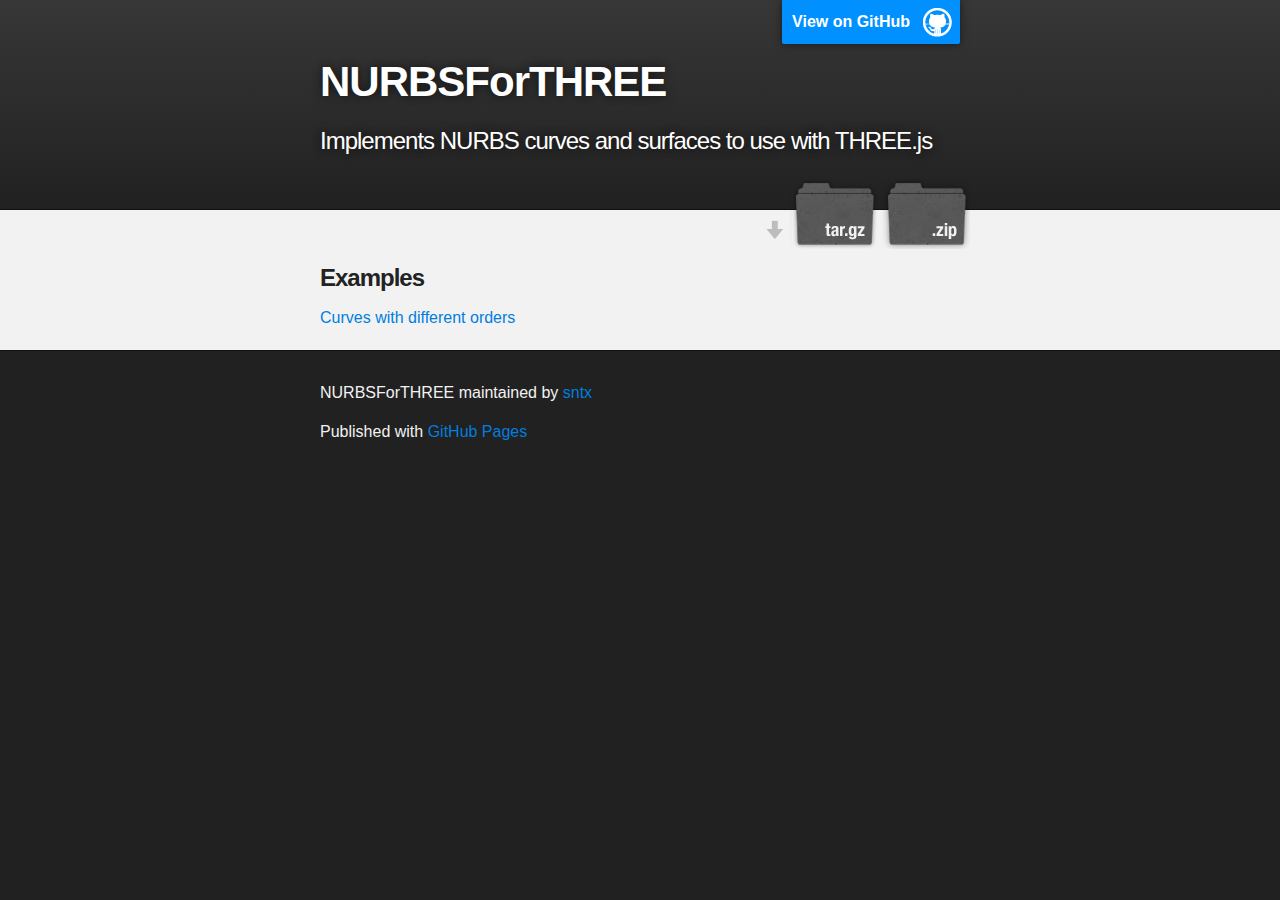
<file: index.html>
<!DOCTYPE html>
<html>

  <head>
    <meta charset='utf-8' />
    <meta http-equiv="X-UA-Compatible" content="chrome=1" />
    <meta name="description" content="NURBSForTHREE : Implements NURBS curves and surfaces to use with THREE.js" />

    <link rel="stylesheet" type="text/css" media="screen" href="stylesheets/stylesheet.css">

    <title>NURBSForTHREE</title>
  </head>

  <body>

    <!-- HEADER -->
    <div id="header_wrap" class="outer">
        <header class="inner">
          <a id="forkme_banner" href="https://github.com/sntx/NURBSForTHREE">View on GitHub</a>

          <h1 id="project_title">NURBSForTHREE</h1>
          <h2 id="project_tagline">Implements NURBS curves and surfaces to use with THREE.js</h2>

            <section id="downloads">
              <a class="zip_download_link" href="https://github.com/sntx/NURBSForTHREE/zipball/master">Download this project as a .zip file</a>
              <a class="tar_download_link" href="https://github.com/sntx/NURBSForTHREE/tarball/master">Download this project as a tar.gz file</a>
            </section>
        </header>
    </div>

    <!-- MAIN CONTENT -->
    <div id="main_content_wrap" class="outer">
      <section id="main_content" class="inner">
        <h3>Examples</h3>
        <a href="examples/curve_different_orders/index.html">
        Curves with different orders</a>
      </section>
    </div>

    <!-- FOOTER  -->
    <div id="footer_wrap" class="outer">
      <footer class="inner">
        <p class="copyright">NURBSForTHREE maintained by <a href="https://github.com/sntx">sntx</a></p>
        <p>Published with <a href="http://pages.github.com">GitHub Pages</a></p>
      </footer>
    </div>

    

  </body>
</html>
</file>
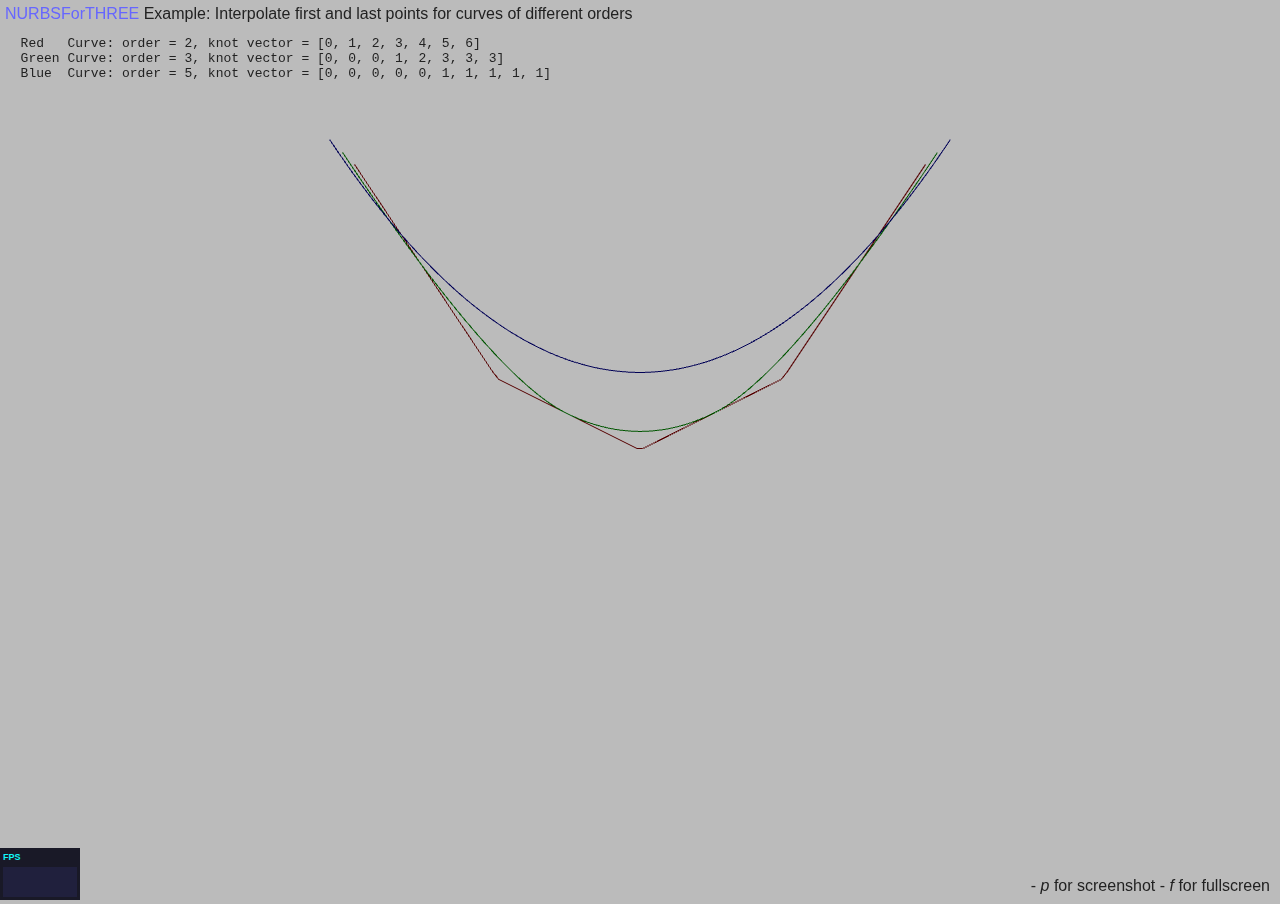
<file: examples/curve_different_orders/index.html>
<!doctype html>
<html>
  <head>
    <title>NURBSForTHREE Example</title>
    <meta charset="utf-8">
    <meta name="viewport" content="width=device-width, user-scalable=no, minimum-scale=1.0, maximum-scale=1.0">
    
      
    <script src="vendor/three.js/Three.js"></script>
    <script src="vendor/three.js/Detector.js"></script>
    <!-- https://github.com/mrdoob/stats.js -->
    <script src="vendor/three.js/Stats.js"></script>

    <script src="vendor/threex/THREEx.screenshot.js"></script>
    <script src="vendor/threex/THREEx.FullScreen.js"></script>
    <script src="vendor/threex/THREEx.WindowResize.js"></script>
    <script src="vendor/threex.dragpancontrols.js"></script>

    <script src="NURBSForTHREE/NURBSCurve.js"></script>
    <script src="NURBSForTHREE/NURBSUtils.js"></script>

    <link  href="css/main.css" rel="stylesheet"/>
  </head>
<body>
  <!-- three.js container -->
      <div id="container"></div>
  <!-- info on screen display -->
  <div id="info">
    <div class="top">
      <a href="https://github.com/sntx/nurbsforthree">NURBSForTHREE</a>
      Example: Interpolate first and last points for curves of different 
      orders<br/>
    <div class="notes">
      <pre>
  Red   Curve: order = 2, knot vector = [0, 1, 2, 3, 4, 5, 6]
  Green Curve: order = 3, knot vector = [0, 0, 0, 1, 2, 3, 3, 3]
  Blue  Curve: order = 5, knot vector = [0, 0, 0, 0, 0, 1, 1, 1, 1, 1]
      </pre>
    </div>
    </div>
    <div class="bottom" id="inlineDoc" >
      - <i>p</i> for screenshot
    </div> 
  </div> 

  <script type="text/javascript">
    var stats, scene, renderer;
    var camera, cameraControl;


    if( !init() )  animate();

    // init the scene
    function init(){

      if( Detector.webgl ){
        renderer = new THREE.WebGLRenderer({
          antialias    : true,  // to get smoother output
          preserveDrawingBuffer  : true  // to allow screenshot
        });
        renderer.setClearColorHex( 0xBBBBBB, 1 );
      // uncomment if webgl is required
      //}else{
      //  Detector.addGetWebGLMessage();
      //  return true;
      }else{
        renderer  = new THREE.CanvasRenderer();
      }
      renderer.setSize( window.innerWidth, window.innerHeight );
      document.getElementById('container').appendChild(renderer.domElement);

      // add Stats.js - https://github.com/mrdoob/stats.js
      stats = new Stats();
      stats.domElement.style.position  = 'absolute';
      stats.domElement.style.bottom  = '0px';
      document.body.appendChild( stats.domElement );

      // create a scene
      scene = new THREE.Scene();

      // put a camera in the scene
      camera = new THREE.PerspectiveCamera(35, window.innerWidth / window.innerHeight, 1, 10000 );
      camera.position.set(0, 0, 5);
      scene.add(camera);

      // create a camera contol
      cameraControls  = new THREEx.DragPanControls(camera)

      // transparently support window resize
      THREEx.WindowResize.bind(renderer, camera);
      // allow 'p' to make screenshot
      THREEx.Screenshot.bindKey(renderer);
      // allow 'f' to go fullscreen where this feature is supported
      if( THREEx.FullScreen.available() ){
        THREEx.FullScreen.bindKey();    
        document.getElementById('inlineDoc').innerHTML  += "- <i>f</i> for fullscreen";
      }


      // Create a list of control points
      var points1 = [new THREE.Vector3(-1,   1,    0),
                     new THREE.Vector3(-0.5, 0.25, 0),
                     new THREE.Vector3( 0,   0,    0),
                     new THREE.Vector3( 0.5, 0.25, 0),
                     new THREE.Vector3( 1,   1,    0)];

      var points2 = [new THREE.Vector3(-1,   1,    0.2),
                     new THREE.Vector3(-0.5, 0.25, 0.2),
                     new THREE.Vector3( 0,   0,    0.2),
                     new THREE.Vector3( 0.5, 0.25, 0.2),
                     new THREE.Vector3( 1,   1,    0.2)];

      var points3 = [new THREE.Vector3(-1,   1,    0.4),
                     new THREE.Vector3(-0.5, 0.25, 0.4),
                     new THREE.Vector3( 0,   0,    0.4),
                     new THREE.Vector3( 0.5, 0.25, 0.4),
                     new THREE.Vector3( 1,   1,    0.4)];

      // Higher orders produce smoother curves
      var order1 = 2;
      var order2 = 3;
      var order3 = 5;

      // Note that in order to interpolate a point, a value in the knot vector 
      // needs to be repeated as many times as the curve's order.
      //
      // Also, a curve of order 2 produces straight lines connecting the control 
      // points
      //
      var knots1 = [0, 1, 2, 3, 4, 5, 6];
      var knots2 = [0, 0, 0, 1, 2, 3, 3, 3];
      var knots3 = [0, 0, 0, 0, 0, 1, 1, 1, 1, 1];

      // Create the logical representaion of the curves
      var curve1 = new THREE.NURBSCurve(points1, knots1, order1);
      var curve2 = new THREE.NURBSCurve(points2, knots2, order2);
      var curve3 = new THREE.NURBSCurve(points3, knots3, order3);

      // create the curve geometries with resolution of 100 vertices
      var geometry1 = new THREE.NURBSCurveGeometry(curve1, 100);
      var geometry2 = new THREE.NURBSCurveGeometry(curve2, 100);
      var geometry3 = new THREE.NURBSCurveGeometry(curve3, 100);


      var material1 = new THREE.LineBasicMaterial({color:     0x550000,
                                                   opacity:   1,
                                                   linewidth: 2});
      var material2 = new THREE.LineBasicMaterial({color:     0x005500,
                                                   opacity:   1,
                                                   linewidth: 2});
      var material3 = new THREE.LineBasicMaterial({color:     0x000055,
                                                   opacity:   1,
                                                   linewidth: 2});

      var mesh1 = new THREE.Line(geometry1, material1);
      var mesh2 = new THREE.Line(geometry2, material2);
      var mesh3 = new THREE.Line(geometry3, material3);

      scene.add(mesh1);
      scene.add(mesh2);
      scene.add(mesh3);
    }

    // animation loop
    function animate() {

      // loop on request animation loop
      // - it has to be at the begining of the function
      // - see details at http://my.opera.com/emoller/blog/2011/12/20/requestanimationframe-for-smart-er-animating
      requestAnimationFrame( animate );

      // do the render
      render();

      // update stats
      stats.update();
    }

    // render the scene
    function render() {

      // update camera controls
      cameraControls.update();

      // actually render the scene
      renderer.render( scene, camera );
    }
  </script>
</body>
</html>
</file>
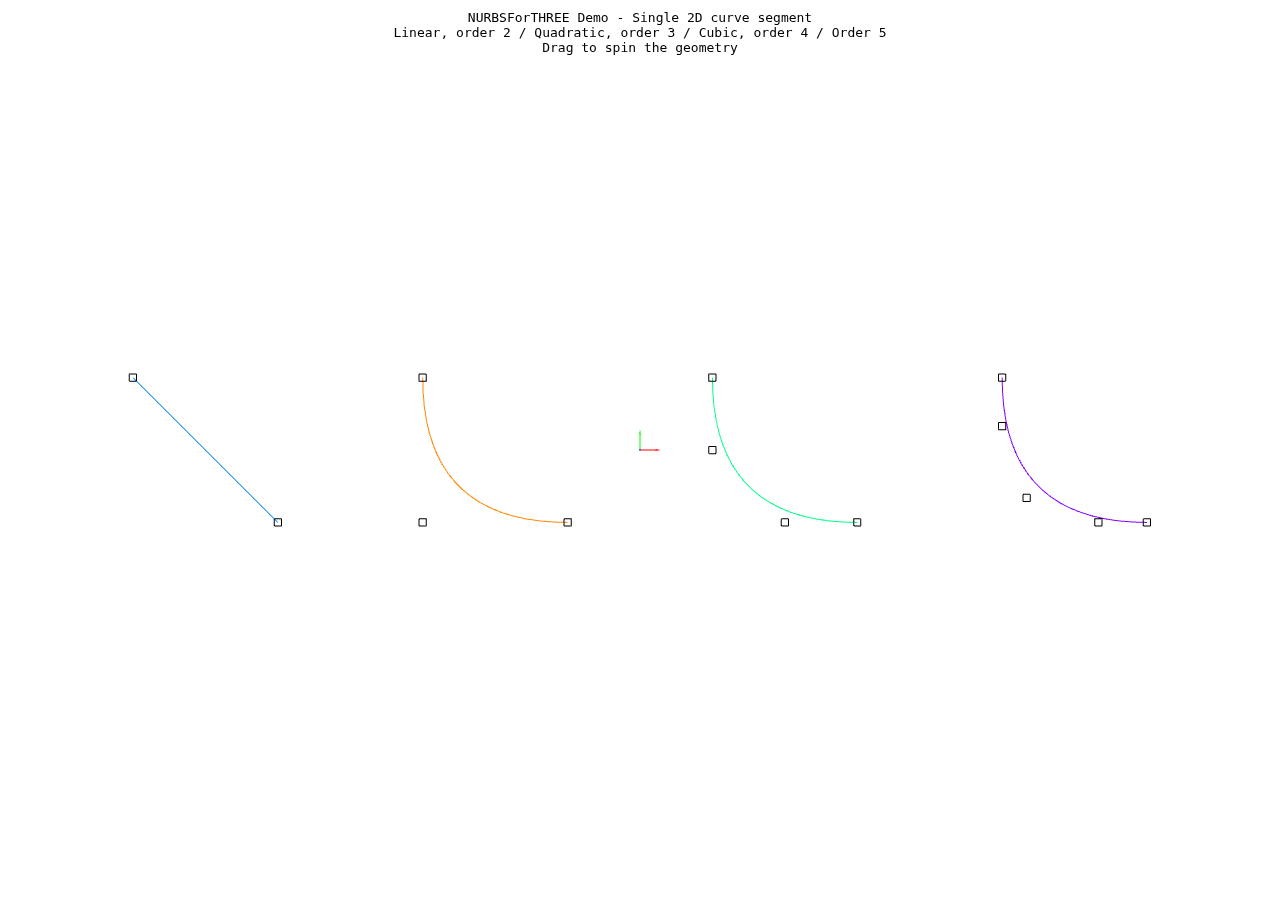
<file: examples/curve_different_orders_2/index.html>
<html>	<head>		<script src="vendor/three.js/Three.js"></script>		<script src="vendor/three.js/Detector.js"></script>		<script src="vendor/three.js/Stats.js"></script>				<script src="NURBSForTHREE/NURBSCurve.js"></script>		<script src="NURBSForTHREE/NURBSUtils.js"></script>		<style type="text/css">			body {				margin: 0px;				padding: 0px;			}		</style>		<title>NURBS Demo - Single curve segment</title>	</head>	<body>		<script>		container = document.createElement( 'div' );		document.body.appendChild( container );		info = document.createElement( 'div' );		info.style.position = 'absolute';		info.style.top = '10px';		info.style.width = '100%';		info.style.textAlign = 'center';		info.innerHTML = '<code>NURBSForTHREE Demo - Single 2D curve segment<BR>Linear, order 2  / Quadratic, order 3  / Cubic, order 4  / Order 5<BR>Drag to spin the geometry</code>';		container.appendChild( info );		var renderer = new THREE.WebGLRenderer({antialias: true});		renderer.setSize(document.body.clientWidth, document.body.clientHeight);		document.body.appendChild(renderer.domElement);				var width = renderer.domElement.width;		var height = renderer.domElement.height;				var paused = false;		var last = new Date().getTime();				var scene = new THREE.Scene();		var group = new THREE.Object3D();				var camera = new THREE.PerspectiveCamera( 45, width/height, 1, 10000 );		camera.position.z = 150;		scene.add(camera);				var axes = new THREE.AxisHelper();		axes.scale.x = axes.scale.y = axes.scale.z = 0.025;		group.add(axes);		controls = new THREE.TrackballControls( camera );		material = new THREE.LineBasicMaterial( { color: 0xff0088, opacity: 1, linewidth: 1 } );		var geometryPt = new THREE.PlaneGeometry( 1, 1 );		//NURBS linear curve, order 2				points2 = [];		points2.push( new THREE.Vector3 ( -10, 10, 0 ) );		points2.push( new THREE.Vector3 ( 10, -10, 0 ) );		knots2 = [0,0,1,1];//5 points, order 2, multiplicity = order		order2 = 2;//order 2 = degree 1 = linear		curve2 = new THREE.NURBSCurve ( points2, knots2, order2 );		var bspline2 = THREE.NURBSCurveGeometry ( curve2, 20 );		var geometry2 = new THREE.Geometry();				//draw the control points		var controlPoint=[];		for ( i = 0; i < points2.length ; i ++ ) {			controlPoint[i]  = new THREE.Mesh( geometryPt, new THREE.MeshLambertMaterial( { color: 0xff8800, wireframe: true } ) );			controlPoint[i].position = points2[i];			controlPoint[i].position.x += -60;			group.add( controlPoint[i] );		}		//draw the line		for ( i = 0; i < bspline2.length; ++ i ) {			geometry2.vertices.push( bspline2[i] );		}		var line2 = new THREE.Line( geometry2, new THREE.LineBasicMaterial( { color: 0x0088ff, opacity: 1 } ) );		line2.position.set( -60, 0, 0 );		group.add( line2 );						//NURBS quadratic curve, order 3				points3 = [];		points3.push( new THREE.Vector3 ( -10, 10, 0 ) );		points3.push( new THREE.Vector3 ( -10, -10, 0 ) );		points3.push( new THREE.Vector3 ( 10, -10, 0 ) );		knots3 = [0,0,0,1,1,1];//5 points, order 3, multiplicity = order		order3 = 3;//order 3 = degree 2 = quadratic		curve3 = new THREE.NURBSCurve ( points3, knots3, order3 );		var bspline3 = THREE.NURBSCurveGeometry ( curve3, 20 );		var geometry3 = new THREE.Geometry();				//draw the control points		var controlPoint=[];		for ( i = 0; i < points3.length ; i ++ ) {			controlPoint[i]  = new THREE.Mesh( geometryPt, new THREE.MeshLambertMaterial( { color: 0x000000, wireframe: true } ) );			controlPoint[i].position = points3[i];			controlPoint[i].position.x += -20;			group.add( controlPoint[i] );		}		//draw the line		for ( i = 0; i < bspline3.length; ++ i ) {			geometry3.vertices.push( bspline3[i] );		}		var line3 = new THREE.Line( geometry3, new THREE.LineBasicMaterial( { color: 0xff8800, opacity: 1 } ) );		line3.position.set( -20, 0, 0 );		group.add( line3 );						//NURBS cubic curve, order 4				points4 = [];		points4.push( new THREE.Vector3 ( -10, 10, 0 ) );		points4.push( new THREE.Vector3 ( -10, 0, 0 ) );		points4.push( new THREE.Vector3 ( 0, -10, 0 ) );		points4.push( new THREE.Vector3 ( 10, -10, 0 ) );		knots4 = [0,0,0,0,1,1,1,1];//5 points, order 4, multiplicity = order		order4 = 4;//order 4 = degree 3 = cubic		curve4 = new THREE.NURBSCurve ( points4, knots4, order4 );		var bspline4 = THREE.NURBSCurveGeometry ( curve4, 20 );		var geometry4 = new THREE.Geometry();				//draw the control points		var controlPoint=[];		for ( i = 0; i < points4.length ; i ++ ) {			controlPoint[i]  = new THREE.Mesh( geometryPt, new THREE.MeshLambertMaterial( { color: 0x000000, wireframe: true } ) );			controlPoint[i].position = points4[i];			controlPoint[i].position.x += 20;			group.add( controlPoint[i] );		}		//draw the line		for ( i = 0; i < bspline4.length; ++ i ) {			geometry4.vertices.push( bspline3[i] );		}		var line4 = new THREE.Line( geometry4, new THREE.LineBasicMaterial( { color: 0x00ff88, opacity: 1 } ) );		line4.position.set( 20, 0, 0 );		group.add( line4 );								points5 = [];		points5.push( new THREE.Vector3 ( -10, 10, 0 ) );		points5.push( new THREE.Vector3 ( -10, 3.3, 0 ) );		points5.push( new THREE.Vector3 ( -6.6, -6.6, 0 ) );		points5.push( new THREE.Vector3 ( 3.3, -10, 0 ) );		points5.push( new THREE.Vector3 ( 10, -10, 0 ) );		knots5 = [0,0,0,0,0,1,1,1,1,1];//5 points, order 5, multiplicity = order		order5 = 5;//order 5 = degree 4		curve5 = new THREE.NURBSCurve ( points5, knots5, order5 );		var bspline5 = THREE.NURBSCurveGeometry ( curve5, 20 );		var geometry5 = new THREE.Geometry();				//draw the control points		var controlPoint=[];		for ( i = 0; i < points5.length ; i ++ ) {			controlPoint[i]  = new THREE.Mesh( geometryPt, new THREE.MeshLambertMaterial( { color: 0x000000, wireframe: true } ) );			controlPoint[i].position = points5[i];			controlPoint[i].position.x += 60;			group.add( controlPoint[i] );		}		//draw the line		for ( i = 0; i < bspline5.length; ++ i ) {			geometry5.vertices.push( bspline3[i] );		}		var line5 = new THREE.Line( geometry3, new THREE.LineBasicMaterial( { color: 0x8800ff, opacity: 1 } ) );		line5.position.set( 60, 0, 0 );		group.add( line5 );		scene.add( group );		function animate(t) {			if (!paused) {				last = t;				renderer.clear();				camera.lookAt( scene.position );				renderer.render(scene, camera);			}			window.requestAnimationFrame(animate, renderer.domElement);			render();		};		animate(new Date().getTime());		onmessage = function(ev) {		paused = (ev.data == 'pause');		};				function render() {			controls.update();			renderer.render( scene, camera );		}    	</script>	</body></html>
</file>
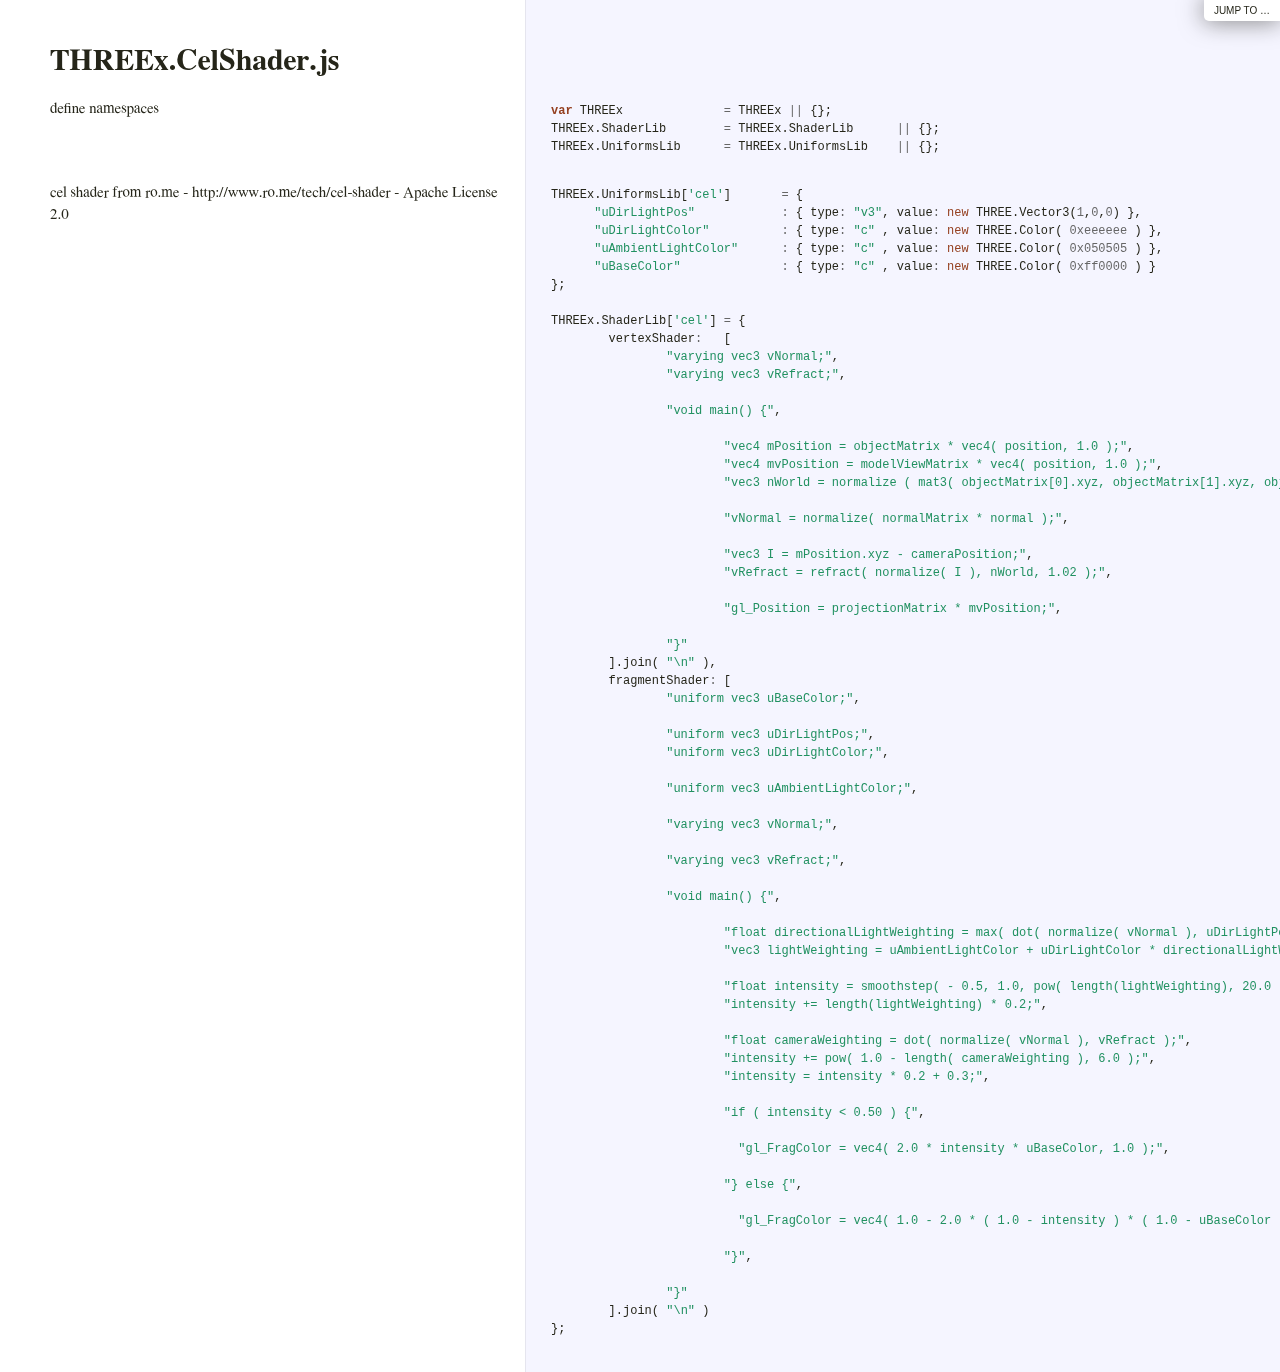
<file: examples/curve_different_orders/vendor/threex/docs/THREEx.CelShader.html>
<!DOCTYPE html>  <html> <head>   <title>THREEx.CelShader.js</title>   <meta http-equiv="content-type" content="text/html; charset=UTF-8">   <link rel="stylesheet" media="all" href="docco.css" /> </head> <body>   <div id="container">     <div id="background"></div>            <div id="jump_to">         Jump To &hellip;         <div id="jump_wrapper">           <div id="jump_page">                                           <a class="source" href="THREEx.CelShader.html">                 THREEx.CelShader.js               </a>                                           <a class="source" href="THREEx.DeviceOrientationState.html">                 THREEx.DeviceOrientationState.js               </a>                                           <a class="source" href="THREEx.FullScreen.html">                 THREEx.FullScreen.js               </a>                                           <a class="source" href="THREEx.GeometryUtils.html">                 THREEx.GeometryUtils.js               </a>                                           <a class="source" href="THREEx.GeometryWobble.html">                 THREEx.GeometryWobble.js               </a>                                           <a class="source" href="THREEx.KeyboardState.html">                 THREEx.KeyboardState.js               </a>                                           <a class="source" href="THREEx.LogoTurtle.html">                 THREEx.LogoTurtle.js               </a>                                           <a class="source" href="THREEx.PlasmaShader.html">                 THREEx.PlasmaShader.js               </a>                                           <a class="source" href="THREEx.SkyMap.html">                 THREEx.SkyMap.js               </a>                                           <a class="source" href="THREEx.WindowResize.html">                 THREEx.WindowResize.js               </a>                                           <a class="source" href="THREEx.glCapability.html">                 THREEx.glCapability.js               </a>                                           <a class="source" href="THREEx.requestAnimationFrame.html">                 THREEx.requestAnimationFrame.js               </a>                                           <a class="source" href="THREEx.screenshot.html">                 THREEx.screenshot.js               </a>                                           <a class="source" href="threex.embedded.html">                 threex.embedded.js               </a>                        </div>         </div>       </div>          <table cellpadding="0" cellspacing="0">       <thead>         <tr>           <th class="docs">             <h1>               THREEx.CelShader.js             </h1>           </th>           <th class="code">           </th>         </tr>       </thead>       <tbody>                               <tr id="section-1">             <td class="docs">               <div class="pilwrap">                 <a class="pilcrow" href="#section-1">&#182;</a>               </div>               <p>define namespaces</p>             </td>             <td class="code">               <div class="highlight"><pre><span class="kd">var</span> <span class="nx">THREEx</span>		<span class="o">=</span> <span class="nx">THREEx</span> <span class="o">||</span> <span class="p">{};</span>
<span class="nx">THREEx</span><span class="p">.</span><span class="nx">ShaderLib</span>	<span class="o">=</span> <span class="nx">THREEx</span><span class="p">.</span><span class="nx">ShaderLib</span>	<span class="o">||</span> <span class="p">{};</span>
<span class="nx">THREEx</span><span class="p">.</span><span class="nx">UniformsLib</span>	<span class="o">=</span> <span class="nx">THREEx</span><span class="p">.</span><span class="nx">UniformsLib</span>	<span class="o">||</span> <span class="p">{};</span></pre></div>             </td>           </tr>                               <tr id="section-2">             <td class="docs">               <div class="pilwrap">                 <a class="pilcrow" href="#section-2">&#182;</a>               </div>               <p>cel shader from ro.me - http://www.ro.me/tech/cel-shader - Apache License 2.0</p>             </td>             <td class="code">               <div class="highlight"><pre><span class="nx">THREEx</span><span class="p">.</span><span class="nx">UniformsLib</span><span class="p">[</span><span class="s1">&#39;cel&#39;</span><span class="p">]</span>	<span class="o">=</span> <span class="p">{</span>
      <span class="s2">&quot;uDirLightPos&quot;</span>		<span class="o">:</span> <span class="p">{</span> <span class="nx">type</span><span class="o">:</span> <span class="s2">&quot;v3&quot;</span><span class="p">,</span> <span class="nx">value</span><span class="o">:</span> <span class="k">new</span> <span class="nx">THREE</span><span class="p">.</span><span class="nx">Vector3</span><span class="p">(</span><span class="mi">1</span><span class="p">,</span><span class="mi">0</span><span class="p">,</span><span class="mi">0</span><span class="p">)</span> <span class="p">},</span>
      <span class="s2">&quot;uDirLightColor&quot;</span>		<span class="o">:</span> <span class="p">{</span> <span class="nx">type</span><span class="o">:</span> <span class="s2">&quot;c&quot;</span> <span class="p">,</span> <span class="nx">value</span><span class="o">:</span> <span class="k">new</span> <span class="nx">THREE</span><span class="p">.</span><span class="nx">Color</span><span class="p">(</span> <span class="mh">0xeeeeee</span> <span class="p">)</span> <span class="p">},</span>
      <span class="s2">&quot;uAmbientLightColor&quot;</span>	<span class="o">:</span> <span class="p">{</span> <span class="nx">type</span><span class="o">:</span> <span class="s2">&quot;c&quot;</span> <span class="p">,</span> <span class="nx">value</span><span class="o">:</span> <span class="k">new</span> <span class="nx">THREE</span><span class="p">.</span><span class="nx">Color</span><span class="p">(</span> <span class="mh">0x050505</span> <span class="p">)</span> <span class="p">},</span>
      <span class="s2">&quot;uBaseColor&quot;</span>		<span class="o">:</span> <span class="p">{</span> <span class="nx">type</span><span class="o">:</span> <span class="s2">&quot;c&quot;</span> <span class="p">,</span> <span class="nx">value</span><span class="o">:</span> <span class="k">new</span> <span class="nx">THREE</span><span class="p">.</span><span class="nx">Color</span><span class="p">(</span> <span class="mh">0xff0000</span> <span class="p">)</span> <span class="p">}</span>
<span class="p">};</span>

<span class="nx">THREEx</span><span class="p">.</span><span class="nx">ShaderLib</span><span class="p">[</span><span class="s1">&#39;cel&#39;</span><span class="p">]</span>	<span class="o">=</span> <span class="p">{</span>
	<span class="nx">vertexShader</span><span class="o">:</span>	<span class="p">[</span>
		<span class="s2">&quot;varying vec3 vNormal;&quot;</span><span class="p">,</span>
		<span class="s2">&quot;varying vec3 vRefract;&quot;</span><span class="p">,</span>
		
		<span class="s2">&quot;void main() {&quot;</span><span class="p">,</span>
		
			<span class="s2">&quot;vec4 mPosition = objectMatrix * vec4( position, 1.0 );&quot;</span><span class="p">,</span>
			<span class="s2">&quot;vec4 mvPosition = modelViewMatrix * vec4( position, 1.0 );&quot;</span><span class="p">,</span>
			<span class="s2">&quot;vec3 nWorld = normalize ( mat3( objectMatrix[0].xyz, objectMatrix[1].xyz, objectMatrix[2].xyz ) * normal );&quot;</span><span class="p">,</span>
		      
			<span class="s2">&quot;vNormal = normalize( normalMatrix * normal );&quot;</span><span class="p">,</span>
		      
			<span class="s2">&quot;vec3 I = mPosition.xyz - cameraPosition;&quot;</span><span class="p">,</span>
			<span class="s2">&quot;vRefract = refract( normalize( I ), nWorld, 1.02 );&quot;</span><span class="p">,</span>
		      
			<span class="s2">&quot;gl_Position = projectionMatrix * mvPosition;&quot;</span><span class="p">,</span>
		
		<span class="s2">&quot;}&quot;</span>		
	<span class="p">].</span><span class="nx">join</span><span class="p">(</span> <span class="s2">&quot;\n&quot;</span> <span class="p">),</span>
	<span class="nx">fragmentShader</span><span class="o">:</span> <span class="p">[</span>
		<span class="s2">&quot;uniform vec3 uBaseColor;&quot;</span><span class="p">,</span>
		
		<span class="s2">&quot;uniform vec3 uDirLightPos;&quot;</span><span class="p">,</span>
		<span class="s2">&quot;uniform vec3 uDirLightColor;&quot;</span><span class="p">,</span>
		
		<span class="s2">&quot;uniform vec3 uAmbientLightColor;&quot;</span><span class="p">,</span>
		
		<span class="s2">&quot;varying vec3 vNormal;&quot;</span><span class="p">,</span>
		
		<span class="s2">&quot;varying vec3 vRefract;&quot;</span><span class="p">,</span>
		
		<span class="s2">&quot;void main() {&quot;</span><span class="p">,</span>
		
			<span class="s2">&quot;float directionalLightWeighting = max( dot( normalize( vNormal ), uDirLightPos ), 0.0);&quot;</span><span class="p">,</span>
			<span class="s2">&quot;vec3 lightWeighting = uAmbientLightColor + uDirLightColor * directionalLightWeighting;&quot;</span><span class="p">,</span>
		      
			<span class="s2">&quot;float intensity = smoothstep( - 0.5, 1.0, pow( length(lightWeighting), 20.0 ) );&quot;</span><span class="p">,</span>
			<span class="s2">&quot;intensity += length(lightWeighting) * 0.2;&quot;</span><span class="p">,</span>
		      
			<span class="s2">&quot;float cameraWeighting = dot( normalize( vNormal ), vRefract );&quot;</span><span class="p">,</span>
			<span class="s2">&quot;intensity += pow( 1.0 - length( cameraWeighting ), 6.0 );&quot;</span><span class="p">,</span>
			<span class="s2">&quot;intensity = intensity * 0.2 + 0.3;&quot;</span><span class="p">,</span>
		      
			<span class="s2">&quot;if ( intensity &lt; 0.50 ) {&quot;</span><span class="p">,</span>
		      
			  <span class="s2">&quot;gl_FragColor = vec4( 2.0 * intensity * uBaseColor, 1.0 );&quot;</span><span class="p">,</span>
		      
			<span class="s2">&quot;} else {&quot;</span><span class="p">,</span>
		      
			  <span class="s2">&quot;gl_FragColor = vec4( 1.0 - 2.0 * ( 1.0 - intensity ) * ( 1.0 - uBaseColor ), 1.0 );&quot;</span><span class="p">,</span>
		      
			<span class="s2">&quot;}&quot;</span><span class="p">,</span>
		
		<span class="s2">&quot;}&quot;</span>		
	<span class="p">].</span><span class="nx">join</span><span class="p">(</span> <span class="s2">&quot;\n&quot;</span> <span class="p">)</span>
<span class="p">};</span>

</pre></div>             </td>           </tr>                </tbody>     </table>   </div> </body> </html>
</file>
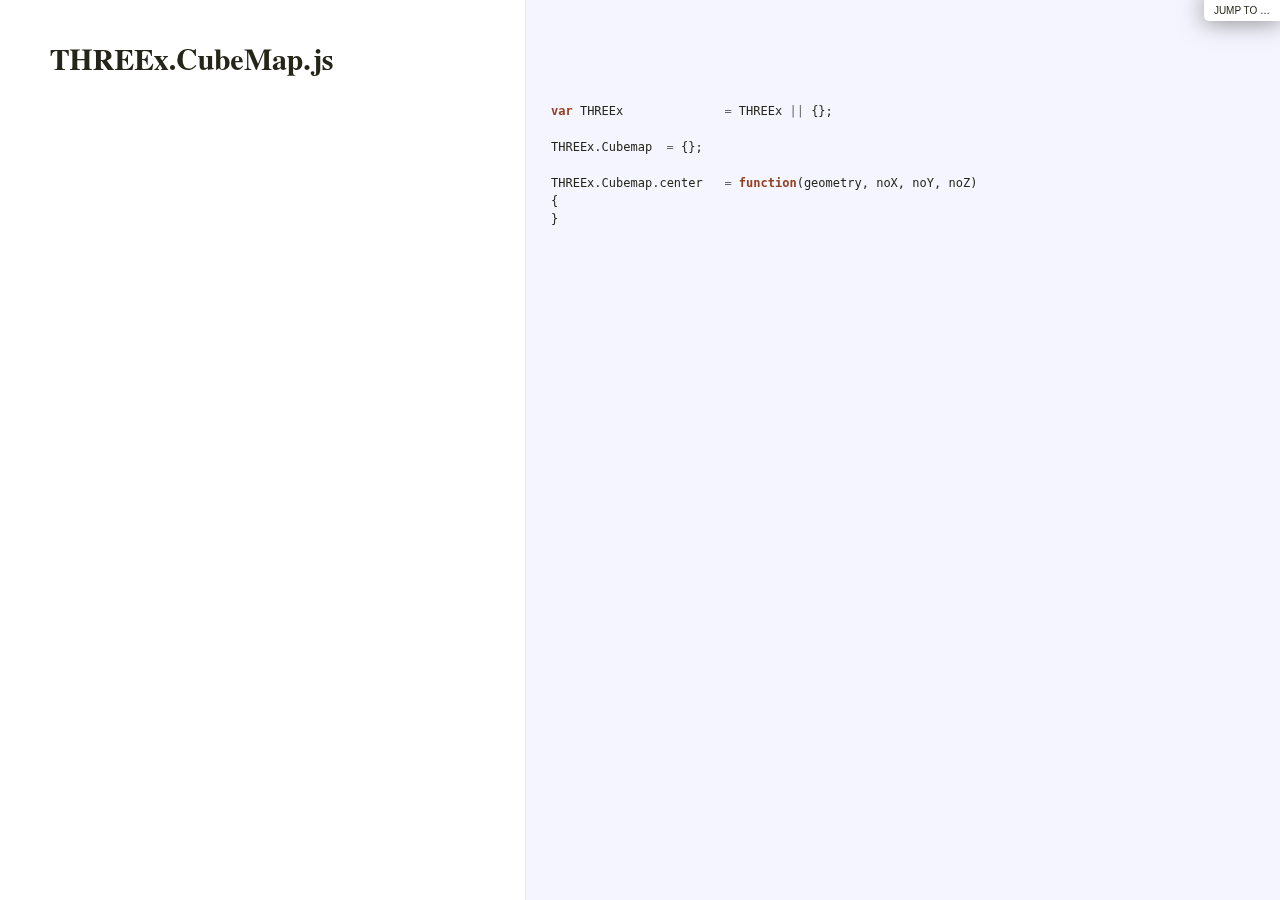
<file: examples/curve_different_orders/vendor/threex/docs/THREEx.CubeMap.html>
<!DOCTYPE html>  <html> <head>   <title>THREEx.CubeMap.js</title>   <meta http-equiv="content-type" content="text/html; charset=UTF-8">   <link rel="stylesheet" media="all" href="docco.css" /> </head> <body>   <div id="container">     <div id="background"></div>            <div id="jump_to">         Jump To &hellip;         <div id="jump_wrapper">           <div id="jump_page">                                           <a class="source" href="THREEx.CelShader.html">                 THREEx.CelShader.js               </a>                                           <a class="source" href="THREEx.CubeMap.html">                 THREEx.CubeMap.js               </a>                                           <a class="source" href="THREEx.GeometryUtils.html">                 THREEx.GeometryUtils.js               </a>                                           <a class="source" href="THREEx.GeometryWobble.html">                 THREEx.GeometryWobble.js               </a>                                           <a class="source" href="THREEx.KeyboardState.html">                 THREEx.KeyboardState.js               </a>                                           <a class="source" href="THREEx.LogoTurtle.html">                 THREEx.LogoTurtle.js               </a>                                           <a class="source" href="THREEx.PlasmaShader.html">                 THREEx.PlasmaShader.js               </a>                                           <a class="source" href="THREEx.WindowResize.html">                 THREEx.WindowResize.js               </a>                                           <a class="source" href="THREEx.glCapability.html">                 THREEx.glCapability.js               </a>                                           <a class="source" href="THREEx.requestAnimationFrame.html">                 THREEx.requestAnimationFrame.js               </a>                                           <a class="source" href="THREEx.screenshot.html">                 THREEx.screenshot.js               </a>                        </div>         </div>       </div>          <table cellpadding="0" cellspacing="0">       <thead>         <tr>           <th class="docs">             <h1>               THREEx.CubeMap.js             </h1>           </th>           <th class="code">           </th>         </tr>       </thead>       <tbody>                               <tr id="section-1">             <td class="docs">               <div class="pilwrap">                 <a class="pilcrow" href="#section-1">&#182;</a>               </div>                            </td>             <td class="code">               <div class="highlight"><pre><span class="kd">var</span> <span class="nx">THREEx</span>		<span class="o">=</span> <span class="nx">THREEx</span> <span class="o">||</span> <span class="p">{};</span>

<span class="nx">THREEx</span><span class="p">.</span><span class="nx">Cubemap</span>	<span class="o">=</span> <span class="p">{};</span>

<span class="nx">THREEx</span><span class="p">.</span><span class="nx">Cubemap</span><span class="p">.</span><span class="nx">center</span>	<span class="o">=</span> <span class="kd">function</span><span class="p">(</span><span class="nx">geometry</span><span class="p">,</span> <span class="nx">noX</span><span class="p">,</span> <span class="nx">noY</span><span class="p">,</span> <span class="nx">noZ</span><span class="p">)</span>
<span class="p">{</span>
<span class="p">}</span>

</pre></div>             </td>           </tr>                </tbody>     </table>   </div> </body> </html>
</file>
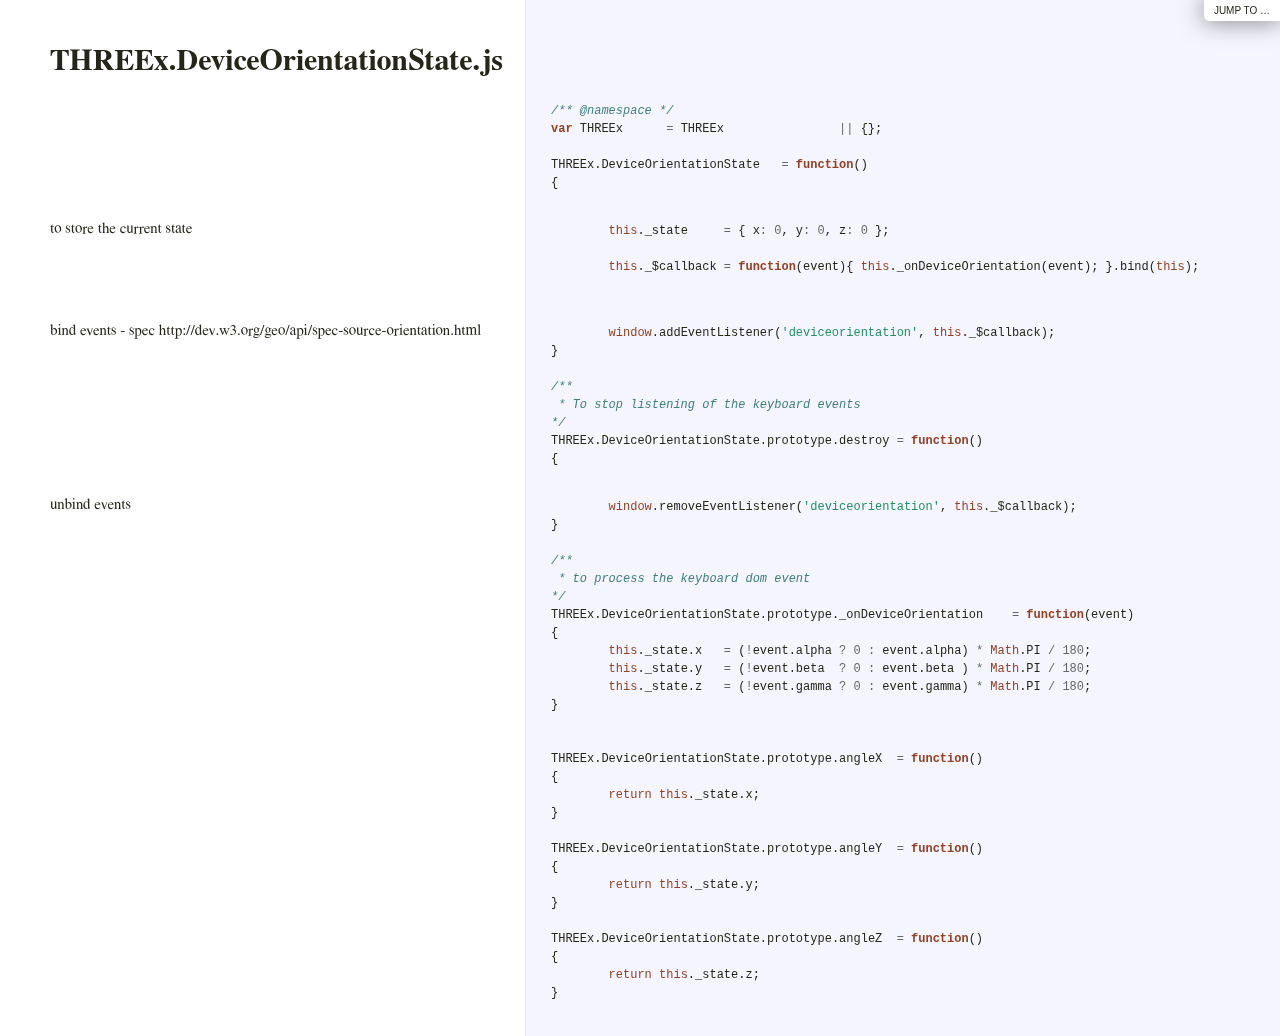
<file: examples/curve_different_orders/vendor/threex/docs/THREEx.DeviceOrientationState.html>
<!DOCTYPE html>  <html> <head>   <title>THREEx.DeviceOrientationState.js</title>   <meta http-equiv="content-type" content="text/html; charset=UTF-8">   <link rel="stylesheet" media="all" href="docco.css" /> </head> <body>   <div id="container">     <div id="background"></div>            <div id="jump_to">         Jump To &hellip;         <div id="jump_wrapper">           <div id="jump_page">                                           <a class="source" href="THREEx.CelShader.html">                 THREEx.CelShader.js               </a>                                           <a class="source" href="THREEx.DeviceOrientationState.html">                 THREEx.DeviceOrientationState.js               </a>                                           <a class="source" href="THREEx.FullScreen.html">                 THREEx.FullScreen.js               </a>                                           <a class="source" href="THREEx.GeometryUtils.html">                 THREEx.GeometryUtils.js               </a>                                           <a class="source" href="THREEx.GeometryWobble.html">                 THREEx.GeometryWobble.js               </a>                                           <a class="source" href="THREEx.KeyboardState.html">                 THREEx.KeyboardState.js               </a>                                           <a class="source" href="THREEx.LogoTurtle.html">                 THREEx.LogoTurtle.js               </a>                                           <a class="source" href="THREEx.PlasmaShader.html">                 THREEx.PlasmaShader.js               </a>                                           <a class="source" href="THREEx.SkyMap.html">                 THREEx.SkyMap.js               </a>                                           <a class="source" href="THREEx.WindowResize.html">                 THREEx.WindowResize.js               </a>                                           <a class="source" href="THREEx.glCapability.html">                 THREEx.glCapability.js               </a>                                           <a class="source" href="THREEx.requestAnimationFrame.html">                 THREEx.requestAnimationFrame.js               </a>                                           <a class="source" href="THREEx.screenshot.html">                 THREEx.screenshot.js               </a>                                           <a class="source" href="threex.embedded.html">                 threex.embedded.js               </a>                        </div>         </div>       </div>          <table cellpadding="0" cellspacing="0">       <thead>         <tr>           <th class="docs">             <h1>               THREEx.DeviceOrientationState.js             </h1>           </th>           <th class="code">           </th>         </tr>       </thead>       <tbody>                               <tr id="section-1">             <td class="docs">               <div class="pilwrap">                 <a class="pilcrow" href="#section-1">&#182;</a>               </div>                            </td>             <td class="code">               <div class="highlight"><pre><span class="cm">/** @namespace */</span>
<span class="kd">var</span> <span class="nx">THREEx</span>	<span class="o">=</span> <span class="nx">THREEx</span> 		<span class="o">||</span> <span class="p">{};</span>

<span class="nx">THREEx</span><span class="p">.</span><span class="nx">DeviceOrientationState</span>	<span class="o">=</span> <span class="kd">function</span><span class="p">()</span>
<span class="p">{</span></pre></div>             </td>           </tr>                               <tr id="section-2">             <td class="docs">               <div class="pilwrap">                 <a class="pilcrow" href="#section-2">&#182;</a>               </div>               <p>to store the current state</p>             </td>             <td class="code">               <div class="highlight"><pre>	<span class="k">this</span><span class="p">.</span><span class="nx">_state</span>	<span class="o">=</span> <span class="p">{</span> <span class="nx">x</span><span class="o">:</span> <span class="mi">0</span><span class="p">,</span> <span class="nx">y</span><span class="o">:</span> <span class="mi">0</span><span class="p">,</span> <span class="nx">z</span><span class="o">:</span> <span class="mi">0</span> <span class="p">};</span>

	<span class="k">this</span><span class="p">.</span><span class="nx">_$callback</span>	<span class="o">=</span> <span class="kd">function</span><span class="p">(</span><span class="nx">event</span><span class="p">){</span> <span class="k">this</span><span class="p">.</span><span class="nx">_onDeviceOrientation</span><span class="p">(</span><span class="nx">event</span><span class="p">);</span> <span class="p">}.</span><span class="nx">bind</span><span class="p">(</span><span class="k">this</span><span class="p">);</span>
	</pre></div>             </td>           </tr>                               <tr id="section-3">             <td class="docs">               <div class="pilwrap">                 <a class="pilcrow" href="#section-3">&#182;</a>               </div>               <p>bind events
- spec http://dev.w3.org/geo/api/spec-source-orientation.html</p>             </td>             <td class="code">               <div class="highlight"><pre>	<span class="nb">window</span><span class="p">.</span><span class="nx">addEventListener</span><span class="p">(</span><span class="s1">&#39;deviceorientation&#39;</span><span class="p">,</span> <span class="k">this</span><span class="p">.</span><span class="nx">_$callback</span><span class="p">);</span>
<span class="p">}</span>

<span class="cm">/**</span>
<span class="cm"> * To stop listening of the keyboard events</span>
<span class="cm">*/</span>
<span class="nx">THREEx</span><span class="p">.</span><span class="nx">DeviceOrientationState</span><span class="p">.</span><span class="nx">prototype</span><span class="p">.</span><span class="nx">destroy</span>	<span class="o">=</span> <span class="kd">function</span><span class="p">()</span>
<span class="p">{</span></pre></div>             </td>           </tr>                               <tr id="section-4">             <td class="docs">               <div class="pilwrap">                 <a class="pilcrow" href="#section-4">&#182;</a>               </div>               <p>unbind events</p>             </td>             <td class="code">               <div class="highlight"><pre>	<span class="nb">window</span><span class="p">.</span><span class="nx">removeEventListener</span><span class="p">(</span><span class="s1">&#39;deviceorientation&#39;</span><span class="p">,</span> <span class="k">this</span><span class="p">.</span><span class="nx">_$callback</span><span class="p">);</span>
<span class="p">}</span>

<span class="cm">/**</span>
<span class="cm"> * to process the keyboard dom event</span>
<span class="cm">*/</span>
<span class="nx">THREEx</span><span class="p">.</span><span class="nx">DeviceOrientationState</span><span class="p">.</span><span class="nx">prototype</span><span class="p">.</span><span class="nx">_onDeviceOrientation</span>	<span class="o">=</span> <span class="kd">function</span><span class="p">(</span><span class="nx">event</span><span class="p">)</span>
<span class="p">{</span>
	<span class="k">this</span><span class="p">.</span><span class="nx">_state</span><span class="p">.</span><span class="nx">x</span>	<span class="o">=</span> <span class="p">(</span><span class="o">!</span><span class="nx">event</span><span class="p">.</span><span class="nx">alpha</span> <span class="o">?</span> <span class="mi">0</span> <span class="o">:</span> <span class="nx">event</span><span class="p">.</span><span class="nx">alpha</span><span class="p">)</span> <span class="o">*</span> <span class="nb">Math</span><span class="p">.</span><span class="nx">PI</span> <span class="o">/</span> <span class="mi">180</span><span class="p">;</span>
	<span class="k">this</span><span class="p">.</span><span class="nx">_state</span><span class="p">.</span><span class="nx">y</span>	<span class="o">=</span> <span class="p">(</span><span class="o">!</span><span class="nx">event</span><span class="p">.</span><span class="nx">beta</span>  <span class="o">?</span> <span class="mi">0</span> <span class="o">:</span> <span class="nx">event</span><span class="p">.</span><span class="nx">beta</span> <span class="p">)</span> <span class="o">*</span> <span class="nb">Math</span><span class="p">.</span><span class="nx">PI</span> <span class="o">/</span> <span class="mi">180</span><span class="p">;</span>
	<span class="k">this</span><span class="p">.</span><span class="nx">_state</span><span class="p">.</span><span class="nx">z</span>	<span class="o">=</span> <span class="p">(</span><span class="o">!</span><span class="nx">event</span><span class="p">.</span><span class="nx">gamma</span> <span class="o">?</span> <span class="mi">0</span> <span class="o">:</span> <span class="nx">event</span><span class="p">.</span><span class="nx">gamma</span><span class="p">)</span> <span class="o">*</span> <span class="nb">Math</span><span class="p">.</span><span class="nx">PI</span> <span class="o">/</span> <span class="mi">180</span><span class="p">;</span>
<span class="p">}</span>


<span class="nx">THREEx</span><span class="p">.</span><span class="nx">DeviceOrientationState</span><span class="p">.</span><span class="nx">prototype</span><span class="p">.</span><span class="nx">angleX</span>	<span class="o">=</span> <span class="kd">function</span><span class="p">()</span>
<span class="p">{</span>
	<span class="k">return</span> <span class="k">this</span><span class="p">.</span><span class="nx">_state</span><span class="p">.</span><span class="nx">x</span><span class="p">;</span>
<span class="p">}</span>

<span class="nx">THREEx</span><span class="p">.</span><span class="nx">DeviceOrientationState</span><span class="p">.</span><span class="nx">prototype</span><span class="p">.</span><span class="nx">angleY</span>	<span class="o">=</span> <span class="kd">function</span><span class="p">()</span>
<span class="p">{</span>
	<span class="k">return</span> <span class="k">this</span><span class="p">.</span><span class="nx">_state</span><span class="p">.</span><span class="nx">y</span><span class="p">;</span>
<span class="p">}</span>

<span class="nx">THREEx</span><span class="p">.</span><span class="nx">DeviceOrientationState</span><span class="p">.</span><span class="nx">prototype</span><span class="p">.</span><span class="nx">angleZ</span>	<span class="o">=</span> <span class="kd">function</span><span class="p">()</span>
<span class="p">{</span>
	<span class="k">return</span> <span class="k">this</span><span class="p">.</span><span class="nx">_state</span><span class="p">.</span><span class="nx">z</span><span class="p">;</span>
<span class="p">}</span>

</pre></div>             </td>           </tr>                </tbody>     </table>   </div> </body> </html>
</file>
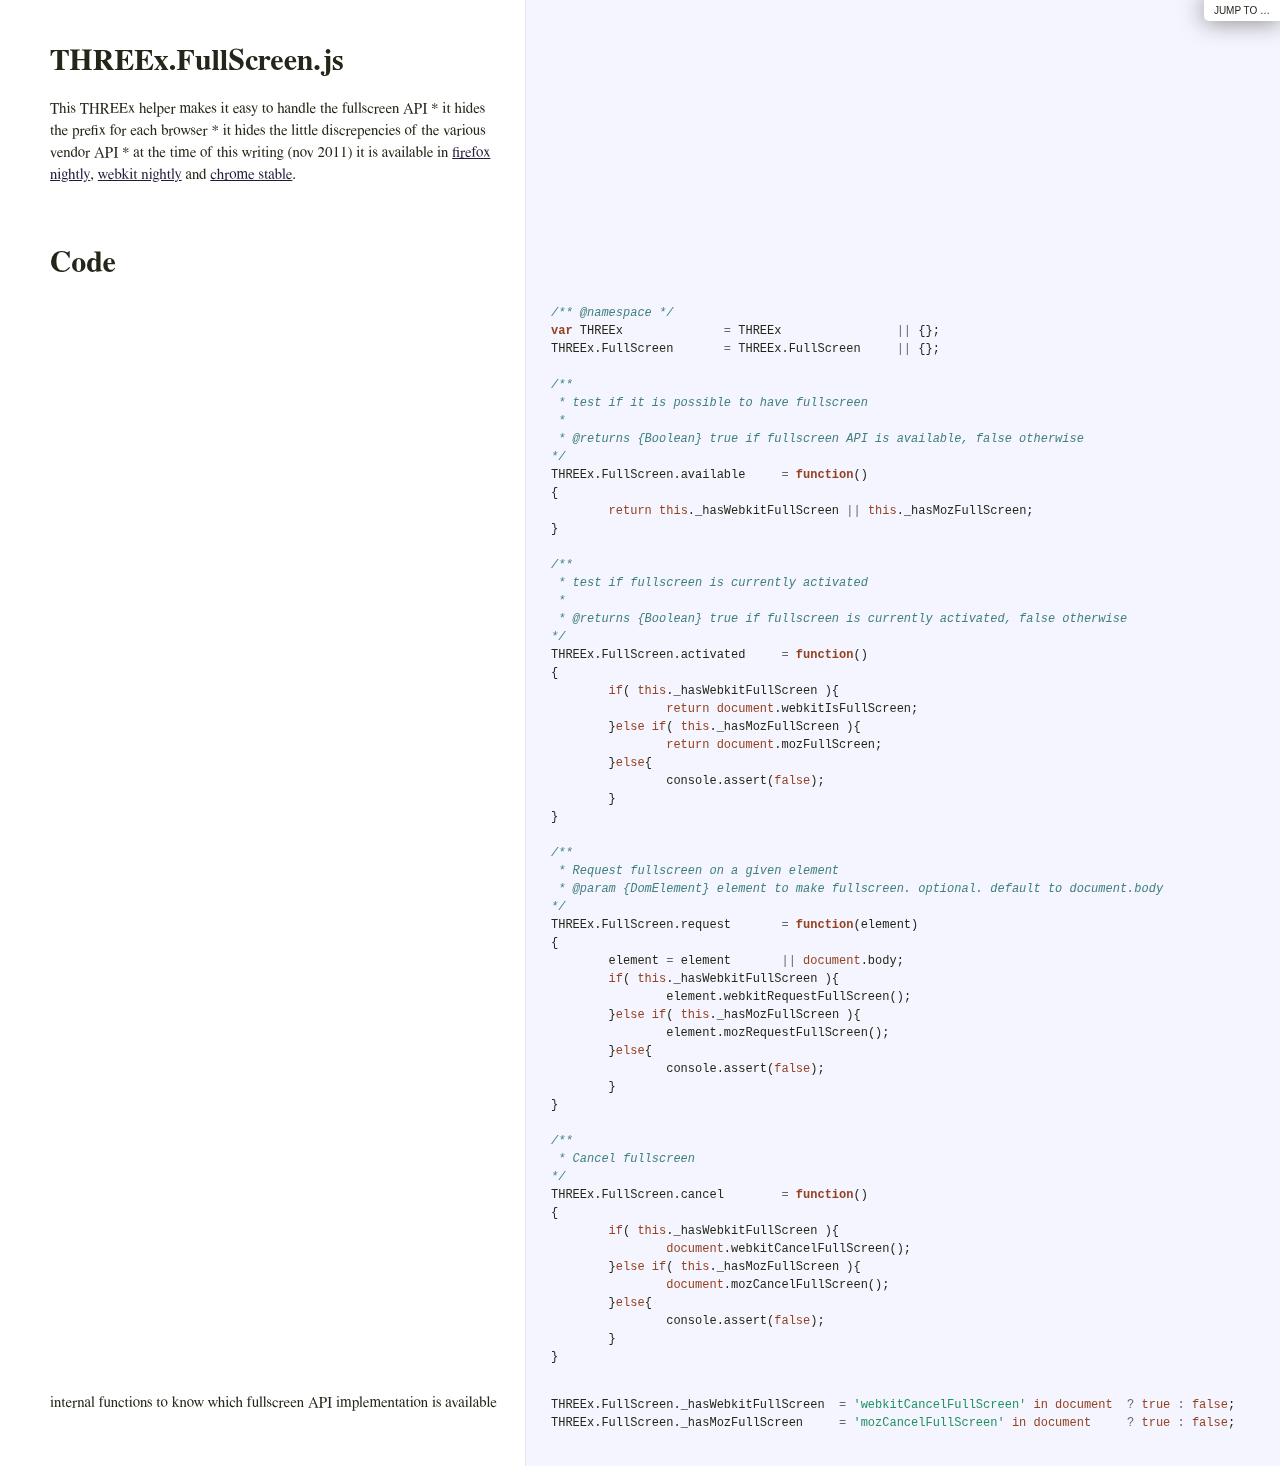
<file: examples/curve_different_orders/vendor/threex/docs/THREEx.FullScreen.html>
<!DOCTYPE html>  <html> <head>   <title>THREEx.FullScreen.js</title>   <meta http-equiv="content-type" content="text/html; charset=UTF-8">   <link rel="stylesheet" media="all" href="docco.css" /> </head> <body>   <div id="container">     <div id="background"></div>            <div id="jump_to">         Jump To &hellip;         <div id="jump_wrapper">           <div id="jump_page">                                           <a class="source" href="THREEx.CelShader.html">                 THREEx.CelShader.js               </a>                                           <a class="source" href="THREEx.DeviceOrientationState.html">                 THREEx.DeviceOrientationState.js               </a>                                           <a class="source" href="THREEx.FullScreen.html">                 THREEx.FullScreen.js               </a>                                           <a class="source" href="THREEx.GeometryUtils.html">                 THREEx.GeometryUtils.js               </a>                                           <a class="source" href="THREEx.GeometryWobble.html">                 THREEx.GeometryWobble.js               </a>                                           <a class="source" href="THREEx.KeyboardState.html">                 THREEx.KeyboardState.js               </a>                                           <a class="source" href="THREEx.LogoTurtle.html">                 THREEx.LogoTurtle.js               </a>                                           <a class="source" href="THREEx.PlasmaShader.html">                 THREEx.PlasmaShader.js               </a>                                           <a class="source" href="THREEx.SkyMap.html">                 THREEx.SkyMap.js               </a>                                           <a class="source" href="THREEx.WindowResize.html">                 THREEx.WindowResize.js               </a>                                           <a class="source" href="THREEx.glCapability.html">                 THREEx.glCapability.js               </a>                                           <a class="source" href="THREEx.requestAnimationFrame.html">                 THREEx.requestAnimationFrame.js               </a>                                           <a class="source" href="THREEx.screenshot.html">                 THREEx.screenshot.js               </a>                                           <a class="source" href="threex.embedded.html">                 threex.embedded.js               </a>                        </div>         </div>       </div>          <table cellpadding="0" cellspacing="0">       <thead>         <tr>           <th class="docs">             <h1>               THREEx.FullScreen.js             </h1>           </th>           <th class="code">           </th>         </tr>       </thead>       <tbody>                               <tr id="section-1">             <td class="docs">               <div class="pilwrap">                 <a class="pilcrow" href="#section-1">&#182;</a>               </div>               <p>This THREEx helper makes it easy to handle the fullscreen API
* it hides the prefix for each browser
* it hides the little discrepencies of the various vendor API
* at the time of this writing (nov 2011) it is available in 
  <a href="http://blog.pearce.org.nz/2011/11/firefoxs-html-full-screen-api-enabled.html">firefox nightly</a>,
  <a href="http://peter.sh/2011/01/javascript-full-screen-api-navigation-timing-and-repeating-css-gradients/">webkit nightly</a> and
  <a href="http://updates.html5rocks.com/2011/10/Let-Your-Content-Do-the-Talking-Fullscreen-API">chrome stable</a>.</p>             </td>             <td class="code">               <div class="highlight"><pre></pre></div>             </td>           </tr>                               <tr id="section-2">             <td class="docs">               <div class="pilwrap">                 <a class="pilcrow" href="#section-2">&#182;</a>               </div>               <h1>Code</h1>             </td>             <td class="code">               <div class="highlight"><pre></pre></div>             </td>           </tr>                               <tr id="section-3">             <td class="docs">               <div class="pilwrap">                 <a class="pilcrow" href="#section-3">&#182;</a>               </div>                            </td>             <td class="code">               <div class="highlight"><pre><span class="cm">/** @namespace */</span>
<span class="kd">var</span> <span class="nx">THREEx</span>		<span class="o">=</span> <span class="nx">THREEx</span> 		<span class="o">||</span> <span class="p">{};</span>
<span class="nx">THREEx</span><span class="p">.</span><span class="nx">FullScreen</span>	<span class="o">=</span> <span class="nx">THREEx</span><span class="p">.</span><span class="nx">FullScreen</span>	<span class="o">||</span> <span class="p">{};</span>

<span class="cm">/**</span>
<span class="cm"> * test if it is possible to have fullscreen</span>
<span class="cm"> * </span>
<span class="cm"> * @returns {Boolean} true if fullscreen API is available, false otherwise</span>
<span class="cm">*/</span>
<span class="nx">THREEx</span><span class="p">.</span><span class="nx">FullScreen</span><span class="p">.</span><span class="nx">available</span>	<span class="o">=</span> <span class="kd">function</span><span class="p">()</span>
<span class="p">{</span>
	<span class="k">return</span> <span class="k">this</span><span class="p">.</span><span class="nx">_hasWebkitFullScreen</span> <span class="o">||</span> <span class="k">this</span><span class="p">.</span><span class="nx">_hasMozFullScreen</span><span class="p">;</span>
<span class="p">}</span>

<span class="cm">/**</span>
<span class="cm"> * test if fullscreen is currently activated</span>
<span class="cm"> * </span>
<span class="cm"> * @returns {Boolean} true if fullscreen is currently activated, false otherwise</span>
<span class="cm">*/</span>
<span class="nx">THREEx</span><span class="p">.</span><span class="nx">FullScreen</span><span class="p">.</span><span class="nx">activated</span>	<span class="o">=</span> <span class="kd">function</span><span class="p">()</span>
<span class="p">{</span>
	<span class="k">if</span><span class="p">(</span> <span class="k">this</span><span class="p">.</span><span class="nx">_hasWebkitFullScreen</span> <span class="p">){</span>
		<span class="k">return</span> <span class="nb">document</span><span class="p">.</span><span class="nx">webkitIsFullScreen</span><span class="p">;</span>
	<span class="p">}</span><span class="k">else</span> <span class="k">if</span><span class="p">(</span> <span class="k">this</span><span class="p">.</span><span class="nx">_hasMozFullScreen</span> <span class="p">){</span>
		<span class="k">return</span> <span class="nb">document</span><span class="p">.</span><span class="nx">mozFullScreen</span><span class="p">;</span>
	<span class="p">}</span><span class="k">else</span><span class="p">{</span>
		<span class="nx">console</span><span class="p">.</span><span class="nx">assert</span><span class="p">(</span><span class="kc">false</span><span class="p">);</span>
	<span class="p">}</span>
<span class="p">}</span>

<span class="cm">/**</span>
<span class="cm"> * Request fullscreen on a given element</span>
<span class="cm"> * @param {DomElement} element to make fullscreen. optional. default to document.body</span>
<span class="cm">*/</span>
<span class="nx">THREEx</span><span class="p">.</span><span class="nx">FullScreen</span><span class="p">.</span><span class="nx">request</span>	<span class="o">=</span> <span class="kd">function</span><span class="p">(</span><span class="nx">element</span><span class="p">)</span>
<span class="p">{</span>
	<span class="nx">element</span>	<span class="o">=</span> <span class="nx">element</span>	<span class="o">||</span> <span class="nb">document</span><span class="p">.</span><span class="nx">body</span><span class="p">;</span>
	<span class="k">if</span><span class="p">(</span> <span class="k">this</span><span class="p">.</span><span class="nx">_hasWebkitFullScreen</span> <span class="p">){</span>
		<span class="nx">element</span><span class="p">.</span><span class="nx">webkitRequestFullScreen</span><span class="p">();</span>
	<span class="p">}</span><span class="k">else</span> <span class="k">if</span><span class="p">(</span> <span class="k">this</span><span class="p">.</span><span class="nx">_hasMozFullScreen</span> <span class="p">){</span>
		<span class="nx">element</span><span class="p">.</span><span class="nx">mozRequestFullScreen</span><span class="p">();</span>
	<span class="p">}</span><span class="k">else</span><span class="p">{</span>
		<span class="nx">console</span><span class="p">.</span><span class="nx">assert</span><span class="p">(</span><span class="kc">false</span><span class="p">);</span>
	<span class="p">}</span>
<span class="p">}</span>

<span class="cm">/**</span>
<span class="cm"> * Cancel fullscreen</span>
<span class="cm">*/</span>
<span class="nx">THREEx</span><span class="p">.</span><span class="nx">FullScreen</span><span class="p">.</span><span class="nx">cancel</span>	<span class="o">=</span> <span class="kd">function</span><span class="p">()</span>
<span class="p">{</span>
	<span class="k">if</span><span class="p">(</span> <span class="k">this</span><span class="p">.</span><span class="nx">_hasWebkitFullScreen</span> <span class="p">){</span>
		<span class="nb">document</span><span class="p">.</span><span class="nx">webkitCancelFullScreen</span><span class="p">();</span>
	<span class="p">}</span><span class="k">else</span> <span class="k">if</span><span class="p">(</span> <span class="k">this</span><span class="p">.</span><span class="nx">_hasMozFullScreen</span> <span class="p">){</span>
		<span class="nb">document</span><span class="p">.</span><span class="nx">mozCancelFullScreen</span><span class="p">();</span>
	<span class="p">}</span><span class="k">else</span><span class="p">{</span>
		<span class="nx">console</span><span class="p">.</span><span class="nx">assert</span><span class="p">(</span><span class="kc">false</span><span class="p">);</span>
	<span class="p">}</span>
<span class="p">}</span></pre></div>             </td>           </tr>                               <tr id="section-4">             <td class="docs">               <div class="pilwrap">                 <a class="pilcrow" href="#section-4">&#182;</a>               </div>               <p>internal functions to know which fullscreen API implementation is available</p>             </td>             <td class="code">               <div class="highlight"><pre><span class="nx">THREEx</span><span class="p">.</span><span class="nx">FullScreen</span><span class="p">.</span><span class="nx">_hasWebkitFullScreen</span>	<span class="o">=</span> <span class="s1">&#39;webkitCancelFullScreen&#39;</span> <span class="k">in</span> <span class="nb">document</span>	<span class="o">?</span> <span class="kc">true</span> <span class="o">:</span> <span class="kc">false</span><span class="p">;</span>	
<span class="nx">THREEx</span><span class="p">.</span><span class="nx">FullScreen</span><span class="p">.</span><span class="nx">_hasMozFullScreen</span>	<span class="o">=</span> <span class="s1">&#39;mozCancelFullScreen&#39;</span> <span class="k">in</span> <span class="nb">document</span>	<span class="o">?</span> <span class="kc">true</span> <span class="o">:</span> <span class="kc">false</span><span class="p">;</span>	

</pre></div>             </td>           </tr>                </tbody>     </table>   </div> </body> </html>
</file>
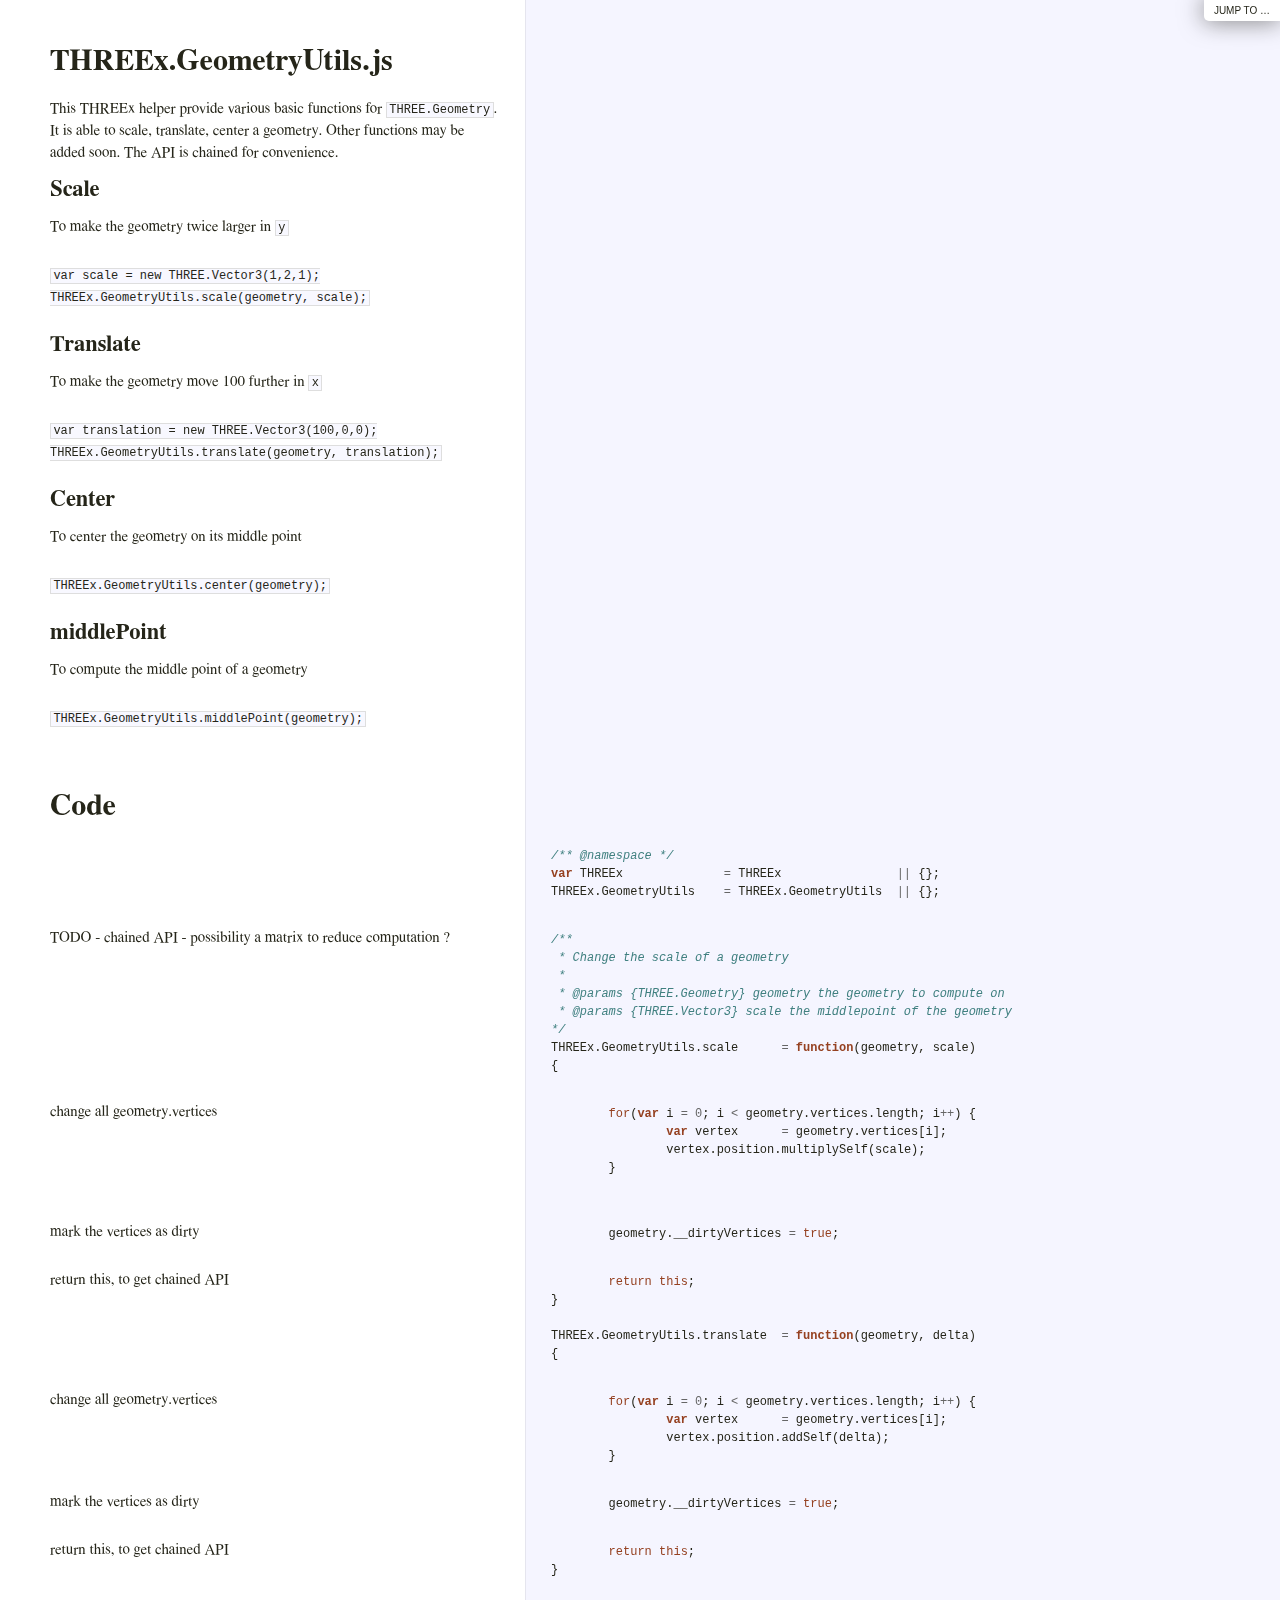
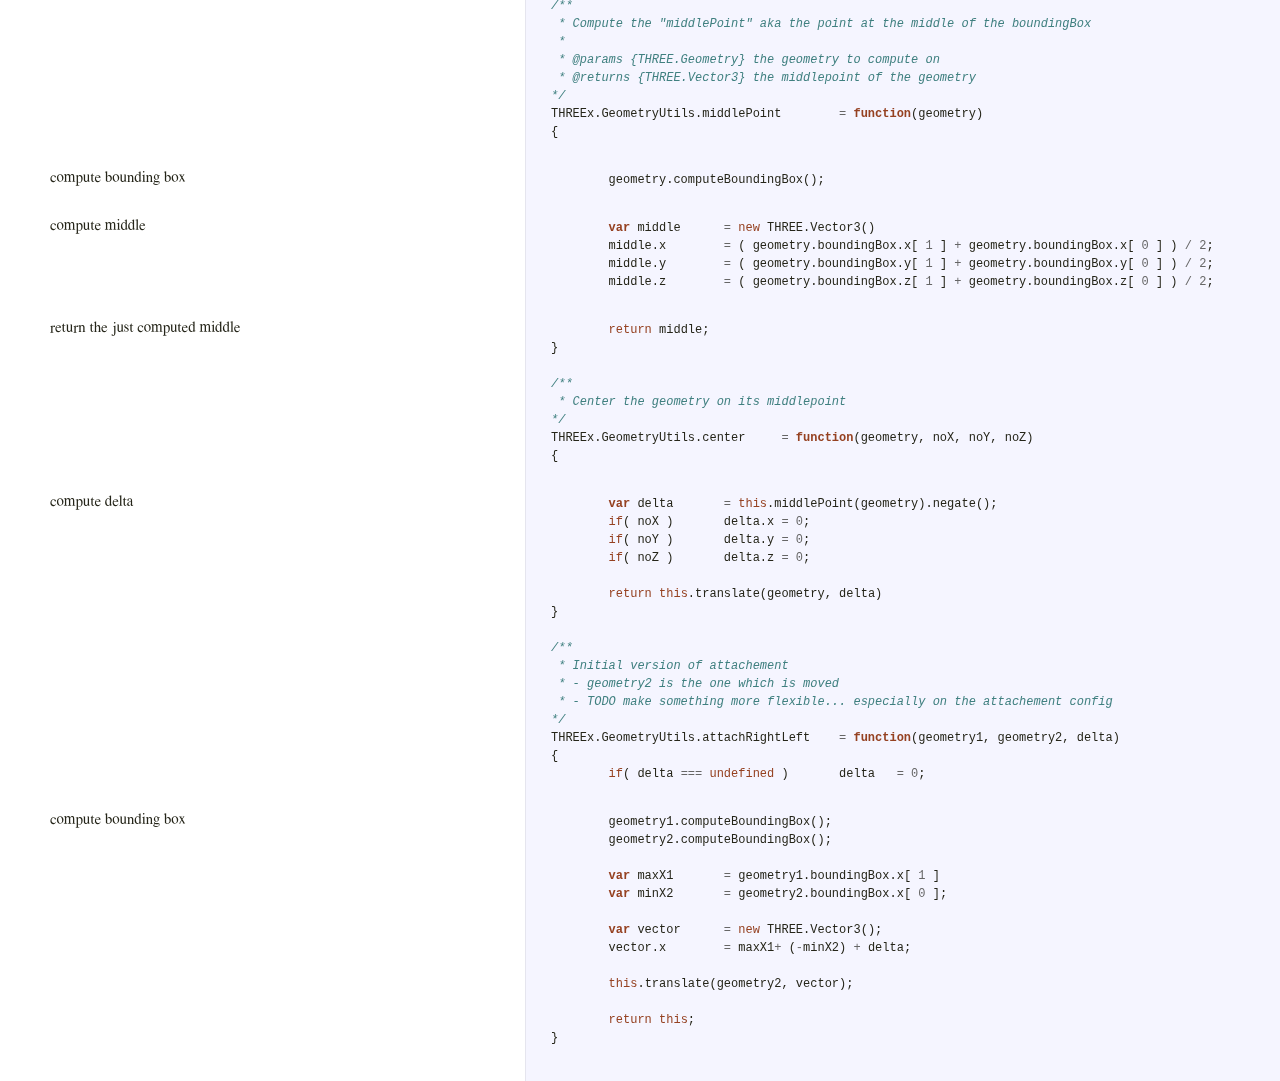
<file: examples/curve_different_orders/vendor/threex/docs/THREEx.GeometryUtils.html>
<!DOCTYPE html>  <html> <head>   <title>THREEx.GeometryUtils.js</title>   <meta http-equiv="content-type" content="text/html; charset=UTF-8">   <link rel="stylesheet" media="all" href="docco.css" /> </head> <body>   <div id="container">     <div id="background"></div>            <div id="jump_to">         Jump To &hellip;         <div id="jump_wrapper">           <div id="jump_page">                                           <a class="source" href="THREEx.CelShader.html">                 THREEx.CelShader.js               </a>                                           <a class="source" href="THREEx.DeviceOrientationState.html">                 THREEx.DeviceOrientationState.js               </a>                                           <a class="source" href="THREEx.FullScreen.html">                 THREEx.FullScreen.js               </a>                                           <a class="source" href="THREEx.GeometryUtils.html">                 THREEx.GeometryUtils.js               </a>                                           <a class="source" href="THREEx.GeometryWobble.html">                 THREEx.GeometryWobble.js               </a>                                           <a class="source" href="THREEx.KeyboardState.html">                 THREEx.KeyboardState.js               </a>                                           <a class="source" href="THREEx.LogoTurtle.html">                 THREEx.LogoTurtle.js               </a>                                           <a class="source" href="THREEx.PlasmaShader.html">                 THREEx.PlasmaShader.js               </a>                                           <a class="source" href="THREEx.SkyMap.html">                 THREEx.SkyMap.js               </a>                                           <a class="source" href="THREEx.WindowResize.html">                 THREEx.WindowResize.js               </a>                                           <a class="source" href="THREEx.glCapability.html">                 THREEx.glCapability.js               </a>                                           <a class="source" href="THREEx.requestAnimationFrame.html">                 THREEx.requestAnimationFrame.js               </a>                                           <a class="source" href="THREEx.screenshot.html">                 THREEx.screenshot.js               </a>                                           <a class="source" href="threex.embedded.html">                 threex.embedded.js               </a>                        </div>         </div>       </div>          <table cellpadding="0" cellspacing="0">       <thead>         <tr>           <th class="docs">             <h1>               THREEx.GeometryUtils.js             </h1>           </th>           <th class="code">           </th>         </tr>       </thead>       <tbody>                               <tr id="section-1">             <td class="docs">               <div class="pilwrap">                 <a class="pilcrow" href="#section-1">&#182;</a>               </div>               <p>This THREEx helper provide various basic functions for <code>THREE.Geometry</code>.
It is able to scale, translate, center a geometry. Other functions may be
added soon.
The API is chained for convenience.</p>

<h2>Scale</h2>

<p>To make the geometry twice larger in <code>y</code></p>             </td>             <td class="code">               <div class="highlight"><pre></pre></div>             </td>           </tr>                               <tr id="section-2">             <td class="docs">               <div class="pilwrap">                 <a class="pilcrow" href="#section-2">&#182;</a>               </div>               <p><code>
  var scale = new THREE.Vector3(1,2,1);
  THREEx.GeometryUtils.scale(geometry, scale);
</code></p>             </td>             <td class="code">               <div class="highlight"><pre></pre></div>             </td>           </tr>                               <tr id="section-3">             <td class="docs">               <div class="pilwrap">                 <a class="pilcrow" href="#section-3">&#182;</a>               </div>               <h2>Translate</h2>

<p>To make the geometry move 100 further in <code>x</code></p>             </td>             <td class="code">               <div class="highlight"><pre></pre></div>             </td>           </tr>                               <tr id="section-4">             <td class="docs">               <div class="pilwrap">                 <a class="pilcrow" href="#section-4">&#182;</a>               </div>               <p><code>
  var translation = new THREE.Vector3(100,0,0);
  THREEx.GeometryUtils.translate(geometry, translation);
</code></p>             </td>             <td class="code">               <div class="highlight"><pre></pre></div>             </td>           </tr>                               <tr id="section-5">             <td class="docs">               <div class="pilwrap">                 <a class="pilcrow" href="#section-5">&#182;</a>               </div>               <h2>Center</h2>

<p>To center the geometry on its middle point</p>             </td>             <td class="code">               <div class="highlight"><pre></pre></div>             </td>           </tr>                               <tr id="section-6">             <td class="docs">               <div class="pilwrap">                 <a class="pilcrow" href="#section-6">&#182;</a>               </div>               <p><code>
  THREEx.GeometryUtils.center(geometry);
</code></p>             </td>             <td class="code">               <div class="highlight"><pre></pre></div>             </td>           </tr>                               <tr id="section-7">             <td class="docs">               <div class="pilwrap">                 <a class="pilcrow" href="#section-7">&#182;</a>               </div>               <h2>middlePoint</h2>

<p>To compute the middle point of a geometry</p>             </td>             <td class="code">               <div class="highlight"><pre></pre></div>             </td>           </tr>                               <tr id="section-8">             <td class="docs">               <div class="pilwrap">                 <a class="pilcrow" href="#section-8">&#182;</a>               </div>               <p><code>
  THREEx.GeometryUtils.middlePoint(geometry);
</code></p>             </td>             <td class="code">               <div class="highlight"><pre></pre></div>             </td>           </tr>                               <tr id="section-9">             <td class="docs">               <div class="pilwrap">                 <a class="pilcrow" href="#section-9">&#182;</a>               </div>               <h1>Code</h1>             </td>             <td class="code">               <div class="highlight"><pre></pre></div>             </td>           </tr>                               <tr id="section-10">             <td class="docs">               <div class="pilwrap">                 <a class="pilcrow" href="#section-10">&#182;</a>               </div>                            </td>             <td class="code">               <div class="highlight"><pre><span class="cm">/** @namespace */</span>
<span class="kd">var</span> <span class="nx">THREEx</span>		<span class="o">=</span> <span class="nx">THREEx</span> 		<span class="o">||</span> <span class="p">{};</span>
<span class="nx">THREEx</span><span class="p">.</span><span class="nx">GeometryUtils</span>	<span class="o">=</span> <span class="nx">THREEx</span><span class="p">.</span><span class="nx">GeometryUtils</span>	<span class="o">||</span> <span class="p">{};</span></pre></div>             </td>           </tr>                               <tr id="section-11">             <td class="docs">               <div class="pilwrap">                 <a class="pilcrow" href="#section-11">&#182;</a>               </div>               <p>TODO
- chained API
- possibility a matrix to reduce computation ?</p>             </td>             <td class="code">               <div class="highlight"><pre><span class="cm">/**</span>
<span class="cm"> * Change the scale of a geometry</span>
<span class="cm"> * </span>
<span class="cm"> * @params {THREE.Geometry} geometry the geometry to compute on</span>
<span class="cm"> * @params {THREE.Vector3} scale the middlepoint of the geometry</span>
<span class="cm">*/</span>
<span class="nx">THREEx</span><span class="p">.</span><span class="nx">GeometryUtils</span><span class="p">.</span><span class="nx">scale</span>	<span class="o">=</span> <span class="kd">function</span><span class="p">(</span><span class="nx">geometry</span><span class="p">,</span> <span class="nx">scale</span><span class="p">)</span>
<span class="p">{</span></pre></div>             </td>           </tr>                               <tr id="section-12">             <td class="docs">               <div class="pilwrap">                 <a class="pilcrow" href="#section-12">&#182;</a>               </div>               <p>change all geometry.vertices</p>             </td>             <td class="code">               <div class="highlight"><pre>	<span class="k">for</span><span class="p">(</span><span class="kd">var</span> <span class="nx">i</span> <span class="o">=</span> <span class="mi">0</span><span class="p">;</span> <span class="nx">i</span> <span class="o">&lt;</span> <span class="nx">geometry</span><span class="p">.</span><span class="nx">vertices</span><span class="p">.</span><span class="nx">length</span><span class="p">;</span> <span class="nx">i</span><span class="o">++</span><span class="p">)</span> <span class="p">{</span>
		<span class="kd">var</span> <span class="nx">vertex</span>	<span class="o">=</span> <span class="nx">geometry</span><span class="p">.</span><span class="nx">vertices</span><span class="p">[</span><span class="nx">i</span><span class="p">];</span>
		<span class="nx">vertex</span><span class="p">.</span><span class="nx">position</span><span class="p">.</span><span class="nx">multiplySelf</span><span class="p">(</span><span class="nx">scale</span><span class="p">);</span> 
	<span class="p">}</span>
	</pre></div>             </td>           </tr>                               <tr id="section-13">             <td class="docs">               <div class="pilwrap">                 <a class="pilcrow" href="#section-13">&#182;</a>               </div>               <p>mark the vertices as dirty</p>             </td>             <td class="code">               <div class="highlight"><pre>	<span class="nx">geometry</span><span class="p">.</span><span class="nx">__dirtyVertices</span> <span class="o">=</span> <span class="kc">true</span><span class="p">;</span></pre></div>             </td>           </tr>                               <tr id="section-14">             <td class="docs">               <div class="pilwrap">                 <a class="pilcrow" href="#section-14">&#182;</a>               </div>               <p>return this, to get chained API    </p>             </td>             <td class="code">               <div class="highlight"><pre>	<span class="k">return</span> <span class="k">this</span><span class="p">;</span>
<span class="p">}</span>

<span class="nx">THREEx</span><span class="p">.</span><span class="nx">GeometryUtils</span><span class="p">.</span><span class="nx">translate</span>	<span class="o">=</span> <span class="kd">function</span><span class="p">(</span><span class="nx">geometry</span><span class="p">,</span> <span class="nx">delta</span><span class="p">)</span>
<span class="p">{</span></pre></div>             </td>           </tr>                               <tr id="section-15">             <td class="docs">               <div class="pilwrap">                 <a class="pilcrow" href="#section-15">&#182;</a>               </div>               <p>change all geometry.vertices</p>             </td>             <td class="code">               <div class="highlight"><pre>	<span class="k">for</span><span class="p">(</span><span class="kd">var</span> <span class="nx">i</span> <span class="o">=</span> <span class="mi">0</span><span class="p">;</span> <span class="nx">i</span> <span class="o">&lt;</span> <span class="nx">geometry</span><span class="p">.</span><span class="nx">vertices</span><span class="p">.</span><span class="nx">length</span><span class="p">;</span> <span class="nx">i</span><span class="o">++</span><span class="p">)</span> <span class="p">{</span>
		<span class="kd">var</span> <span class="nx">vertex</span>	<span class="o">=</span> <span class="nx">geometry</span><span class="p">.</span><span class="nx">vertices</span><span class="p">[</span><span class="nx">i</span><span class="p">];</span>
		<span class="nx">vertex</span><span class="p">.</span><span class="nx">position</span><span class="p">.</span><span class="nx">addSelf</span><span class="p">(</span><span class="nx">delta</span><span class="p">);</span> 
	<span class="p">}</span></pre></div>             </td>           </tr>                               <tr id="section-16">             <td class="docs">               <div class="pilwrap">                 <a class="pilcrow" href="#section-16">&#182;</a>               </div>               <p>mark the vertices as dirty</p>             </td>             <td class="code">               <div class="highlight"><pre>	<span class="nx">geometry</span><span class="p">.</span><span class="nx">__dirtyVertices</span> <span class="o">=</span> <span class="kc">true</span><span class="p">;</span></pre></div>             </td>           </tr>                               <tr id="section-17">             <td class="docs">               <div class="pilwrap">                 <a class="pilcrow" href="#section-17">&#182;</a>               </div>               <p>return this, to get chained API    </p>             </td>             <td class="code">               <div class="highlight"><pre>	<span class="k">return</span> <span class="k">this</span><span class="p">;</span>
<span class="p">}</span>

<span class="cm">/**</span>
<span class="cm"> * Compute the &quot;middlePoint&quot; aka the point at the middle of the boundingBox</span>
<span class="cm"> * </span>
<span class="cm"> * @params {THREE.Geometry} the geometry to compute on</span>
<span class="cm"> * @returns {THREE.Vector3} the middlepoint of the geometry</span>
<span class="cm">*/</span>
<span class="nx">THREEx</span><span class="p">.</span><span class="nx">GeometryUtils</span><span class="p">.</span><span class="nx">middlePoint</span>	<span class="o">=</span> <span class="kd">function</span><span class="p">(</span><span class="nx">geometry</span><span class="p">)</span>
<span class="p">{</span></pre></div>             </td>           </tr>                               <tr id="section-18">             <td class="docs">               <div class="pilwrap">                 <a class="pilcrow" href="#section-18">&#182;</a>               </div>               <p>compute bounding box</p>             </td>             <td class="code">               <div class="highlight"><pre>	<span class="nx">geometry</span><span class="p">.</span><span class="nx">computeBoundingBox</span><span class="p">();</span></pre></div>             </td>           </tr>                               <tr id="section-19">             <td class="docs">               <div class="pilwrap">                 <a class="pilcrow" href="#section-19">&#182;</a>               </div>               <p>compute middle</p>             </td>             <td class="code">               <div class="highlight"><pre>	<span class="kd">var</span> <span class="nx">middle</span>	<span class="o">=</span> <span class="k">new</span> <span class="nx">THREE</span><span class="p">.</span><span class="nx">Vector3</span><span class="p">()</span>
	<span class="nx">middle</span><span class="p">.</span><span class="nx">x</span>	<span class="o">=</span> <span class="p">(</span> <span class="nx">geometry</span><span class="p">.</span><span class="nx">boundingBox</span><span class="p">.</span><span class="nx">x</span><span class="p">[</span> <span class="mi">1</span> <span class="p">]</span> <span class="o">+</span> <span class="nx">geometry</span><span class="p">.</span><span class="nx">boundingBox</span><span class="p">.</span><span class="nx">x</span><span class="p">[</span> <span class="mi">0</span> <span class="p">]</span> <span class="p">)</span> <span class="o">/</span> <span class="mi">2</span><span class="p">;</span>
	<span class="nx">middle</span><span class="p">.</span><span class="nx">y</span>	<span class="o">=</span> <span class="p">(</span> <span class="nx">geometry</span><span class="p">.</span><span class="nx">boundingBox</span><span class="p">.</span><span class="nx">y</span><span class="p">[</span> <span class="mi">1</span> <span class="p">]</span> <span class="o">+</span> <span class="nx">geometry</span><span class="p">.</span><span class="nx">boundingBox</span><span class="p">.</span><span class="nx">y</span><span class="p">[</span> <span class="mi">0</span> <span class="p">]</span> <span class="p">)</span> <span class="o">/</span> <span class="mi">2</span><span class="p">;</span>
	<span class="nx">middle</span><span class="p">.</span><span class="nx">z</span>	<span class="o">=</span> <span class="p">(</span> <span class="nx">geometry</span><span class="p">.</span><span class="nx">boundingBox</span><span class="p">.</span><span class="nx">z</span><span class="p">[</span> <span class="mi">1</span> <span class="p">]</span> <span class="o">+</span> <span class="nx">geometry</span><span class="p">.</span><span class="nx">boundingBox</span><span class="p">.</span><span class="nx">z</span><span class="p">[</span> <span class="mi">0</span> <span class="p">]</span> <span class="p">)</span> <span class="o">/</span> <span class="mi">2</span><span class="p">;</span></pre></div>             </td>           </tr>                               <tr id="section-20">             <td class="docs">               <div class="pilwrap">                 <a class="pilcrow" href="#section-20">&#182;</a>               </div>               <p>return the just computed middle</p>             </td>             <td class="code">               <div class="highlight"><pre>	<span class="k">return</span> <span class="nx">middle</span><span class="p">;</span>
<span class="p">}</span>

<span class="cm">/**</span>
<span class="cm"> * Center the geometry on its middlepoint</span>
<span class="cm">*/</span>
<span class="nx">THREEx</span><span class="p">.</span><span class="nx">GeometryUtils</span><span class="p">.</span><span class="nx">center</span>	<span class="o">=</span> <span class="kd">function</span><span class="p">(</span><span class="nx">geometry</span><span class="p">,</span> <span class="nx">noX</span><span class="p">,</span> <span class="nx">noY</span><span class="p">,</span> <span class="nx">noZ</span><span class="p">)</span>
<span class="p">{</span></pre></div>             </td>           </tr>                               <tr id="section-21">             <td class="docs">               <div class="pilwrap">                 <a class="pilcrow" href="#section-21">&#182;</a>               </div>               <p>compute delta</p>             </td>             <td class="code">               <div class="highlight"><pre>	<span class="kd">var</span> <span class="nx">delta</span>	<span class="o">=</span> <span class="k">this</span><span class="p">.</span><span class="nx">middlePoint</span><span class="p">(</span><span class="nx">geometry</span><span class="p">).</span><span class="nx">negate</span><span class="p">();</span>
	<span class="k">if</span><span class="p">(</span> <span class="nx">noX</span> <span class="p">)</span>	<span class="nx">delta</span><span class="p">.</span><span class="nx">x</span>	<span class="o">=</span> <span class="mi">0</span><span class="p">;</span>
	<span class="k">if</span><span class="p">(</span> <span class="nx">noY</span> <span class="p">)</span>	<span class="nx">delta</span><span class="p">.</span><span class="nx">y</span>	<span class="o">=</span> <span class="mi">0</span><span class="p">;</span>
	<span class="k">if</span><span class="p">(</span> <span class="nx">noZ</span> <span class="p">)</span>	<span class="nx">delta</span><span class="p">.</span><span class="nx">z</span>	<span class="o">=</span> <span class="mi">0</span><span class="p">;</span>

	<span class="k">return</span> <span class="k">this</span><span class="p">.</span><span class="nx">translate</span><span class="p">(</span><span class="nx">geometry</span><span class="p">,</span> <span class="nx">delta</span><span class="p">)</span>
<span class="p">}</span>

<span class="cm">/**</span>
<span class="cm"> * Initial version of attachement</span>
<span class="cm"> * - geometry2 is the one which is moved</span>
<span class="cm"> * - TODO make something more flexible... especially on the attachement config</span>
<span class="cm">*/</span>
<span class="nx">THREEx</span><span class="p">.</span><span class="nx">GeometryUtils</span><span class="p">.</span><span class="nx">attachRightLeft</span>	<span class="o">=</span> <span class="kd">function</span><span class="p">(</span><span class="nx">geometry1</span><span class="p">,</span> <span class="nx">geometry2</span><span class="p">,</span> <span class="nx">delta</span><span class="p">)</span>
<span class="p">{</span>
	<span class="k">if</span><span class="p">(</span> <span class="nx">delta</span> <span class="o">===</span> <span class="kc">undefined</span> <span class="p">)</span>	<span class="nx">delta</span>	<span class="o">=</span> <span class="mi">0</span><span class="p">;</span></pre></div>             </td>           </tr>                               <tr id="section-22">             <td class="docs">               <div class="pilwrap">                 <a class="pilcrow" href="#section-22">&#182;</a>               </div>               <p>compute bounding box</p>             </td>             <td class="code">               <div class="highlight"><pre>	<span class="nx">geometry1</span><span class="p">.</span><span class="nx">computeBoundingBox</span><span class="p">();</span>
	<span class="nx">geometry2</span><span class="p">.</span><span class="nx">computeBoundingBox</span><span class="p">();</span>
	
	<span class="kd">var</span> <span class="nx">maxX1</span>	<span class="o">=</span> <span class="nx">geometry1</span><span class="p">.</span><span class="nx">boundingBox</span><span class="p">.</span><span class="nx">x</span><span class="p">[</span> <span class="mi">1</span> <span class="p">]</span>
	<span class="kd">var</span> <span class="nx">minX2</span>	<span class="o">=</span> <span class="nx">geometry2</span><span class="p">.</span><span class="nx">boundingBox</span><span class="p">.</span><span class="nx">x</span><span class="p">[</span> <span class="mi">0</span> <span class="p">];</span>

	<span class="kd">var</span> <span class="nx">vector</span>	<span class="o">=</span> <span class="k">new</span> <span class="nx">THREE</span><span class="p">.</span><span class="nx">Vector3</span><span class="p">();</span>
	<span class="nx">vector</span><span class="p">.</span><span class="nx">x</span>	<span class="o">=</span> <span class="nx">maxX1</span><span class="o">+</span> <span class="p">(</span><span class="o">-</span><span class="nx">minX2</span><span class="p">)</span> <span class="o">+</span> <span class="nx">delta</span><span class="p">;</span>

	<span class="k">this</span><span class="p">.</span><span class="nx">translate</span><span class="p">(</span><span class="nx">geometry2</span><span class="p">,</span> <span class="nx">vector</span><span class="p">);</span>
	
	<span class="k">return</span> <span class="k">this</span><span class="p">;</span>
<span class="p">}</span>

</pre></div>             </td>           </tr>                </tbody>     </table>   </div> </body> </html>
</file>
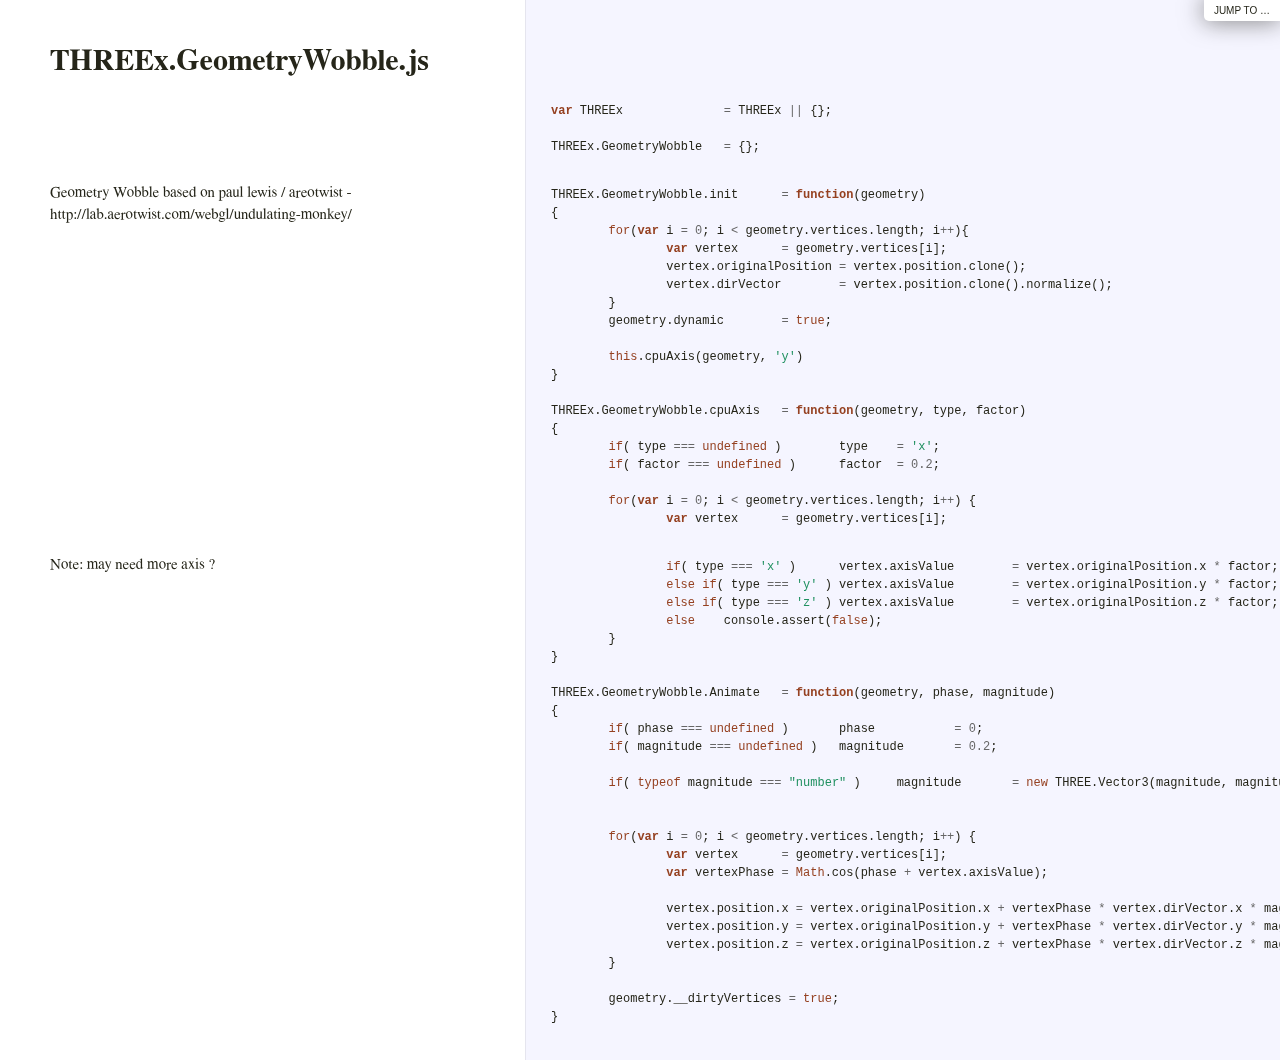
<file: examples/curve_different_orders/vendor/threex/docs/THREEx.GeometryWobble.html>
<!DOCTYPE html>  <html> <head>   <title>THREEx.GeometryWobble.js</title>   <meta http-equiv="content-type" content="text/html; charset=UTF-8">   <link rel="stylesheet" media="all" href="docco.css" /> </head> <body>   <div id="container">     <div id="background"></div>            <div id="jump_to">         Jump To &hellip;         <div id="jump_wrapper">           <div id="jump_page">                                           <a class="source" href="THREEx.CelShader.html">                 THREEx.CelShader.js               </a>                                           <a class="source" href="THREEx.DeviceOrientationState.html">                 THREEx.DeviceOrientationState.js               </a>                                           <a class="source" href="THREEx.FullScreen.html">                 THREEx.FullScreen.js               </a>                                           <a class="source" href="THREEx.GeometryUtils.html">                 THREEx.GeometryUtils.js               </a>                                           <a class="source" href="THREEx.GeometryWobble.html">                 THREEx.GeometryWobble.js               </a>                                           <a class="source" href="THREEx.KeyboardState.html">                 THREEx.KeyboardState.js               </a>                                           <a class="source" href="THREEx.LogoTurtle.html">                 THREEx.LogoTurtle.js               </a>                                           <a class="source" href="THREEx.PlasmaShader.html">                 THREEx.PlasmaShader.js               </a>                                           <a class="source" href="THREEx.SkyMap.html">                 THREEx.SkyMap.js               </a>                                           <a class="source" href="THREEx.WindowResize.html">                 THREEx.WindowResize.js               </a>                                           <a class="source" href="THREEx.glCapability.html">                 THREEx.glCapability.js               </a>                                           <a class="source" href="THREEx.requestAnimationFrame.html">                 THREEx.requestAnimationFrame.js               </a>                                           <a class="source" href="THREEx.screenshot.html">                 THREEx.screenshot.js               </a>                                           <a class="source" href="threex.embedded.html">                 threex.embedded.js               </a>                        </div>         </div>       </div>          <table cellpadding="0" cellspacing="0">       <thead>         <tr>           <th class="docs">             <h1>               THREEx.GeometryWobble.js             </h1>           </th>           <th class="code">           </th>         </tr>       </thead>       <tbody>                               <tr id="section-1">             <td class="docs">               <div class="pilwrap">                 <a class="pilcrow" href="#section-1">&#182;</a>               </div>                            </td>             <td class="code">               <div class="highlight"><pre><span class="kd">var</span> <span class="nx">THREEx</span>		<span class="o">=</span> <span class="nx">THREEx</span> <span class="o">||</span> <span class="p">{};</span>

<span class="nx">THREEx</span><span class="p">.</span><span class="nx">GeometryWobble</span>	<span class="o">=</span> <span class="p">{};</span></pre></div>             </td>           </tr>                               <tr id="section-2">             <td class="docs">               <div class="pilwrap">                 <a class="pilcrow" href="#section-2">&#182;</a>               </div>               <p>Geometry Wobble
based on paul lewis / areotwist - http://lab.aerotwist.com/webgl/undulating-monkey/</p>             </td>             <td class="code">               <div class="highlight"><pre><span class="nx">THREEx</span><span class="p">.</span><span class="nx">GeometryWobble</span><span class="p">.</span><span class="nx">init</span>	<span class="o">=</span> <span class="kd">function</span><span class="p">(</span><span class="nx">geometry</span><span class="p">)</span>
<span class="p">{</span>
	<span class="k">for</span><span class="p">(</span><span class="kd">var</span> <span class="nx">i</span> <span class="o">=</span> <span class="mi">0</span><span class="p">;</span> <span class="nx">i</span> <span class="o">&lt;</span> <span class="nx">geometry</span><span class="p">.</span><span class="nx">vertices</span><span class="p">.</span><span class="nx">length</span><span class="p">;</span> <span class="nx">i</span><span class="o">++</span><span class="p">){</span>
		<span class="kd">var</span> <span class="nx">vertex</span>	<span class="o">=</span> <span class="nx">geometry</span><span class="p">.</span><span class="nx">vertices</span><span class="p">[</span><span class="nx">i</span><span class="p">];</span>
		<span class="nx">vertex</span><span class="p">.</span><span class="nx">originalPosition</span>	<span class="o">=</span> <span class="nx">vertex</span><span class="p">.</span><span class="nx">position</span><span class="p">.</span><span class="nx">clone</span><span class="p">();</span>
		<span class="nx">vertex</span><span class="p">.</span><span class="nx">dirVector</span>	<span class="o">=</span> <span class="nx">vertex</span><span class="p">.</span><span class="nx">position</span><span class="p">.</span><span class="nx">clone</span><span class="p">().</span><span class="nx">normalize</span><span class="p">();</span>
	<span class="p">}</span>
	<span class="nx">geometry</span><span class="p">.</span><span class="nx">dynamic</span>	<span class="o">=</span> <span class="kc">true</span><span class="p">;</span>
	
	<span class="k">this</span><span class="p">.</span><span class="nx">cpuAxis</span><span class="p">(</span><span class="nx">geometry</span><span class="p">,</span> <span class="s1">&#39;y&#39;</span><span class="p">)</span>
<span class="p">}</span>

<span class="nx">THREEx</span><span class="p">.</span><span class="nx">GeometryWobble</span><span class="p">.</span><span class="nx">cpuAxis</span>	<span class="o">=</span> <span class="kd">function</span><span class="p">(</span><span class="nx">geometry</span><span class="p">,</span> <span class="nx">type</span><span class="p">,</span> <span class="nx">factor</span><span class="p">)</span>
<span class="p">{</span>
	<span class="k">if</span><span class="p">(</span> <span class="nx">type</span> <span class="o">===</span> <span class="kc">undefined</span> <span class="p">)</span>	<span class="nx">type</span>	<span class="o">=</span> <span class="s1">&#39;x&#39;</span><span class="p">;</span>
	<span class="k">if</span><span class="p">(</span> <span class="nx">factor</span> <span class="o">===</span> <span class="kc">undefined</span> <span class="p">)</span>	<span class="nx">factor</span>	<span class="o">=</span> <span class="mf">0.2</span><span class="p">;</span>
	
	<span class="k">for</span><span class="p">(</span><span class="kd">var</span> <span class="nx">i</span> <span class="o">=</span> <span class="mi">0</span><span class="p">;</span> <span class="nx">i</span> <span class="o">&lt;</span> <span class="nx">geometry</span><span class="p">.</span><span class="nx">vertices</span><span class="p">.</span><span class="nx">length</span><span class="p">;</span> <span class="nx">i</span><span class="o">++</span><span class="p">)</span> <span class="p">{</span>
		<span class="kd">var</span> <span class="nx">vertex</span>	<span class="o">=</span> <span class="nx">geometry</span><span class="p">.</span><span class="nx">vertices</span><span class="p">[</span><span class="nx">i</span><span class="p">];</span></pre></div>             </td>           </tr>                               <tr id="section-3">             <td class="docs">               <div class="pilwrap">                 <a class="pilcrow" href="#section-3">&#182;</a>               </div>               <p>Note: may need more axis ?</p>             </td>             <td class="code">               <div class="highlight"><pre>		<span class="k">if</span><span class="p">(</span> <span class="nx">type</span> <span class="o">===</span> <span class="s1">&#39;x&#39;</span> <span class="p">)</span>	<span class="nx">vertex</span><span class="p">.</span><span class="nx">axisValue</span>	<span class="o">=</span> <span class="nx">vertex</span><span class="p">.</span><span class="nx">originalPosition</span><span class="p">.</span><span class="nx">x</span> <span class="o">*</span> <span class="nx">factor</span><span class="p">;</span>
		<span class="k">else</span> <span class="k">if</span><span class="p">(</span> <span class="nx">type</span> <span class="o">===</span> <span class="s1">&#39;y&#39;</span> <span class="p">)</span>	<span class="nx">vertex</span><span class="p">.</span><span class="nx">axisValue</span>	<span class="o">=</span> <span class="nx">vertex</span><span class="p">.</span><span class="nx">originalPosition</span><span class="p">.</span><span class="nx">y</span> <span class="o">*</span> <span class="nx">factor</span><span class="p">;</span>
		<span class="k">else</span> <span class="k">if</span><span class="p">(</span> <span class="nx">type</span> <span class="o">===</span> <span class="s1">&#39;z&#39;</span> <span class="p">)</span>	<span class="nx">vertex</span><span class="p">.</span><span class="nx">axisValue</span>	<span class="o">=</span> <span class="nx">vertex</span><span class="p">.</span><span class="nx">originalPosition</span><span class="p">.</span><span class="nx">z</span> <span class="o">*</span> <span class="nx">factor</span><span class="p">;</span>
		<span class="k">else</span>	<span class="nx">console</span><span class="p">.</span><span class="nx">assert</span><span class="p">(</span><span class="kc">false</span><span class="p">);</span>
	<span class="p">}</span>
<span class="p">}</span>

<span class="nx">THREEx</span><span class="p">.</span><span class="nx">GeometryWobble</span><span class="p">.</span><span class="nx">Animate</span>	<span class="o">=</span> <span class="kd">function</span><span class="p">(</span><span class="nx">geometry</span><span class="p">,</span> <span class="nx">phase</span><span class="p">,</span> <span class="nx">magnitude</span><span class="p">)</span>
<span class="p">{</span>
	<span class="k">if</span><span class="p">(</span> <span class="nx">phase</span> <span class="o">===</span> <span class="kc">undefined</span> <span class="p">)</span>	<span class="nx">phase</span>		<span class="o">=</span> <span class="mi">0</span><span class="p">;</span>
	<span class="k">if</span><span class="p">(</span> <span class="nx">magnitude</span> <span class="o">===</span> <span class="kc">undefined</span> <span class="p">)</span>	<span class="nx">magnitude</span>	<span class="o">=</span> <span class="mf">0.2</span><span class="p">;</span>
	
	<span class="k">if</span><span class="p">(</span> <span class="k">typeof</span> <span class="nx">magnitude</span> <span class="o">===</span> <span class="s2">&quot;number&quot;</span> <span class="p">)</span>	<span class="nx">magnitude</span>	<span class="o">=</span> <span class="k">new</span> <span class="nx">THREE</span><span class="p">.</span><span class="nx">Vector3</span><span class="p">(</span><span class="nx">magnitude</span><span class="p">,</span> <span class="nx">magnitude</span><span class="p">,</span> <span class="nx">magnitude</span><span class="p">)</span>


	<span class="k">for</span><span class="p">(</span><span class="kd">var</span> <span class="nx">i</span> <span class="o">=</span> <span class="mi">0</span><span class="p">;</span> <span class="nx">i</span> <span class="o">&lt;</span> <span class="nx">geometry</span><span class="p">.</span><span class="nx">vertices</span><span class="p">.</span><span class="nx">length</span><span class="p">;</span> <span class="nx">i</span><span class="o">++</span><span class="p">)</span> <span class="p">{</span>
		<span class="kd">var</span> <span class="nx">vertex</span>	<span class="o">=</span> <span class="nx">geometry</span><span class="p">.</span><span class="nx">vertices</span><span class="p">[</span><span class="nx">i</span><span class="p">];</span>
		<span class="kd">var</span> <span class="nx">vertexPhase</span>	<span class="o">=</span> <span class="nb">Math</span><span class="p">.</span><span class="nx">cos</span><span class="p">(</span><span class="nx">phase</span> <span class="o">+</span> <span class="nx">vertex</span><span class="p">.</span><span class="nx">axisValue</span><span class="p">);</span>
		
		<span class="nx">vertex</span><span class="p">.</span><span class="nx">position</span><span class="p">.</span><span class="nx">x</span> <span class="o">=</span> <span class="nx">vertex</span><span class="p">.</span><span class="nx">originalPosition</span><span class="p">.</span><span class="nx">x</span> <span class="o">+</span> <span class="nx">vertexPhase</span> <span class="o">*</span> <span class="nx">vertex</span><span class="p">.</span><span class="nx">dirVector</span><span class="p">.</span><span class="nx">x</span> <span class="o">*</span> <span class="nx">magnitude</span><span class="p">.</span><span class="nx">x</span><span class="p">;</span>
		<span class="nx">vertex</span><span class="p">.</span><span class="nx">position</span><span class="p">.</span><span class="nx">y</span> <span class="o">=</span> <span class="nx">vertex</span><span class="p">.</span><span class="nx">originalPosition</span><span class="p">.</span><span class="nx">y</span> <span class="o">+</span> <span class="nx">vertexPhase</span> <span class="o">*</span> <span class="nx">vertex</span><span class="p">.</span><span class="nx">dirVector</span><span class="p">.</span><span class="nx">y</span> <span class="o">*</span> <span class="nx">magnitude</span><span class="p">.</span><span class="nx">y</span><span class="p">;</span>
		<span class="nx">vertex</span><span class="p">.</span><span class="nx">position</span><span class="p">.</span><span class="nx">z</span> <span class="o">=</span> <span class="nx">vertex</span><span class="p">.</span><span class="nx">originalPosition</span><span class="p">.</span><span class="nx">z</span> <span class="o">+</span> <span class="nx">vertexPhase</span> <span class="o">*</span> <span class="nx">vertex</span><span class="p">.</span><span class="nx">dirVector</span><span class="p">.</span><span class="nx">z</span> <span class="o">*</span> <span class="nx">magnitude</span><span class="p">.</span><span class="nx">z</span><span class="p">;</span>
	<span class="p">}</span>
	
	<span class="nx">geometry</span><span class="p">.</span><span class="nx">__dirtyVertices</span> <span class="o">=</span> <span class="kc">true</span><span class="p">;</span>
<span class="p">}</span>

</pre></div>             </td>           </tr>                </tbody>     </table>   </div> </body> </html>
</file>
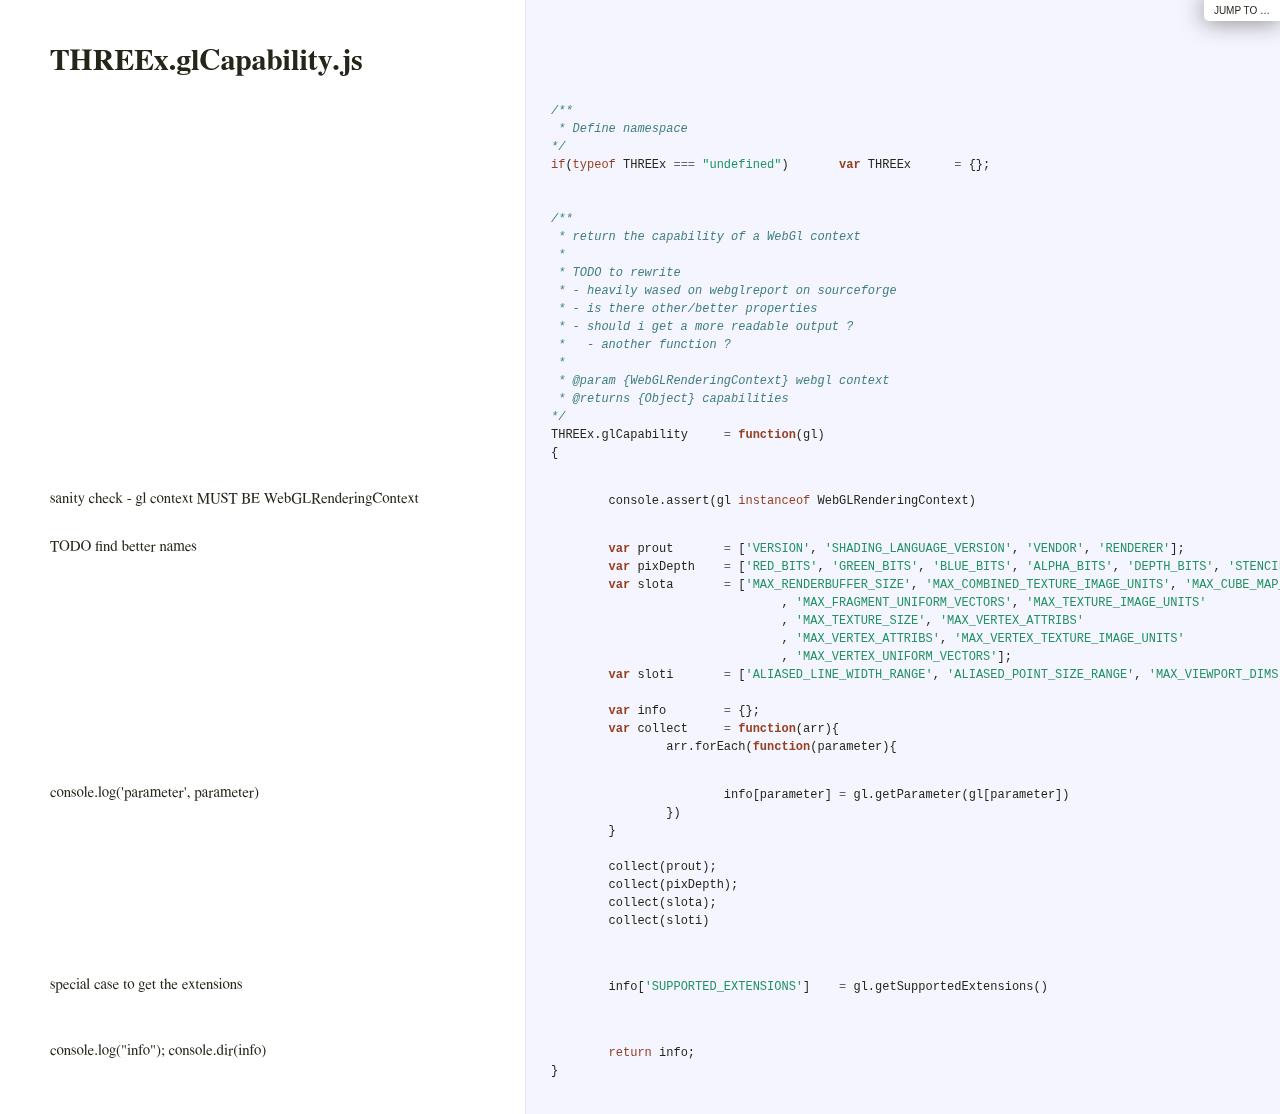
<file: examples/curve_different_orders/vendor/threex/docs/THREEx.glCapability.html>
<!DOCTYPE html>  <html> <head>   <title>THREEx.glCapability.js</title>   <meta http-equiv="content-type" content="text/html; charset=UTF-8">   <link rel="stylesheet" media="all" href="docco.css" /> </head> <body>   <div id="container">     <div id="background"></div>            <div id="jump_to">         Jump To &hellip;         <div id="jump_wrapper">           <div id="jump_page">                                           <a class="source" href="THREEx.CelShader.html">                 THREEx.CelShader.js               </a>                                           <a class="source" href="THREEx.DeviceOrientationState.html">                 THREEx.DeviceOrientationState.js               </a>                                           <a class="source" href="THREEx.FullScreen.html">                 THREEx.FullScreen.js               </a>                                           <a class="source" href="THREEx.GeometryUtils.html">                 THREEx.GeometryUtils.js               </a>                                           <a class="source" href="THREEx.GeometryWobble.html">                 THREEx.GeometryWobble.js               </a>                                           <a class="source" href="THREEx.KeyboardState.html">                 THREEx.KeyboardState.js               </a>                                           <a class="source" href="THREEx.LogoTurtle.html">                 THREEx.LogoTurtle.js               </a>                                           <a class="source" href="THREEx.PlasmaShader.html">                 THREEx.PlasmaShader.js               </a>                                           <a class="source" href="THREEx.SkyMap.html">                 THREEx.SkyMap.js               </a>                                           <a class="source" href="THREEx.WindowResize.html">                 THREEx.WindowResize.js               </a>                                           <a class="source" href="THREEx.glCapability.html">                 THREEx.glCapability.js               </a>                                           <a class="source" href="THREEx.requestAnimationFrame.html">                 THREEx.requestAnimationFrame.js               </a>                                           <a class="source" href="THREEx.screenshot.html">                 THREEx.screenshot.js               </a>                                           <a class="source" href="threex.embedded.html">                 threex.embedded.js               </a>                        </div>         </div>       </div>          <table cellpadding="0" cellspacing="0">       <thead>         <tr>           <th class="docs">             <h1>               THREEx.glCapability.js             </h1>           </th>           <th class="code">           </th>         </tr>       </thead>       <tbody>                               <tr id="section-1">             <td class="docs">               <div class="pilwrap">                 <a class="pilcrow" href="#section-1">&#182;</a>               </div>                            </td>             <td class="code">               <div class="highlight"><pre><span class="cm">/**</span>
<span class="cm"> * Define namespace</span>
<span class="cm">*/</span>
<span class="k">if</span><span class="p">(</span><span class="k">typeof</span> <span class="nx">THREEx</span> <span class="o">===</span> <span class="s2">&quot;undefined&quot;</span><span class="p">)</span>	<span class="kd">var</span> <span class="nx">THREEx</span>	<span class="o">=</span> <span class="p">{};</span>


<span class="cm">/**</span>
<span class="cm"> * return the capability of a WebGl context</span>
<span class="cm"> *</span>
<span class="cm"> * TODO to rewrite</span>
<span class="cm"> * - heavily wased on webglreport on sourceforge</span>
<span class="cm"> * - is there other/better properties</span>
<span class="cm"> * - should i get a more readable output ?</span>
<span class="cm"> *   - another function ?</span>
<span class="cm"> *</span>
<span class="cm"> * @param {WebGLRenderingContext} webgl context</span>
<span class="cm"> * @returns {Object} capabilities</span>
<span class="cm">*/</span>
<span class="nx">THREEx</span><span class="p">.</span><span class="nx">glCapability</span>	<span class="o">=</span> <span class="kd">function</span><span class="p">(</span><span class="nx">gl</span><span class="p">)</span>
<span class="p">{</span></pre></div>             </td>           </tr>                               <tr id="section-2">             <td class="docs">               <div class="pilwrap">                 <a class="pilcrow" href="#section-2">&#182;</a>               </div>               <p>sanity check - gl context MUST BE WebGLRenderingContext</p>             </td>             <td class="code">               <div class="highlight"><pre>	<span class="nx">console</span><span class="p">.</span><span class="nx">assert</span><span class="p">(</span><span class="nx">gl</span> <span class="k">instanceof</span> <span class="nx">WebGLRenderingContext</span><span class="p">)</span></pre></div>             </td>           </tr>                               <tr id="section-3">             <td class="docs">               <div class="pilwrap">                 <a class="pilcrow" href="#section-3">&#182;</a>               </div>               <p>TODO find better names</p>             </td>             <td class="code">               <div class="highlight"><pre>	<span class="kd">var</span> <span class="nx">prout</span>	<span class="o">=</span> <span class="p">[</span><span class="s1">&#39;VERSION&#39;</span><span class="p">,</span> <span class="s1">&#39;SHADING_LANGUAGE_VERSION&#39;</span><span class="p">,</span> <span class="s1">&#39;VENDOR&#39;</span><span class="p">,</span> <span class="s1">&#39;RENDERER&#39;</span><span class="p">];</span>
	<span class="kd">var</span> <span class="nx">pixDepth</span>	<span class="o">=</span> <span class="p">[</span><span class="s1">&#39;RED_BITS&#39;</span><span class="p">,</span> <span class="s1">&#39;GREEN_BITS&#39;</span><span class="p">,</span> <span class="s1">&#39;BLUE_BITS&#39;</span><span class="p">,</span> <span class="s1">&#39;ALPHA_BITS&#39;</span><span class="p">,</span> <span class="s1">&#39;DEPTH_BITS&#39;</span><span class="p">,</span> <span class="s1">&#39;STENCIL_BITS&#39;</span><span class="p">];</span>
	<span class="kd">var</span> <span class="nx">slota</span>	<span class="o">=</span> <span class="p">[</span><span class="s1">&#39;MAX_RENDERBUFFER_SIZE&#39;</span><span class="p">,</span> <span class="s1">&#39;MAX_COMBINED_TEXTURE_IMAGE_UNITS&#39;</span><span class="p">,</span> <span class="s1">&#39;MAX_CUBE_MAP_TEXTURE_SIZE&#39;</span>
				<span class="p">,</span> <span class="s1">&#39;MAX_FRAGMENT_UNIFORM_VECTORS&#39;</span><span class="p">,</span> <span class="s1">&#39;MAX_TEXTURE_IMAGE_UNITS&#39;</span>
				<span class="p">,</span> <span class="s1">&#39;MAX_TEXTURE_SIZE&#39;</span><span class="p">,</span> <span class="s1">&#39;MAX_VERTEX_ATTRIBS&#39;</span>
				<span class="p">,</span> <span class="s1">&#39;MAX_VERTEX_ATTRIBS&#39;</span><span class="p">,</span> <span class="s1">&#39;MAX_VERTEX_TEXTURE_IMAGE_UNITS&#39;</span>
				<span class="p">,</span> <span class="s1">&#39;MAX_VERTEX_UNIFORM_VECTORS&#39;</span><span class="p">];</span>	
	<span class="kd">var</span> <span class="nx">sloti</span>	<span class="o">=</span> <span class="p">[</span><span class="s1">&#39;ALIASED_LINE_WIDTH_RANGE&#39;</span><span class="p">,</span> <span class="s1">&#39;ALIASED_POINT_SIZE_RANGE&#39;</span><span class="p">,</span> <span class="s1">&#39;MAX_VIEWPORT_DIMS&#39;</span><span class="p">];</span>
	
	<span class="kd">var</span> <span class="nx">info</span>	<span class="o">=</span> <span class="p">{};</span>
	<span class="kd">var</span> <span class="nx">collect</span>	<span class="o">=</span> <span class="kd">function</span><span class="p">(</span><span class="nx">arr</span><span class="p">){</span>
		<span class="nx">arr</span><span class="p">.</span><span class="nx">forEach</span><span class="p">(</span><span class="kd">function</span><span class="p">(</span><span class="nx">parameter</span><span class="p">){</span></pre></div>             </td>           </tr>                               <tr id="section-4">             <td class="docs">               <div class="pilwrap">                 <a class="pilcrow" href="#section-4">&#182;</a>               </div>               <p>console.log('parameter', parameter)</p>             </td>             <td class="code">               <div class="highlight"><pre>			<span class="nx">info</span><span class="p">[</span><span class="nx">parameter</span><span class="p">]</span>	<span class="o">=</span> <span class="nx">gl</span><span class="p">.</span><span class="nx">getParameter</span><span class="p">(</span><span class="nx">gl</span><span class="p">[</span><span class="nx">parameter</span><span class="p">])</span>
		<span class="p">})</span>
	<span class="p">}</span>
	
	<span class="nx">collect</span><span class="p">(</span><span class="nx">prout</span><span class="p">);</span>
	<span class="nx">collect</span><span class="p">(</span><span class="nx">pixDepth</span><span class="p">);</span>
	<span class="nx">collect</span><span class="p">(</span><span class="nx">slota</span><span class="p">);</span>
	<span class="nx">collect</span><span class="p">(</span><span class="nx">sloti</span><span class="p">)</span>
	</pre></div>             </td>           </tr>                               <tr id="section-5">             <td class="docs">               <div class="pilwrap">                 <a class="pilcrow" href="#section-5">&#182;</a>               </div>               <p>special case to get the extensions</p>             </td>             <td class="code">               <div class="highlight"><pre>	<span class="nx">info</span><span class="p">[</span><span class="s1">&#39;SUPPORTED_EXTENSIONS&#39;</span><span class="p">]</span>	<span class="o">=</span> <span class="nx">gl</span><span class="p">.</span><span class="nx">getSupportedExtensions</span><span class="p">()</span>
	</pre></div>             </td>           </tr>                               <tr id="section-6">             <td class="docs">               <div class="pilwrap">                 <a class="pilcrow" href="#section-6">&#182;</a>               </div>               <p>console.log("info");
console.dir(info)</p>             </td>             <td class="code">               <div class="highlight"><pre>	<span class="k">return</span> <span class="nx">info</span><span class="p">;</span>
<span class="p">}</span>

</pre></div>             </td>           </tr>                </tbody>     </table>   </div> </body> </html>
</file>
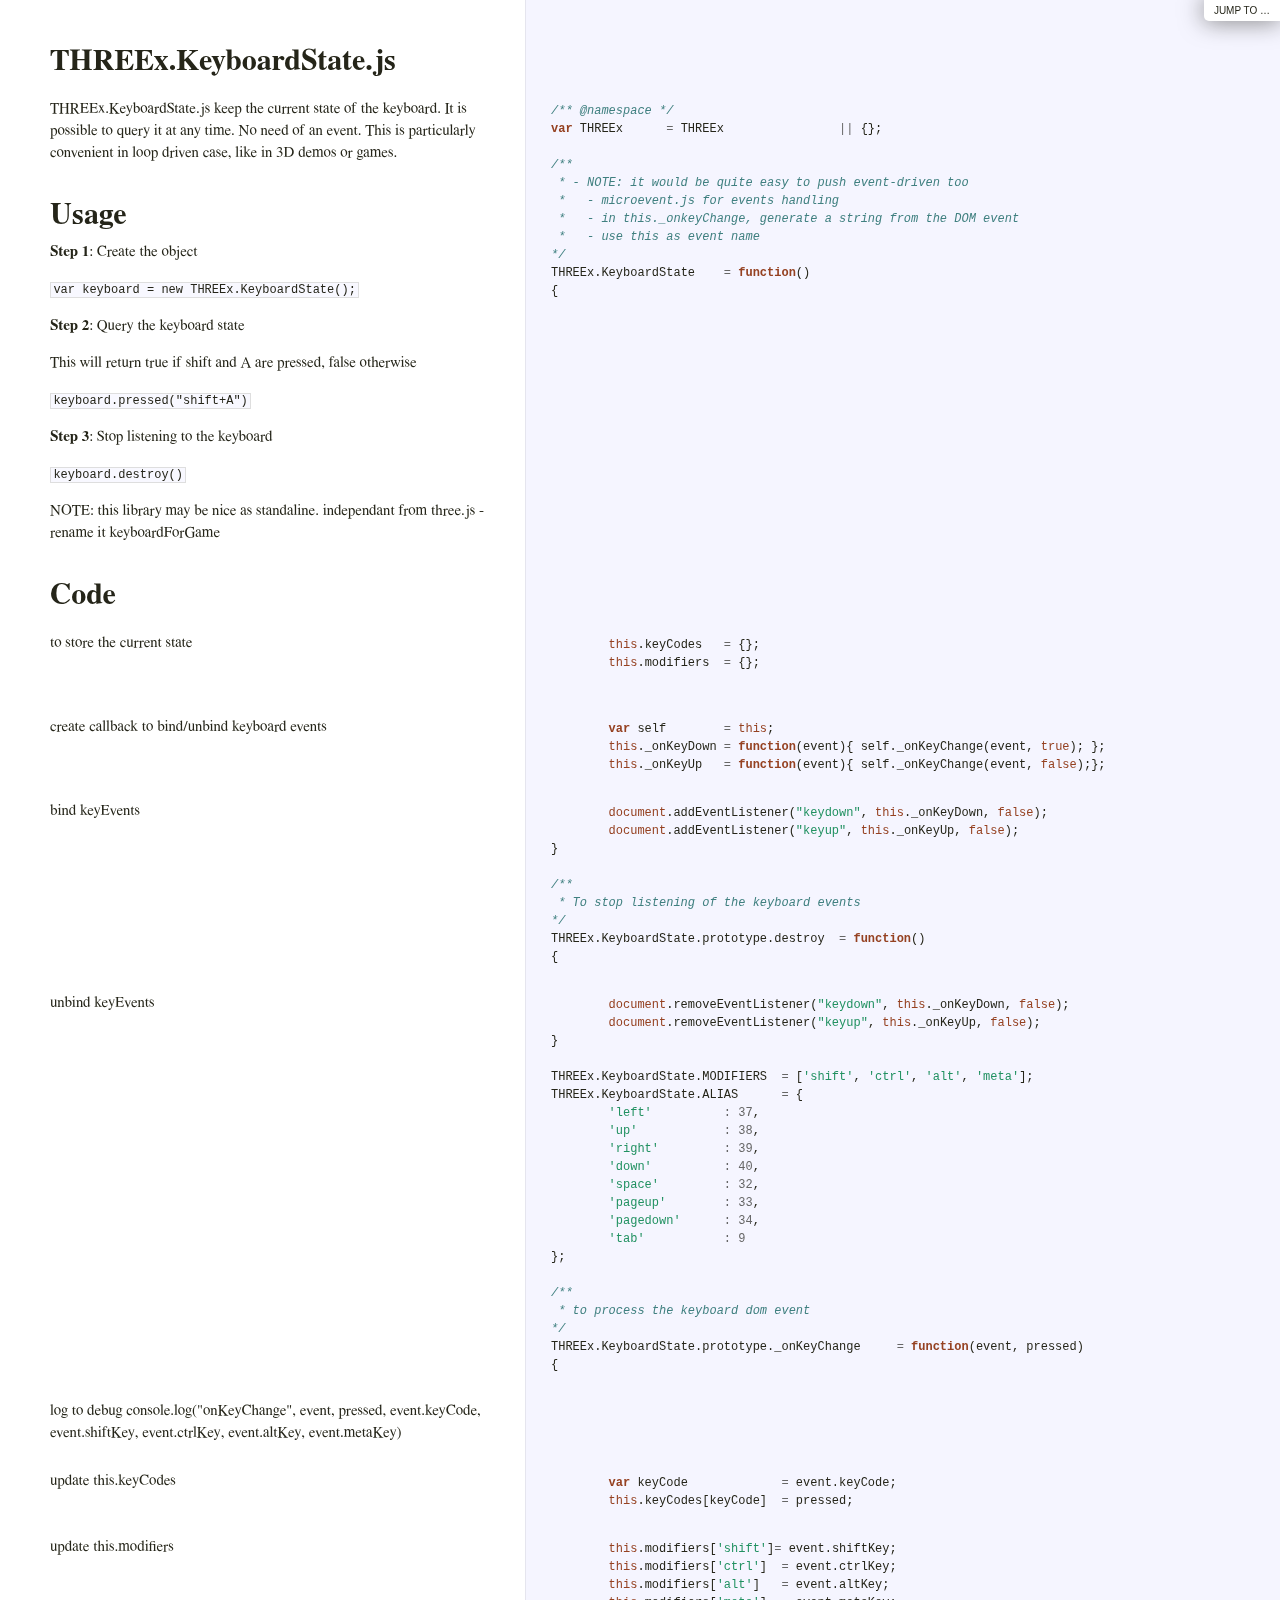
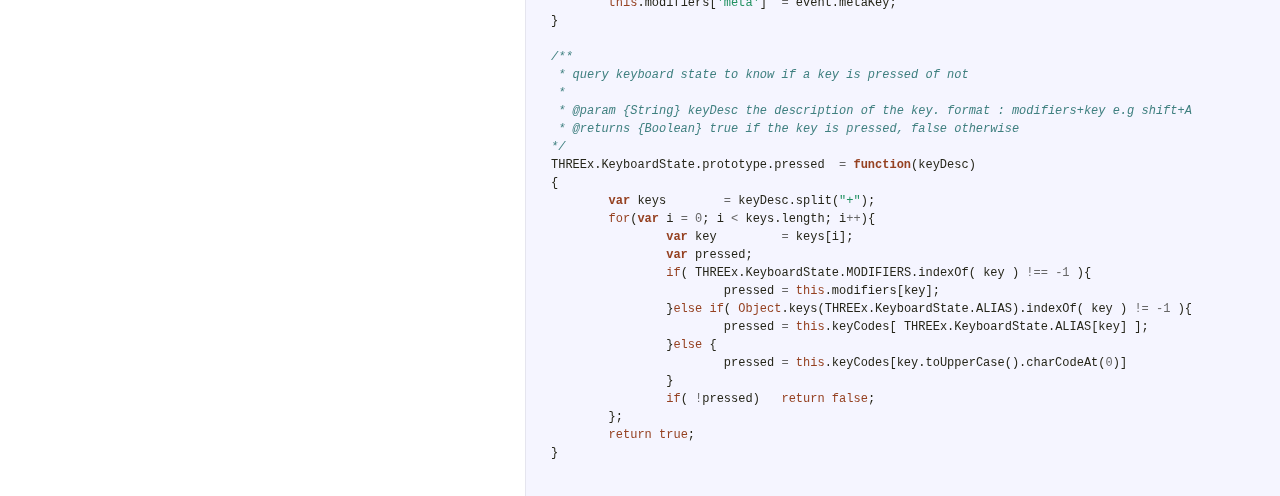
<file: examples/curve_different_orders/vendor/threex/docs/THREEx.KeyboardState.html>
<!DOCTYPE html>  <html> <head>   <title>THREEx.KeyboardState.js</title>   <meta http-equiv="content-type" content="text/html; charset=UTF-8">   <link rel="stylesheet" media="all" href="docco.css" /> </head> <body>   <div id="container">     <div id="background"></div>            <div id="jump_to">         Jump To &hellip;         <div id="jump_wrapper">           <div id="jump_page">                                           <a class="source" href="THREEx.CelShader.html">                 THREEx.CelShader.js               </a>                                           <a class="source" href="THREEx.DeviceOrientationState.html">                 THREEx.DeviceOrientationState.js               </a>                                           <a class="source" href="THREEx.FullScreen.html">                 THREEx.FullScreen.js               </a>                                           <a class="source" href="THREEx.GeometryUtils.html">                 THREEx.GeometryUtils.js               </a>                                           <a class="source" href="THREEx.GeometryWobble.html">                 THREEx.GeometryWobble.js               </a>                                           <a class="source" href="THREEx.KeyboardState.html">                 THREEx.KeyboardState.js               </a>                                           <a class="source" href="THREEx.LogoTurtle.html">                 THREEx.LogoTurtle.js               </a>                                           <a class="source" href="THREEx.PlasmaShader.html">                 THREEx.PlasmaShader.js               </a>                                           <a class="source" href="THREEx.SkyMap.html">                 THREEx.SkyMap.js               </a>                                           <a class="source" href="THREEx.WindowResize.html">                 THREEx.WindowResize.js               </a>                                           <a class="source" href="THREEx.glCapability.html">                 THREEx.glCapability.js               </a>                                           <a class="source" href="THREEx.requestAnimationFrame.html">                 THREEx.requestAnimationFrame.js               </a>                                           <a class="source" href="THREEx.screenshot.html">                 THREEx.screenshot.js               </a>                                           <a class="source" href="threex.embedded.html">                 threex.embedded.js               </a>                        </div>         </div>       </div>          <table cellpadding="0" cellspacing="0">       <thead>         <tr>           <th class="docs">             <h1>               THREEx.KeyboardState.js             </h1>           </th>           <th class="code">           </th>         </tr>       </thead>       <tbody>                               <tr id="section-1">             <td class="docs">               <div class="pilwrap">                 <a class="pilcrow" href="#section-1">&#182;</a>               </div>               <p>THREEx.KeyboardState.js keep the current state of the keyboard.
It is possible to query it at any time. No need of an event.
This is particularly convenient in loop driven case, like in
3D demos or games.</p>

<h1>Usage</h1>

<p><strong>Step 1</strong>: Create the object</p>

<p><code>var keyboard    = new THREEx.KeyboardState();</code></p>

<p><strong>Step 2</strong>: Query the keyboard state</p>

<p>This will return true if shift and A are pressed, false otherwise</p>

<p><code>keyboard.pressed("shift+A")</code></p>

<p><strong>Step 3</strong>: Stop listening to the keyboard</p>

<p><code>keyboard.destroy()</code></p>

<p>NOTE: this library may be nice as standaline. independant from three.js
- rename it keyboardForGame</p>

<h1>Code</h1>             </td>             <td class="code">               <div class="highlight"><pre><span class="cm">/** @namespace */</span>
<span class="kd">var</span> <span class="nx">THREEx</span>	<span class="o">=</span> <span class="nx">THREEx</span> 		<span class="o">||</span> <span class="p">{};</span>

<span class="cm">/**</span>
<span class="cm"> * - NOTE: it would be quite easy to push event-driven too</span>
<span class="cm"> *   - microevent.js for events handling</span>
<span class="cm"> *   - in this._onkeyChange, generate a string from the DOM event</span>
<span class="cm"> *   - use this as event name</span>
<span class="cm">*/</span>
<span class="nx">THREEx</span><span class="p">.</span><span class="nx">KeyboardState</span>	<span class="o">=</span> <span class="kd">function</span><span class="p">()</span>
<span class="p">{</span></pre></div>             </td>           </tr>                               <tr id="section-2">             <td class="docs">               <div class="pilwrap">                 <a class="pilcrow" href="#section-2">&#182;</a>               </div>               <p>to store the current state</p>             </td>             <td class="code">               <div class="highlight"><pre>	<span class="k">this</span><span class="p">.</span><span class="nx">keyCodes</span>	<span class="o">=</span> <span class="p">{};</span>
	<span class="k">this</span><span class="p">.</span><span class="nx">modifiers</span>	<span class="o">=</span> <span class="p">{};</span>
	</pre></div>             </td>           </tr>                               <tr id="section-3">             <td class="docs">               <div class="pilwrap">                 <a class="pilcrow" href="#section-3">&#182;</a>               </div>               <p>create callback to bind/unbind keyboard events</p>             </td>             <td class="code">               <div class="highlight"><pre>	<span class="kd">var</span> <span class="nx">self</span>	<span class="o">=</span> <span class="k">this</span><span class="p">;</span>
	<span class="k">this</span><span class="p">.</span><span class="nx">_onKeyDown</span>	<span class="o">=</span> <span class="kd">function</span><span class="p">(</span><span class="nx">event</span><span class="p">){</span> <span class="nx">self</span><span class="p">.</span><span class="nx">_onKeyChange</span><span class="p">(</span><span class="nx">event</span><span class="p">,</span> <span class="kc">true</span><span class="p">);</span> <span class="p">};</span>
	<span class="k">this</span><span class="p">.</span><span class="nx">_onKeyUp</span>	<span class="o">=</span> <span class="kd">function</span><span class="p">(</span><span class="nx">event</span><span class="p">){</span> <span class="nx">self</span><span class="p">.</span><span class="nx">_onKeyChange</span><span class="p">(</span><span class="nx">event</span><span class="p">,</span> <span class="kc">false</span><span class="p">);};</span></pre></div>             </td>           </tr>                               <tr id="section-4">             <td class="docs">               <div class="pilwrap">                 <a class="pilcrow" href="#section-4">&#182;</a>               </div>               <p>bind keyEvents</p>             </td>             <td class="code">               <div class="highlight"><pre>	<span class="nb">document</span><span class="p">.</span><span class="nx">addEventListener</span><span class="p">(</span><span class="s2">&quot;keydown&quot;</span><span class="p">,</span> <span class="k">this</span><span class="p">.</span><span class="nx">_onKeyDown</span><span class="p">,</span> <span class="kc">false</span><span class="p">);</span>
	<span class="nb">document</span><span class="p">.</span><span class="nx">addEventListener</span><span class="p">(</span><span class="s2">&quot;keyup&quot;</span><span class="p">,</span> <span class="k">this</span><span class="p">.</span><span class="nx">_onKeyUp</span><span class="p">,</span> <span class="kc">false</span><span class="p">);</span>
<span class="p">}</span>

<span class="cm">/**</span>
<span class="cm"> * To stop listening of the keyboard events</span>
<span class="cm">*/</span>
<span class="nx">THREEx</span><span class="p">.</span><span class="nx">KeyboardState</span><span class="p">.</span><span class="nx">prototype</span><span class="p">.</span><span class="nx">destroy</span>	<span class="o">=</span> <span class="kd">function</span><span class="p">()</span>
<span class="p">{</span></pre></div>             </td>           </tr>                               <tr id="section-5">             <td class="docs">               <div class="pilwrap">                 <a class="pilcrow" href="#section-5">&#182;</a>               </div>               <p>unbind keyEvents</p>             </td>             <td class="code">               <div class="highlight"><pre>	<span class="nb">document</span><span class="p">.</span><span class="nx">removeEventListener</span><span class="p">(</span><span class="s2">&quot;keydown&quot;</span><span class="p">,</span> <span class="k">this</span><span class="p">.</span><span class="nx">_onKeyDown</span><span class="p">,</span> <span class="kc">false</span><span class="p">);</span>
	<span class="nb">document</span><span class="p">.</span><span class="nx">removeEventListener</span><span class="p">(</span><span class="s2">&quot;keyup&quot;</span><span class="p">,</span> <span class="k">this</span><span class="p">.</span><span class="nx">_onKeyUp</span><span class="p">,</span> <span class="kc">false</span><span class="p">);</span>
<span class="p">}</span>

<span class="nx">THREEx</span><span class="p">.</span><span class="nx">KeyboardState</span><span class="p">.</span><span class="nx">MODIFIERS</span>	<span class="o">=</span> <span class="p">[</span><span class="s1">&#39;shift&#39;</span><span class="p">,</span> <span class="s1">&#39;ctrl&#39;</span><span class="p">,</span> <span class="s1">&#39;alt&#39;</span><span class="p">,</span> <span class="s1">&#39;meta&#39;</span><span class="p">];</span>
<span class="nx">THREEx</span><span class="p">.</span><span class="nx">KeyboardState</span><span class="p">.</span><span class="nx">ALIAS</span>	<span class="o">=</span> <span class="p">{</span>
	<span class="s1">&#39;left&#39;</span>		<span class="o">:</span> <span class="mi">37</span><span class="p">,</span>
	<span class="s1">&#39;up&#39;</span>		<span class="o">:</span> <span class="mi">38</span><span class="p">,</span>
	<span class="s1">&#39;right&#39;</span>		<span class="o">:</span> <span class="mi">39</span><span class="p">,</span>
	<span class="s1">&#39;down&#39;</span>		<span class="o">:</span> <span class="mi">40</span><span class="p">,</span>
	<span class="s1">&#39;space&#39;</span>		<span class="o">:</span> <span class="mi">32</span><span class="p">,</span>
	<span class="s1">&#39;pageup&#39;</span>	<span class="o">:</span> <span class="mi">33</span><span class="p">,</span>
	<span class="s1">&#39;pagedown&#39;</span>	<span class="o">:</span> <span class="mi">34</span><span class="p">,</span>
	<span class="s1">&#39;tab&#39;</span>		<span class="o">:</span> <span class="mi">9</span>
<span class="p">};</span>

<span class="cm">/**</span>
<span class="cm"> * to process the keyboard dom event</span>
<span class="cm">*/</span>
<span class="nx">THREEx</span><span class="p">.</span><span class="nx">KeyboardState</span><span class="p">.</span><span class="nx">prototype</span><span class="p">.</span><span class="nx">_onKeyChange</span>	<span class="o">=</span> <span class="kd">function</span><span class="p">(</span><span class="nx">event</span><span class="p">,</span> <span class="nx">pressed</span><span class="p">)</span>
<span class="p">{</span></pre></div>             </td>           </tr>                               <tr id="section-6">             <td class="docs">               <div class="pilwrap">                 <a class="pilcrow" href="#section-6">&#182;</a>               </div>               <p>log to debug
console.log("onKeyChange", event, pressed, event.keyCode, event.shiftKey, event.ctrlKey, event.altKey, event.metaKey)</p>             </td>             <td class="code">               <div class="highlight"><pre></pre></div>             </td>           </tr>                               <tr id="section-7">             <td class="docs">               <div class="pilwrap">                 <a class="pilcrow" href="#section-7">&#182;</a>               </div>               <p>update this.keyCodes</p>             </td>             <td class="code">               <div class="highlight"><pre>	<span class="kd">var</span> <span class="nx">keyCode</span>		<span class="o">=</span> <span class="nx">event</span><span class="p">.</span><span class="nx">keyCode</span><span class="p">;</span>
	<span class="k">this</span><span class="p">.</span><span class="nx">keyCodes</span><span class="p">[</span><span class="nx">keyCode</span><span class="p">]</span>	<span class="o">=</span> <span class="nx">pressed</span><span class="p">;</span></pre></div>             </td>           </tr>                               <tr id="section-8">             <td class="docs">               <div class="pilwrap">                 <a class="pilcrow" href="#section-8">&#182;</a>               </div>               <p>update this.modifiers</p>             </td>             <td class="code">               <div class="highlight"><pre>	<span class="k">this</span><span class="p">.</span><span class="nx">modifiers</span><span class="p">[</span><span class="s1">&#39;shift&#39;</span><span class="p">]</span><span class="o">=</span> <span class="nx">event</span><span class="p">.</span><span class="nx">shiftKey</span><span class="p">;</span>
	<span class="k">this</span><span class="p">.</span><span class="nx">modifiers</span><span class="p">[</span><span class="s1">&#39;ctrl&#39;</span><span class="p">]</span>	<span class="o">=</span> <span class="nx">event</span><span class="p">.</span><span class="nx">ctrlKey</span><span class="p">;</span>
	<span class="k">this</span><span class="p">.</span><span class="nx">modifiers</span><span class="p">[</span><span class="s1">&#39;alt&#39;</span><span class="p">]</span>	<span class="o">=</span> <span class="nx">event</span><span class="p">.</span><span class="nx">altKey</span><span class="p">;</span>
	<span class="k">this</span><span class="p">.</span><span class="nx">modifiers</span><span class="p">[</span><span class="s1">&#39;meta&#39;</span><span class="p">]</span>	<span class="o">=</span> <span class="nx">event</span><span class="p">.</span><span class="nx">metaKey</span><span class="p">;</span>
<span class="p">}</span>

<span class="cm">/**</span>
<span class="cm"> * query keyboard state to know if a key is pressed of not</span>
<span class="cm"> *</span>
<span class="cm"> * @param {String} keyDesc the description of the key. format : modifiers+key e.g shift+A</span>
<span class="cm"> * @returns {Boolean} true if the key is pressed, false otherwise</span>
<span class="cm">*/</span>
<span class="nx">THREEx</span><span class="p">.</span><span class="nx">KeyboardState</span><span class="p">.</span><span class="nx">prototype</span><span class="p">.</span><span class="nx">pressed</span>	<span class="o">=</span> <span class="kd">function</span><span class="p">(</span><span class="nx">keyDesc</span><span class="p">)</span>
<span class="p">{</span>
	<span class="kd">var</span> <span class="nx">keys</span>	<span class="o">=</span> <span class="nx">keyDesc</span><span class="p">.</span><span class="nx">split</span><span class="p">(</span><span class="s2">&quot;+&quot;</span><span class="p">);</span>
	<span class="k">for</span><span class="p">(</span><span class="kd">var</span> <span class="nx">i</span> <span class="o">=</span> <span class="mi">0</span><span class="p">;</span> <span class="nx">i</span> <span class="o">&lt;</span> <span class="nx">keys</span><span class="p">.</span><span class="nx">length</span><span class="p">;</span> <span class="nx">i</span><span class="o">++</span><span class="p">){</span>
		<span class="kd">var</span> <span class="nx">key</span>		<span class="o">=</span> <span class="nx">keys</span><span class="p">[</span><span class="nx">i</span><span class="p">];</span>
		<span class="kd">var</span> <span class="nx">pressed</span><span class="p">;</span>
		<span class="k">if</span><span class="p">(</span> <span class="nx">THREEx</span><span class="p">.</span><span class="nx">KeyboardState</span><span class="p">.</span><span class="nx">MODIFIERS</span><span class="p">.</span><span class="nx">indexOf</span><span class="p">(</span> <span class="nx">key</span> <span class="p">)</span> <span class="o">!==</span> <span class="o">-</span><span class="mi">1</span> <span class="p">){</span>
			<span class="nx">pressed</span>	<span class="o">=</span> <span class="k">this</span><span class="p">.</span><span class="nx">modifiers</span><span class="p">[</span><span class="nx">key</span><span class="p">];</span>
		<span class="p">}</span><span class="k">else</span> <span class="k">if</span><span class="p">(</span> <span class="nb">Object</span><span class="p">.</span><span class="nx">keys</span><span class="p">(</span><span class="nx">THREEx</span><span class="p">.</span><span class="nx">KeyboardState</span><span class="p">.</span><span class="nx">ALIAS</span><span class="p">).</span><span class="nx">indexOf</span><span class="p">(</span> <span class="nx">key</span> <span class="p">)</span> <span class="o">!=</span> <span class="o">-</span><span class="mi">1</span> <span class="p">){</span>
			<span class="nx">pressed</span>	<span class="o">=</span> <span class="k">this</span><span class="p">.</span><span class="nx">keyCodes</span><span class="p">[</span> <span class="nx">THREEx</span><span class="p">.</span><span class="nx">KeyboardState</span><span class="p">.</span><span class="nx">ALIAS</span><span class="p">[</span><span class="nx">key</span><span class="p">]</span> <span class="p">];</span>
		<span class="p">}</span><span class="k">else</span> <span class="p">{</span>
			<span class="nx">pressed</span>	<span class="o">=</span> <span class="k">this</span><span class="p">.</span><span class="nx">keyCodes</span><span class="p">[</span><span class="nx">key</span><span class="p">.</span><span class="nx">toUpperCase</span><span class="p">().</span><span class="nx">charCodeAt</span><span class="p">(</span><span class="mi">0</span><span class="p">)]</span>
		<span class="p">}</span>
		<span class="k">if</span><span class="p">(</span> <span class="o">!</span><span class="nx">pressed</span><span class="p">)</span>	<span class="k">return</span> <span class="kc">false</span><span class="p">;</span>
	<span class="p">};</span>
	<span class="k">return</span> <span class="kc">true</span><span class="p">;</span>
<span class="p">}</span>

</pre></div>             </td>           </tr>                </tbody>     </table>   </div> </body> </html>
</file>
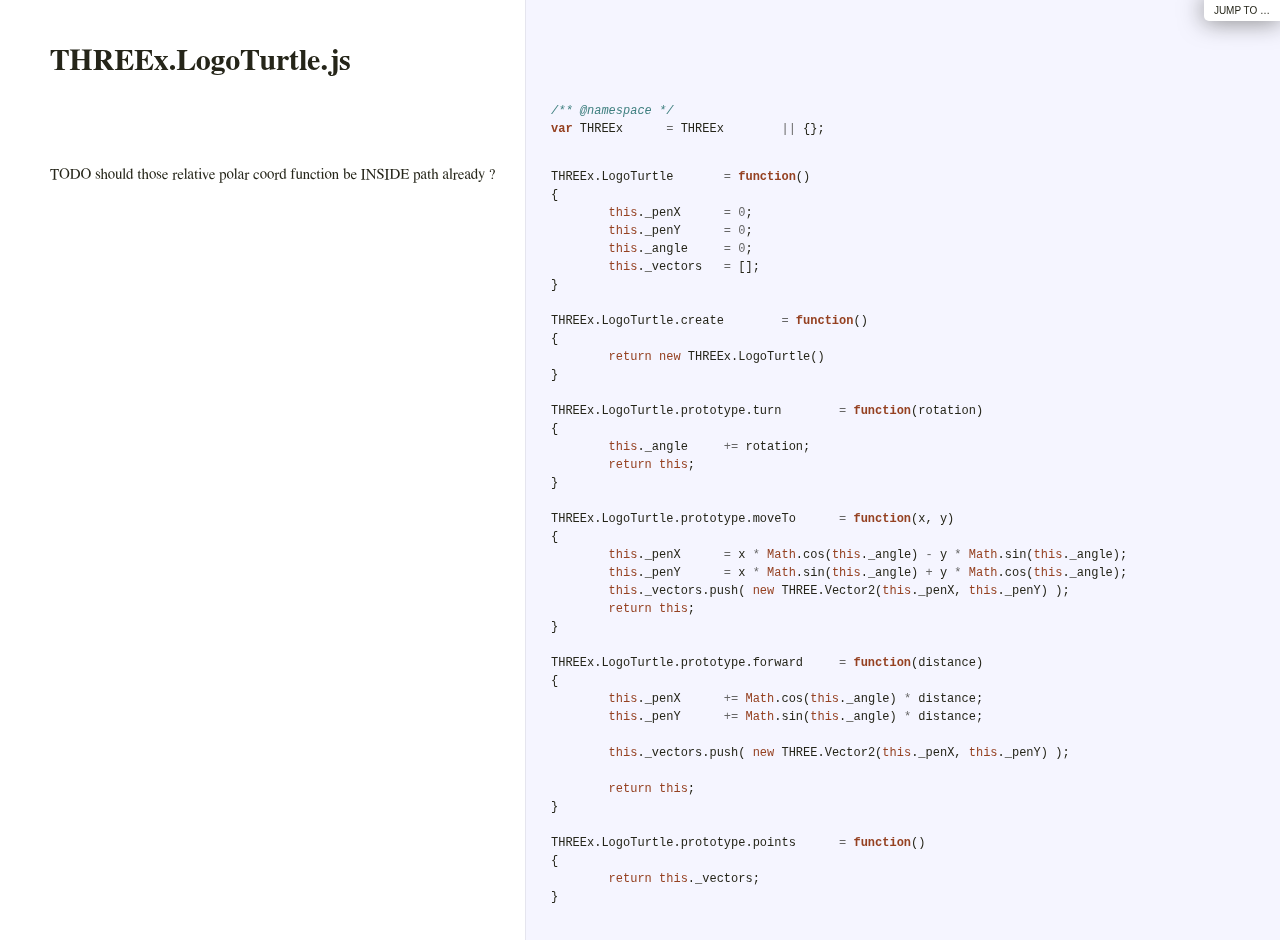
<file: examples/curve_different_orders/vendor/threex/docs/THREEx.LogoTurtle.html>
<!DOCTYPE html>  <html> <head>   <title>THREEx.LogoTurtle.js</title>   <meta http-equiv="content-type" content="text/html; charset=UTF-8">   <link rel="stylesheet" media="all" href="docco.css" /> </head> <body>   <div id="container">     <div id="background"></div>            <div id="jump_to">         Jump To &hellip;         <div id="jump_wrapper">           <div id="jump_page">                                           <a class="source" href="THREEx.CelShader.html">                 THREEx.CelShader.js               </a>                                           <a class="source" href="THREEx.DeviceOrientationState.html">                 THREEx.DeviceOrientationState.js               </a>                                           <a class="source" href="THREEx.FullScreen.html">                 THREEx.FullScreen.js               </a>                                           <a class="source" href="THREEx.GeometryUtils.html">                 THREEx.GeometryUtils.js               </a>                                           <a class="source" href="THREEx.GeometryWobble.html">                 THREEx.GeometryWobble.js               </a>                                           <a class="source" href="THREEx.KeyboardState.html">                 THREEx.KeyboardState.js               </a>                                           <a class="source" href="THREEx.LogoTurtle.html">                 THREEx.LogoTurtle.js               </a>                                           <a class="source" href="THREEx.PlasmaShader.html">                 THREEx.PlasmaShader.js               </a>                                           <a class="source" href="THREEx.SkyMap.html">                 THREEx.SkyMap.js               </a>                                           <a class="source" href="THREEx.WindowResize.html">                 THREEx.WindowResize.js               </a>                                           <a class="source" href="THREEx.glCapability.html">                 THREEx.glCapability.js               </a>                                           <a class="source" href="THREEx.requestAnimationFrame.html">                 THREEx.requestAnimationFrame.js               </a>                                           <a class="source" href="THREEx.screenshot.html">                 THREEx.screenshot.js               </a>                                           <a class="source" href="threex.embedded.html">                 threex.embedded.js               </a>                        </div>         </div>       </div>          <table cellpadding="0" cellspacing="0">       <thead>         <tr>           <th class="docs">             <h1>               THREEx.LogoTurtle.js             </h1>           </th>           <th class="code">           </th>         </tr>       </thead>       <tbody>                               <tr id="section-1">             <td class="docs">               <div class="pilwrap">                 <a class="pilcrow" href="#section-1">&#182;</a>               </div>                            </td>             <td class="code">               <div class="highlight"><pre><span class="cm">/** @namespace */</span>
<span class="kd">var</span> <span class="nx">THREEx</span>	<span class="o">=</span> <span class="nx">THREEx</span>	<span class="o">||</span> <span class="p">{};</span></pre></div>             </td>           </tr>                               <tr id="section-2">             <td class="docs">               <div class="pilwrap">                 <a class="pilcrow" href="#section-2">&#182;</a>               </div>               <p>TODO should those relative polar coord function be INSIDE path already ?</p>             </td>             <td class="code">               <div class="highlight"><pre><span class="nx">THREEx</span><span class="p">.</span><span class="nx">LogoTurtle</span>	<span class="o">=</span> <span class="kd">function</span><span class="p">()</span>
<span class="p">{</span>
	<span class="k">this</span><span class="p">.</span><span class="nx">_penX</span>	<span class="o">=</span> <span class="mi">0</span><span class="p">;</span>
	<span class="k">this</span><span class="p">.</span><span class="nx">_penY</span>	<span class="o">=</span> <span class="mi">0</span><span class="p">;</span>
	<span class="k">this</span><span class="p">.</span><span class="nx">_angle</span>	<span class="o">=</span> <span class="mi">0</span><span class="p">;</span>
	<span class="k">this</span><span class="p">.</span><span class="nx">_vectors</span>	<span class="o">=</span> <span class="p">[];</span>
<span class="p">}</span>

<span class="nx">THREEx</span><span class="p">.</span><span class="nx">LogoTurtle</span><span class="p">.</span><span class="nx">create</span>	<span class="o">=</span> <span class="kd">function</span><span class="p">()</span>
<span class="p">{</span>
	<span class="k">return</span> <span class="k">new</span> <span class="nx">THREEx</span><span class="p">.</span><span class="nx">LogoTurtle</span><span class="p">()</span>
<span class="p">}</span>

<span class="nx">THREEx</span><span class="p">.</span><span class="nx">LogoTurtle</span><span class="p">.</span><span class="nx">prototype</span><span class="p">.</span><span class="nx">turn</span>	<span class="o">=</span> <span class="kd">function</span><span class="p">(</span><span class="nx">rotation</span><span class="p">)</span>
<span class="p">{</span>
	<span class="k">this</span><span class="p">.</span><span class="nx">_angle</span>	<span class="o">+=</span> <span class="nx">rotation</span><span class="p">;</span>
	<span class="k">return</span> <span class="k">this</span><span class="p">;</span>	
<span class="p">}</span>

<span class="nx">THREEx</span><span class="p">.</span><span class="nx">LogoTurtle</span><span class="p">.</span><span class="nx">prototype</span><span class="p">.</span><span class="nx">moveTo</span>	<span class="o">=</span> <span class="kd">function</span><span class="p">(</span><span class="nx">x</span><span class="p">,</span> <span class="nx">y</span><span class="p">)</span>
<span class="p">{</span>
	<span class="k">this</span><span class="p">.</span><span class="nx">_penX</span>	<span class="o">=</span> <span class="nx">x</span> <span class="o">*</span> <span class="nb">Math</span><span class="p">.</span><span class="nx">cos</span><span class="p">(</span><span class="k">this</span><span class="p">.</span><span class="nx">_angle</span><span class="p">)</span> <span class="o">-</span> <span class="nx">y</span> <span class="o">*</span> <span class="nb">Math</span><span class="p">.</span><span class="nx">sin</span><span class="p">(</span><span class="k">this</span><span class="p">.</span><span class="nx">_angle</span><span class="p">);</span>
	<span class="k">this</span><span class="p">.</span><span class="nx">_penY</span>	<span class="o">=</span> <span class="nx">x</span> <span class="o">*</span> <span class="nb">Math</span><span class="p">.</span><span class="nx">sin</span><span class="p">(</span><span class="k">this</span><span class="p">.</span><span class="nx">_angle</span><span class="p">)</span> <span class="o">+</span> <span class="nx">y</span> <span class="o">*</span> <span class="nb">Math</span><span class="p">.</span><span class="nx">cos</span><span class="p">(</span><span class="k">this</span><span class="p">.</span><span class="nx">_angle</span><span class="p">);</span>
	<span class="k">this</span><span class="p">.</span><span class="nx">_vectors</span><span class="p">.</span><span class="nx">push</span><span class="p">(</span> <span class="k">new</span> <span class="nx">THREE</span><span class="p">.</span><span class="nx">Vector2</span><span class="p">(</span><span class="k">this</span><span class="p">.</span><span class="nx">_penX</span><span class="p">,</span> <span class="k">this</span><span class="p">.</span><span class="nx">_penY</span><span class="p">)</span> <span class="p">);</span>
	<span class="k">return</span> <span class="k">this</span><span class="p">;</span>
<span class="p">}</span>

<span class="nx">THREEx</span><span class="p">.</span><span class="nx">LogoTurtle</span><span class="p">.</span><span class="nx">prototype</span><span class="p">.</span><span class="nx">forward</span>	<span class="o">=</span> <span class="kd">function</span><span class="p">(</span><span class="nx">distance</span><span class="p">)</span>
<span class="p">{</span>
	<span class="k">this</span><span class="p">.</span><span class="nx">_penX</span>	<span class="o">+=</span> <span class="nb">Math</span><span class="p">.</span><span class="nx">cos</span><span class="p">(</span><span class="k">this</span><span class="p">.</span><span class="nx">_angle</span><span class="p">)</span> <span class="o">*</span> <span class="nx">distance</span><span class="p">;</span>
	<span class="k">this</span><span class="p">.</span><span class="nx">_penY</span>	<span class="o">+=</span> <span class="nb">Math</span><span class="p">.</span><span class="nx">sin</span><span class="p">(</span><span class="k">this</span><span class="p">.</span><span class="nx">_angle</span><span class="p">)</span> <span class="o">*</span> <span class="nx">distance</span><span class="p">;</span>

	<span class="k">this</span><span class="p">.</span><span class="nx">_vectors</span><span class="p">.</span><span class="nx">push</span><span class="p">(</span> <span class="k">new</span> <span class="nx">THREE</span><span class="p">.</span><span class="nx">Vector2</span><span class="p">(</span><span class="k">this</span><span class="p">.</span><span class="nx">_penX</span><span class="p">,</span> <span class="k">this</span><span class="p">.</span><span class="nx">_penY</span><span class="p">)</span> <span class="p">);</span>	
	
	<span class="k">return</span> <span class="k">this</span><span class="p">;</span>
<span class="p">}</span>

<span class="nx">THREEx</span><span class="p">.</span><span class="nx">LogoTurtle</span><span class="p">.</span><span class="nx">prototype</span><span class="p">.</span><span class="nx">points</span>	<span class="o">=</span> <span class="kd">function</span><span class="p">()</span>
<span class="p">{</span>
	<span class="k">return</span> <span class="k">this</span><span class="p">.</span><span class="nx">_vectors</span><span class="p">;</span>
<span class="p">}</span>

</pre></div>             </td>           </tr>                </tbody>     </table>   </div> </body> </html>
</file>
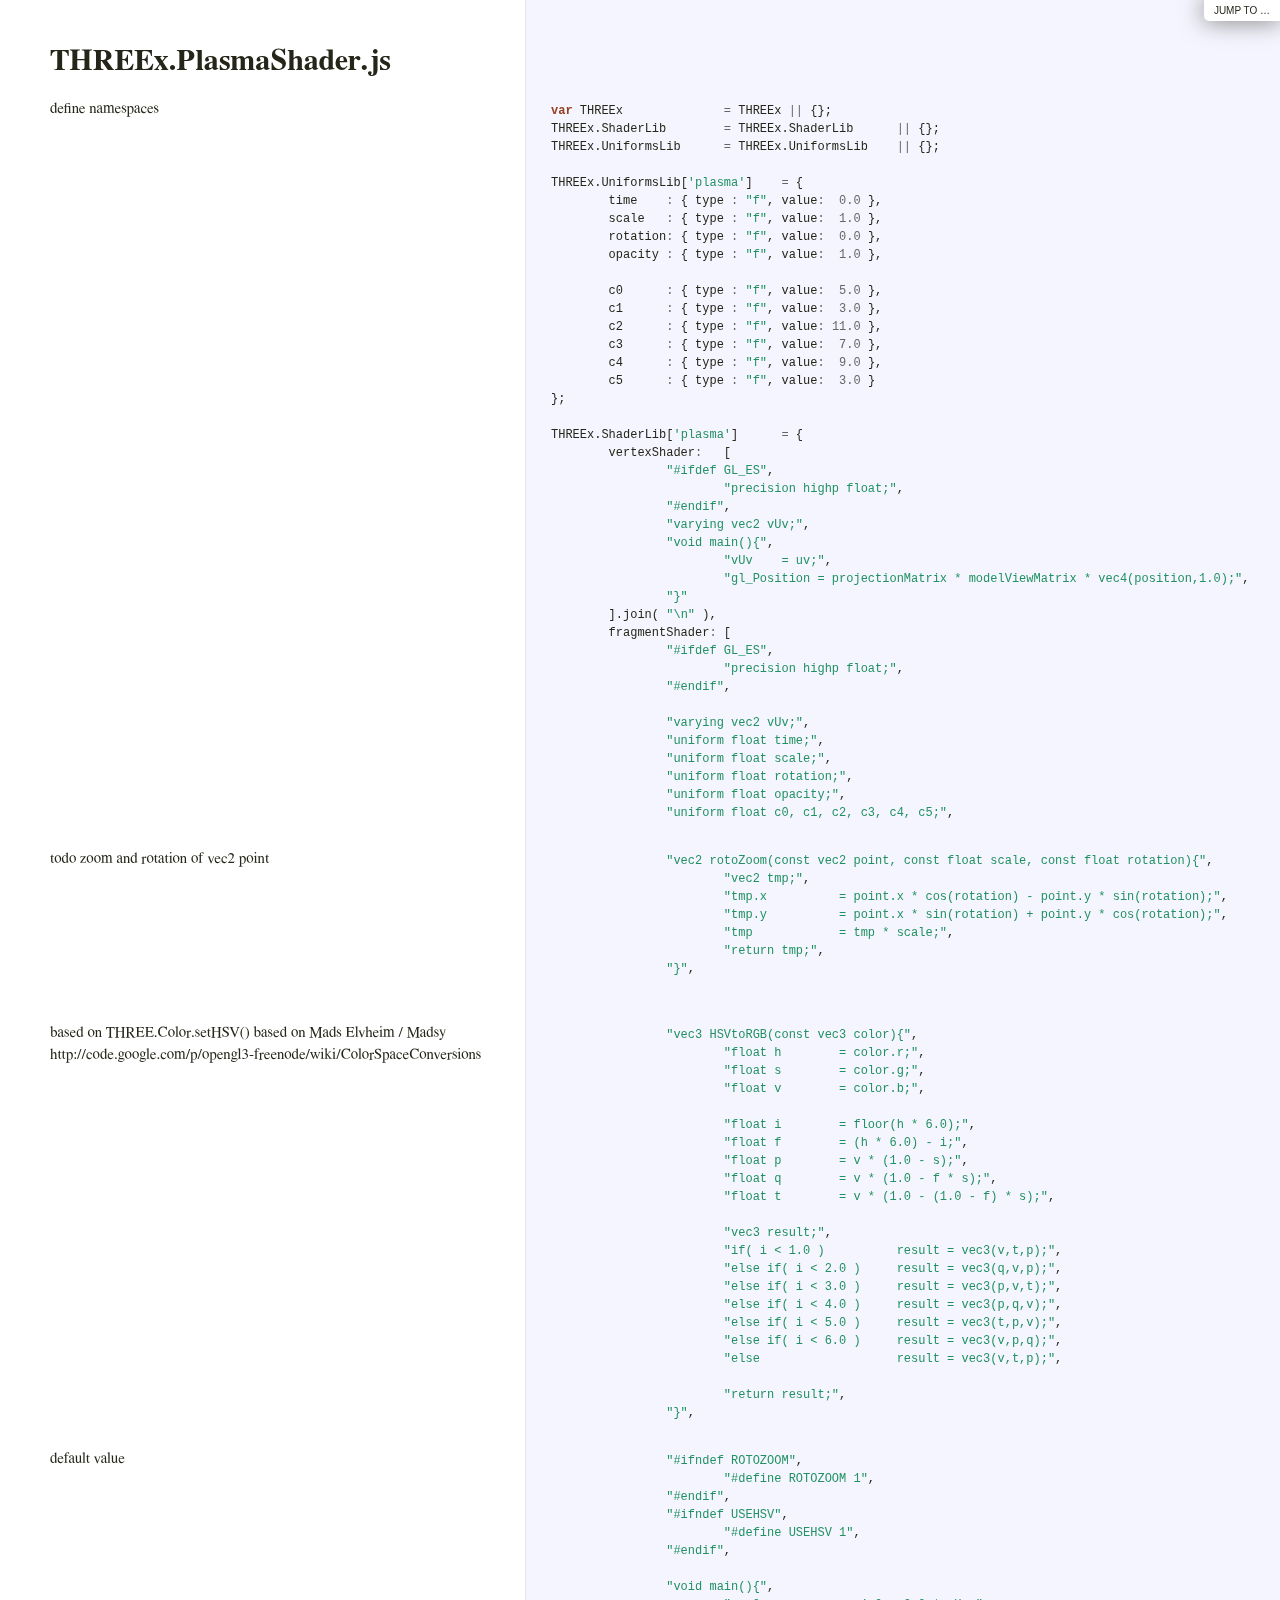
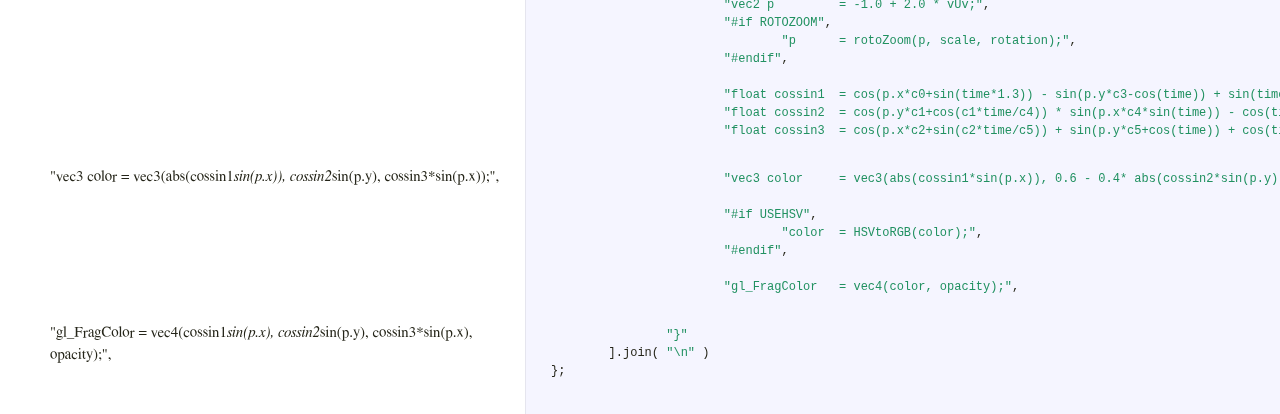
<file: examples/curve_different_orders/vendor/threex/docs/THREEx.PlasmaShader.html>
<!DOCTYPE html>  <html> <head>   <title>THREEx.PlasmaShader.js</title>   <meta http-equiv="content-type" content="text/html; charset=UTF-8">   <link rel="stylesheet" media="all" href="docco.css" /> </head> <body>   <div id="container">     <div id="background"></div>            <div id="jump_to">         Jump To &hellip;         <div id="jump_wrapper">           <div id="jump_page">                                           <a class="source" href="THREEx.CelShader.html">                 THREEx.CelShader.js               </a>                                           <a class="source" href="THREEx.DeviceOrientationState.html">                 THREEx.DeviceOrientationState.js               </a>                                           <a class="source" href="THREEx.FullScreen.html">                 THREEx.FullScreen.js               </a>                                           <a class="source" href="THREEx.GeometryUtils.html">                 THREEx.GeometryUtils.js               </a>                                           <a class="source" href="THREEx.GeometryWobble.html">                 THREEx.GeometryWobble.js               </a>                                           <a class="source" href="THREEx.KeyboardState.html">                 THREEx.KeyboardState.js               </a>                                           <a class="source" href="THREEx.LogoTurtle.html">                 THREEx.LogoTurtle.js               </a>                                           <a class="source" href="THREEx.PlasmaShader.html">                 THREEx.PlasmaShader.js               </a>                                           <a class="source" href="THREEx.SkyMap.html">                 THREEx.SkyMap.js               </a>                                           <a class="source" href="THREEx.WindowResize.html">                 THREEx.WindowResize.js               </a>                                           <a class="source" href="THREEx.glCapability.html">                 THREEx.glCapability.js               </a>                                           <a class="source" href="THREEx.requestAnimationFrame.html">                 THREEx.requestAnimationFrame.js               </a>                                           <a class="source" href="THREEx.screenshot.html">                 THREEx.screenshot.js               </a>                                           <a class="source" href="threex.embedded.html">                 threex.embedded.js               </a>                        </div>         </div>       </div>          <table cellpadding="0" cellspacing="0">       <thead>         <tr>           <th class="docs">             <h1>               THREEx.PlasmaShader.js             </h1>           </th>           <th class="code">           </th>         </tr>       </thead>       <tbody>                               <tr id="section-1">             <td class="docs">               <div class="pilwrap">                 <a class="pilcrow" href="#section-1">&#182;</a>               </div>               <p>define namespaces</p>             </td>             <td class="code">               <div class="highlight"><pre><span class="kd">var</span> <span class="nx">THREEx</span>		<span class="o">=</span> <span class="nx">THREEx</span> <span class="o">||</span> <span class="p">{};</span>
<span class="nx">THREEx</span><span class="p">.</span><span class="nx">ShaderLib</span>	<span class="o">=</span> <span class="nx">THREEx</span><span class="p">.</span><span class="nx">ShaderLib</span>	<span class="o">||</span> <span class="p">{};</span>
<span class="nx">THREEx</span><span class="p">.</span><span class="nx">UniformsLib</span>	<span class="o">=</span> <span class="nx">THREEx</span><span class="p">.</span><span class="nx">UniformsLib</span>	<span class="o">||</span> <span class="p">{};</span>

<span class="nx">THREEx</span><span class="p">.</span><span class="nx">UniformsLib</span><span class="p">[</span><span class="s1">&#39;plasma&#39;</span><span class="p">]</span>	<span class="o">=</span> <span class="p">{</span>
	<span class="nx">time</span>	<span class="o">:</span> <span class="p">{</span> <span class="nx">type</span> <span class="o">:</span> <span class="s2">&quot;f&quot;</span><span class="p">,</span> <span class="nx">value</span><span class="o">:</span>  <span class="mf">0.0</span> <span class="p">},</span>
	<span class="nx">scale</span>	<span class="o">:</span> <span class="p">{</span> <span class="nx">type</span> <span class="o">:</span> <span class="s2">&quot;f&quot;</span><span class="p">,</span> <span class="nx">value</span><span class="o">:</span>  <span class="mf">1.0</span> <span class="p">},</span>
	<span class="nx">rotation</span><span class="o">:</span> <span class="p">{</span> <span class="nx">type</span> <span class="o">:</span> <span class="s2">&quot;f&quot;</span><span class="p">,</span> <span class="nx">value</span><span class="o">:</span>  <span class="mf">0.0</span> <span class="p">},</span>
	<span class="nx">opacity</span>	<span class="o">:</span> <span class="p">{</span> <span class="nx">type</span> <span class="o">:</span> <span class="s2">&quot;f&quot;</span><span class="p">,</span> <span class="nx">value</span><span class="o">:</span>  <span class="mf">1.0</span> <span class="p">},</span>

	<span class="nx">c0</span>	<span class="o">:</span> <span class="p">{</span> <span class="nx">type</span> <span class="o">:</span> <span class="s2">&quot;f&quot;</span><span class="p">,</span> <span class="nx">value</span><span class="o">:</span>  <span class="mf">5.0</span> <span class="p">},</span>
	<span class="nx">c1</span>	<span class="o">:</span> <span class="p">{</span> <span class="nx">type</span> <span class="o">:</span> <span class="s2">&quot;f&quot;</span><span class="p">,</span> <span class="nx">value</span><span class="o">:</span>  <span class="mf">3.0</span> <span class="p">},</span>
	<span class="nx">c2</span>	<span class="o">:</span> <span class="p">{</span> <span class="nx">type</span> <span class="o">:</span> <span class="s2">&quot;f&quot;</span><span class="p">,</span> <span class="nx">value</span><span class="o">:</span> <span class="mf">11.0</span> <span class="p">},</span>
	<span class="nx">c3</span>	<span class="o">:</span> <span class="p">{</span> <span class="nx">type</span> <span class="o">:</span> <span class="s2">&quot;f&quot;</span><span class="p">,</span> <span class="nx">value</span><span class="o">:</span>  <span class="mf">7.0</span> <span class="p">},</span>
	<span class="nx">c4</span>	<span class="o">:</span> <span class="p">{</span> <span class="nx">type</span> <span class="o">:</span> <span class="s2">&quot;f&quot;</span><span class="p">,</span> <span class="nx">value</span><span class="o">:</span>  <span class="mf">9.0</span> <span class="p">},</span>
	<span class="nx">c5</span>	<span class="o">:</span> <span class="p">{</span> <span class="nx">type</span> <span class="o">:</span> <span class="s2">&quot;f&quot;</span><span class="p">,</span> <span class="nx">value</span><span class="o">:</span>  <span class="mf">3.0</span> <span class="p">}</span>	
<span class="p">};</span>

<span class="nx">THREEx</span><span class="p">.</span><span class="nx">ShaderLib</span><span class="p">[</span><span class="s1">&#39;plasma&#39;</span><span class="p">]</span>	<span class="o">=</span> <span class="p">{</span>
	<span class="nx">vertexShader</span><span class="o">:</span>	<span class="p">[</span>
		<span class="s2">&quot;#ifdef GL_ES&quot;</span><span class="p">,</span>
			<span class="s2">&quot;precision highp float;&quot;</span><span class="p">,</span>
		<span class="s2">&quot;#endif&quot;</span><span class="p">,</span>
		<span class="s2">&quot;varying vec2 vUv;&quot;</span><span class="p">,</span>
		<span class="s2">&quot;void main(){&quot;</span><span class="p">,</span>
			<span class="s2">&quot;vUv	= uv;&quot;</span><span class="p">,</span>
			<span class="s2">&quot;gl_Position = projectionMatrix * modelViewMatrix * vec4(position,1.0);&quot;</span><span class="p">,</span>
		<span class="s2">&quot;}&quot;</span>
	<span class="p">].</span><span class="nx">join</span><span class="p">(</span> <span class="s2">&quot;\n&quot;</span> <span class="p">),</span>
	<span class="nx">fragmentShader</span><span class="o">:</span> <span class="p">[</span>
		<span class="s2">&quot;#ifdef GL_ES&quot;</span><span class="p">,</span>
			<span class="s2">&quot;precision highp float;&quot;</span><span class="p">,</span>
		<span class="s2">&quot;#endif&quot;</span><span class="p">,</span>
		
		<span class="s2">&quot;varying vec2 vUv;&quot;</span><span class="p">,</span>
		<span class="s2">&quot;uniform float time;&quot;</span><span class="p">,</span>
		<span class="s2">&quot;uniform float scale;&quot;</span><span class="p">,</span>
		<span class="s2">&quot;uniform float rotation;&quot;</span><span class="p">,</span>
		<span class="s2">&quot;uniform float opacity;&quot;</span><span class="p">,</span>
		<span class="s2">&quot;uniform float c0, c1, c2, c3, c4, c5;&quot;</span><span class="p">,</span></pre></div>             </td>           </tr>                               <tr id="section-2">             <td class="docs">               <div class="pilwrap">                 <a class="pilcrow" href="#section-2">&#182;</a>               </div>               <p>todo zoom and rotation of vec2 point</p>             </td>             <td class="code">               <div class="highlight"><pre>		<span class="s2">&quot;vec2 rotoZoom(const vec2 point, const float scale, const float rotation){&quot;</span><span class="p">,</span>
			<span class="s2">&quot;vec2 tmp;&quot;</span><span class="p">,</span>
			<span class="s2">&quot;tmp.x		= point.x * cos(rotation) - point.y * sin(rotation);&quot;</span><span class="p">,</span>
			<span class="s2">&quot;tmp.y		= point.x * sin(rotation) + point.y * cos(rotation);&quot;</span><span class="p">,</span>
			<span class="s2">&quot;tmp		= tmp * scale;&quot;</span><span class="p">,</span>
			<span class="s2">&quot;return tmp;&quot;</span><span class="p">,</span>
		<span class="s2">&quot;}&quot;</span><span class="p">,</span>
		</pre></div>             </td>           </tr>                               <tr id="section-3">             <td class="docs">               <div class="pilwrap">                 <a class="pilcrow" href="#section-3">&#182;</a>               </div>               <p>based on THREE.Color.setHSV()
based on Mads Elvheim / Madsy http://code.google.com/p/opengl3-freenode/wiki/ColorSpaceConversions</p>             </td>             <td class="code">               <div class="highlight"><pre>		<span class="s2">&quot;vec3 HSVtoRGB(const vec3 color){&quot;</span><span class="p">,</span>
			<span class="s2">&quot;float h	= color.r;&quot;</span><span class="p">,</span>
			<span class="s2">&quot;float s	= color.g;&quot;</span><span class="p">,</span>
			<span class="s2">&quot;float v	= color.b;&quot;</span><span class="p">,</span>

			<span class="s2">&quot;float i	= floor(h * 6.0);&quot;</span><span class="p">,</span>
			<span class="s2">&quot;float f	= (h * 6.0) - i;&quot;</span><span class="p">,</span>
			<span class="s2">&quot;float p	= v * (1.0 - s);&quot;</span><span class="p">,</span>
			<span class="s2">&quot;float q	= v * (1.0 - f * s);&quot;</span><span class="p">,</span>
			<span class="s2">&quot;float t	= v * (1.0 - (1.0 - f) * s);&quot;</span><span class="p">,</span>

			<span class="s2">&quot;vec3 result;&quot;</span><span class="p">,</span>
			<span class="s2">&quot;if( i &lt; 1.0 )		result = vec3(v,t,p);&quot;</span><span class="p">,</span>
			<span class="s2">&quot;else if( i &lt; 2.0 )	result = vec3(q,v,p);&quot;</span><span class="p">,</span>
			<span class="s2">&quot;else if( i &lt; 3.0 )	result = vec3(p,v,t);&quot;</span><span class="p">,</span>
			<span class="s2">&quot;else if( i &lt; 4.0 )	result = vec3(p,q,v);&quot;</span><span class="p">,</span>
			<span class="s2">&quot;else if( i &lt; 5.0 )	result = vec3(t,p,v);&quot;</span><span class="p">,</span>
			<span class="s2">&quot;else if( i &lt; 6.0 )	result = vec3(v,p,q);&quot;</span><span class="p">,</span>
			<span class="s2">&quot;else 			result = vec3(v,t,p);&quot;</span><span class="p">,</span>

			<span class="s2">&quot;return result;&quot;</span><span class="p">,</span>
		<span class="s2">&quot;}&quot;</span><span class="p">,</span></pre></div>             </td>           </tr>                               <tr id="section-4">             <td class="docs">               <div class="pilwrap">                 <a class="pilcrow" href="#section-4">&#182;</a>               </div>               <p>default value</p>             </td>             <td class="code">               <div class="highlight"><pre>		<span class="s2">&quot;#ifndef ROTOZOOM&quot;</span><span class="p">,</span>
			<span class="s2">&quot;#define ROTOZOOM 1&quot;</span><span class="p">,</span>
		<span class="s2">&quot;#endif&quot;</span><span class="p">,</span>
		<span class="s2">&quot;#ifndef USEHSV&quot;</span><span class="p">,</span>
			<span class="s2">&quot;#define USEHSV 1&quot;</span><span class="p">,</span>
		<span class="s2">&quot;#endif&quot;</span><span class="p">,</span>
		
		<span class="s2">&quot;void main(){&quot;</span><span class="p">,</span>
			<span class="s2">&quot;vec2 p		= -1.0 + 2.0 * vUv;&quot;</span><span class="p">,</span>
			<span class="s2">&quot;#if ROTOZOOM&quot;</span><span class="p">,</span>
				<span class="s2">&quot;p 	= rotoZoom(p, scale, rotation);&quot;</span><span class="p">,</span>
			<span class="s2">&quot;#endif&quot;</span><span class="p">,</span>

			<span class="s2">&quot;float cossin1	= cos(p.x*c0+sin(time*1.3)) - sin(p.y*c3-cos(time)) + sin(time);&quot;</span><span class="p">,</span>
			<span class="s2">&quot;float cossin2	= cos(p.y*c1+cos(c1*time/c4)) * sin(p.x*c4*sin(time)) - cos(time);&quot;</span><span class="p">,</span>
			<span class="s2">&quot;float cossin3	= cos(p.x*c2+sin(c2*time/c5)) + sin(p.y*c5+cos(time)) + cos(time);&quot;</span><span class="p">,</span></pre></div>             </td>           </tr>                               <tr id="section-5">             <td class="docs">               <div class="pilwrap">                 <a class="pilcrow" href="#section-5">&#182;</a>               </div>               <p>"vec3 color    = vec3(abs(cossin1<em>sin(p.x)), cossin2</em>sin(p.y), cossin3*sin(p.x));",</p>             </td>             <td class="code">               <div class="highlight"><pre>			<span class="s2">&quot;vec3 color	= vec3(abs(cossin1*sin(p.x)), 0.6 - 0.4* abs(cossin2*sin(p.y)), 0.5 - 0.3*(cossin3*sin(p.x)));&quot;</span><span class="p">,</span>

			<span class="s2">&quot;#if USEHSV&quot;</span><span class="p">,</span>
				<span class="s2">&quot;color	= HSVtoRGB(color);&quot;</span><span class="p">,</span>
			<span class="s2">&quot;#endif&quot;</span><span class="p">,</span>

			<span class="s2">&quot;gl_FragColor	= vec4(color, opacity);&quot;</span><span class="p">,</span></pre></div>             </td>           </tr>                               <tr id="section-6">             <td class="docs">               <div class="pilwrap">                 <a class="pilcrow" href="#section-6">&#182;</a>               </div>               <p>"gl_FragColor    = vec4(cossin1<em>sin(p.x), cossin2</em>sin(p.y), cossin3*sin(p.x), opacity);",</p>             </td>             <td class="code">               <div class="highlight"><pre>		<span class="s2">&quot;}&quot;</span>
	<span class="p">].</span><span class="nx">join</span><span class="p">(</span> <span class="s2">&quot;\n&quot;</span> <span class="p">)</span>
<span class="p">};</span>

</pre></div>             </td>           </tr>                </tbody>     </table>   </div> </body> </html>
</file>
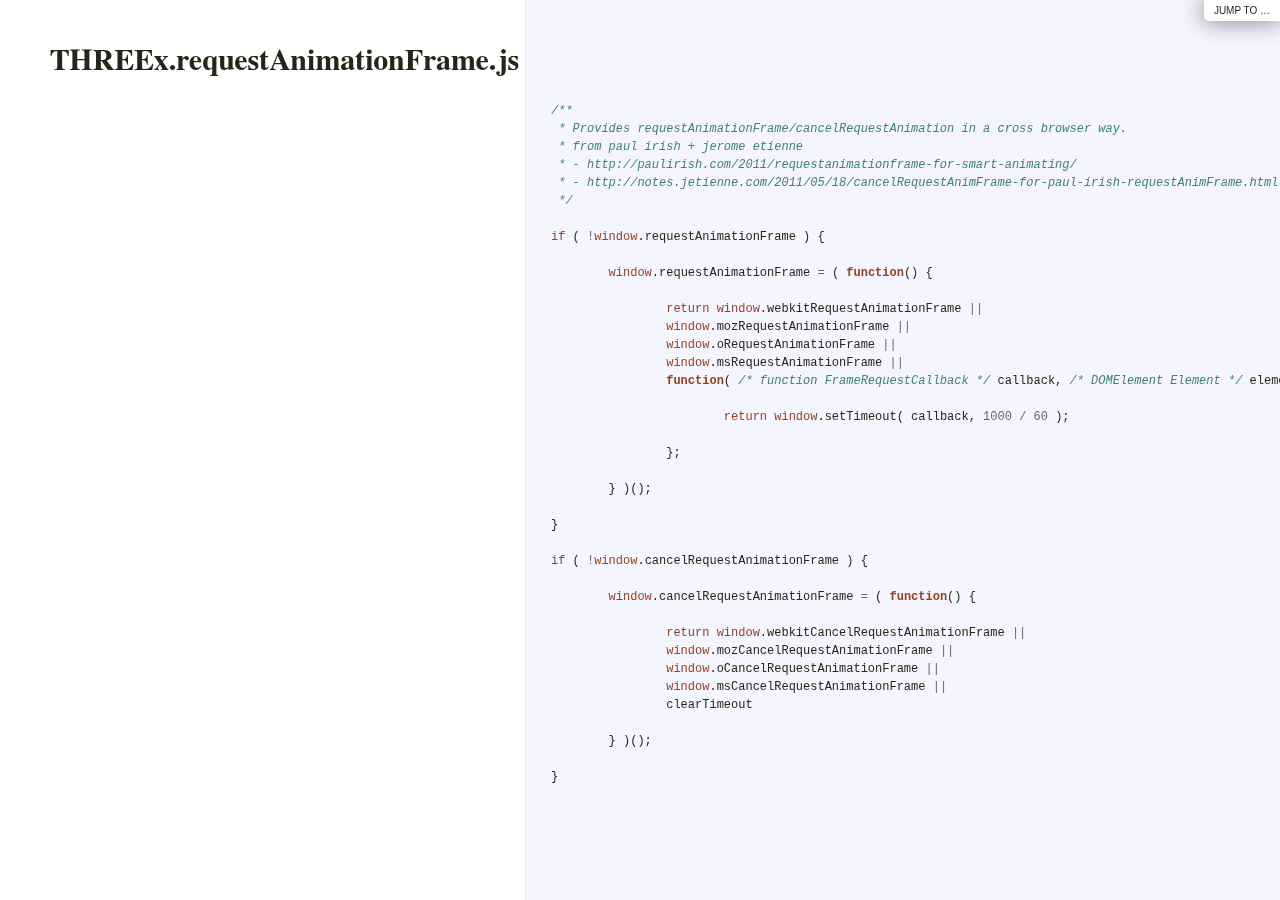
<file: examples/curve_different_orders/vendor/threex/docs/THREEx.requestAnimationFrame.html>
<!DOCTYPE html>  <html> <head>   <title>THREEx.requestAnimationFrame.js</title>   <meta http-equiv="content-type" content="text/html; charset=UTF-8">   <link rel="stylesheet" media="all" href="docco.css" /> </head> <body>   <div id="container">     <div id="background"></div>            <div id="jump_to">         Jump To &hellip;         <div id="jump_wrapper">           <div id="jump_page">                                           <a class="source" href="THREEx.CelShader.html">                 THREEx.CelShader.js               </a>                                           <a class="source" href="THREEx.DeviceOrientationState.html">                 THREEx.DeviceOrientationState.js               </a>                                           <a class="source" href="THREEx.FullScreen.html">                 THREEx.FullScreen.js               </a>                                           <a class="source" href="THREEx.GeometryUtils.html">                 THREEx.GeometryUtils.js               </a>                                           <a class="source" href="THREEx.GeometryWobble.html">                 THREEx.GeometryWobble.js               </a>                                           <a class="source" href="THREEx.KeyboardState.html">                 THREEx.KeyboardState.js               </a>                                           <a class="source" href="THREEx.LogoTurtle.html">                 THREEx.LogoTurtle.js               </a>                                           <a class="source" href="THREEx.PlasmaShader.html">                 THREEx.PlasmaShader.js               </a>                                           <a class="source" href="THREEx.SkyMap.html">                 THREEx.SkyMap.js               </a>                                           <a class="source" href="THREEx.WindowResize.html">                 THREEx.WindowResize.js               </a>                                           <a class="source" href="THREEx.glCapability.html">                 THREEx.glCapability.js               </a>                                           <a class="source" href="THREEx.requestAnimationFrame.html">                 THREEx.requestAnimationFrame.js               </a>                                           <a class="source" href="THREEx.screenshot.html">                 THREEx.screenshot.js               </a>                                           <a class="source" href="threex.embedded.html">                 threex.embedded.js               </a>                        </div>         </div>       </div>          <table cellpadding="0" cellspacing="0">       <thead>         <tr>           <th class="docs">             <h1>               THREEx.requestAnimationFrame.js             </h1>           </th>           <th class="code">           </th>         </tr>       </thead>       <tbody>                               <tr id="section-1">             <td class="docs">               <div class="pilwrap">                 <a class="pilcrow" href="#section-1">&#182;</a>               </div>                            </td>             <td class="code">               <div class="highlight"><pre><span class="cm">/**</span>
<span class="cm"> * Provides requestAnimationFrame/cancelRequestAnimation in a cross browser way.</span>
<span class="cm"> * from paul irish + jerome etienne</span>
<span class="cm"> * - http://paulirish.com/2011/requestanimationframe-for-smart-animating/</span>
<span class="cm"> * - http://notes.jetienne.com/2011/05/18/cancelRequestAnimFrame-for-paul-irish-requestAnimFrame.html</span>
<span class="cm"> */</span>

<span class="k">if</span> <span class="p">(</span> <span class="o">!</span><span class="nb">window</span><span class="p">.</span><span class="nx">requestAnimationFrame</span> <span class="p">)</span> <span class="p">{</span>

	<span class="nb">window</span><span class="p">.</span><span class="nx">requestAnimationFrame</span> <span class="o">=</span> <span class="p">(</span> <span class="kd">function</span><span class="p">()</span> <span class="p">{</span>

		<span class="k">return</span> <span class="nb">window</span><span class="p">.</span><span class="nx">webkitRequestAnimationFrame</span> <span class="o">||</span>
		<span class="nb">window</span><span class="p">.</span><span class="nx">mozRequestAnimationFrame</span> <span class="o">||</span>
		<span class="nb">window</span><span class="p">.</span><span class="nx">oRequestAnimationFrame</span> <span class="o">||</span>
		<span class="nb">window</span><span class="p">.</span><span class="nx">msRequestAnimationFrame</span> <span class="o">||</span>
		<span class="kd">function</span><span class="p">(</span> <span class="cm">/* function FrameRequestCallback */</span> <span class="nx">callback</span><span class="p">,</span> <span class="cm">/* DOMElement Element */</span> <span class="nx">element</span> <span class="p">)</span> <span class="p">{</span>

			<span class="k">return</span> <span class="nb">window</span><span class="p">.</span><span class="nx">setTimeout</span><span class="p">(</span> <span class="nx">callback</span><span class="p">,</span> <span class="mi">1000</span> <span class="o">/</span> <span class="mi">60</span> <span class="p">);</span>

		<span class="p">};</span>

	<span class="p">}</span> <span class="p">)();</span>

<span class="p">}</span>

<span class="k">if</span> <span class="p">(</span> <span class="o">!</span><span class="nb">window</span><span class="p">.</span><span class="nx">cancelRequestAnimationFrame</span> <span class="p">)</span> <span class="p">{</span>

	<span class="nb">window</span><span class="p">.</span><span class="nx">cancelRequestAnimationFrame</span> <span class="o">=</span> <span class="p">(</span> <span class="kd">function</span><span class="p">()</span> <span class="p">{</span>

		<span class="k">return</span> <span class="nb">window</span><span class="p">.</span><span class="nx">webkitCancelRequestAnimationFrame</span> <span class="o">||</span>
		<span class="nb">window</span><span class="p">.</span><span class="nx">mozCancelRequestAnimationFrame</span> <span class="o">||</span>
		<span class="nb">window</span><span class="p">.</span><span class="nx">oCancelRequestAnimationFrame</span> <span class="o">||</span>
		<span class="nb">window</span><span class="p">.</span><span class="nx">msCancelRequestAnimationFrame</span> <span class="o">||</span>
		<span class="nx">clearTimeout</span>

	<span class="p">}</span> <span class="p">)();</span>

<span class="p">}</span>

</pre></div>             </td>           </tr>                </tbody>     </table>   </div> </body> </html>
</file>
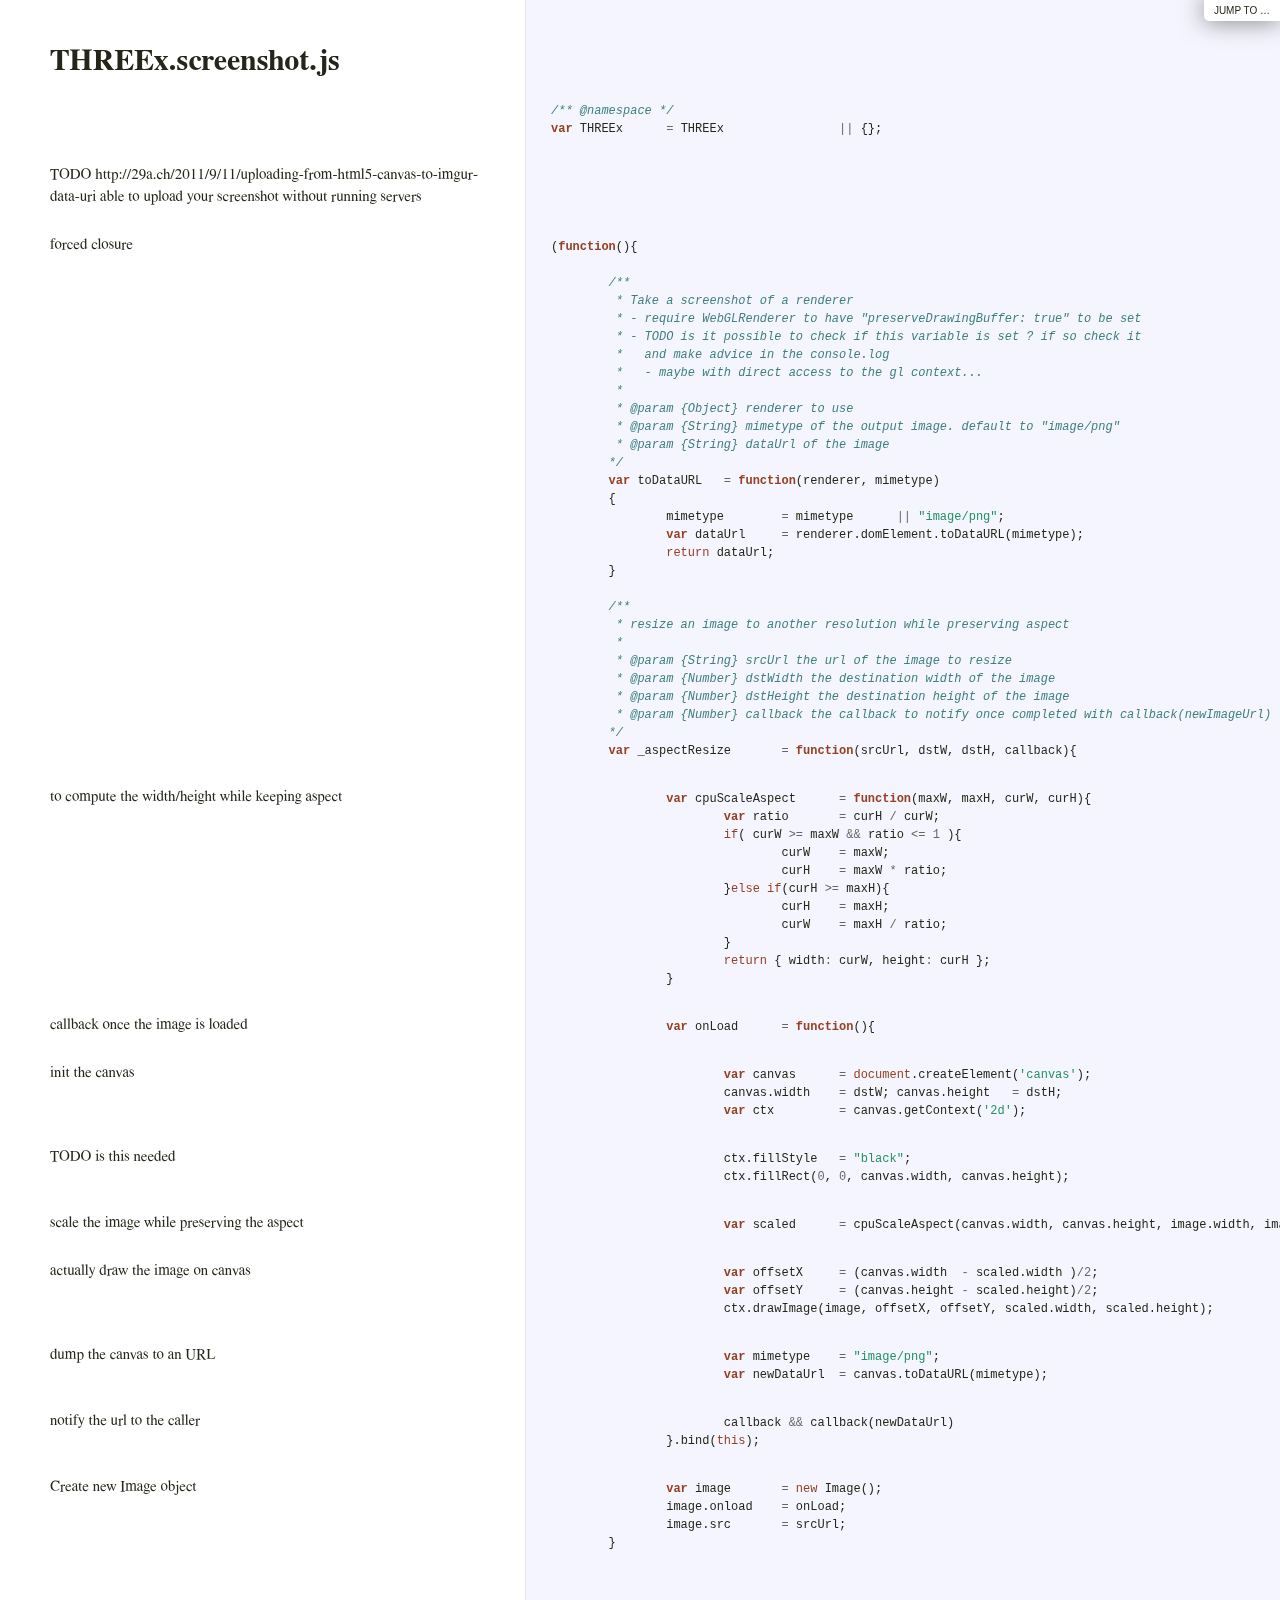
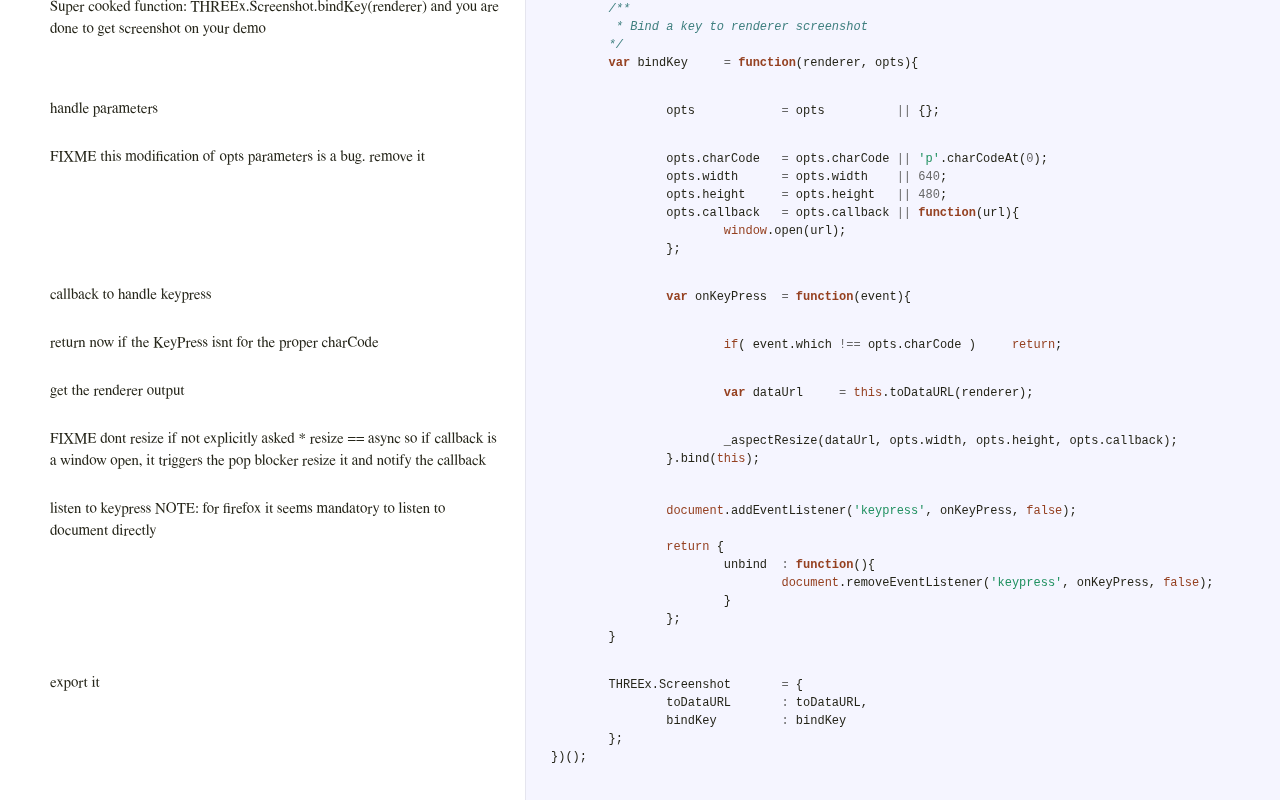
<file: examples/curve_different_orders/vendor/threex/docs/THREEx.screenshot.html>
<!DOCTYPE html>  <html> <head>   <title>THREEx.screenshot.js</title>   <meta http-equiv="content-type" content="text/html; charset=UTF-8">   <link rel="stylesheet" media="all" href="docco.css" /> </head> <body>   <div id="container">     <div id="background"></div>            <div id="jump_to">         Jump To &hellip;         <div id="jump_wrapper">           <div id="jump_page">                                           <a class="source" href="THREEx.CelShader.html">                 THREEx.CelShader.js               </a>                                           <a class="source" href="THREEx.DeviceOrientationState.html">                 THREEx.DeviceOrientationState.js               </a>                                           <a class="source" href="THREEx.FullScreen.html">                 THREEx.FullScreen.js               </a>                                           <a class="source" href="THREEx.GeometryUtils.html">                 THREEx.GeometryUtils.js               </a>                                           <a class="source" href="THREEx.GeometryWobble.html">                 THREEx.GeometryWobble.js               </a>                                           <a class="source" href="THREEx.KeyboardState.html">                 THREEx.KeyboardState.js               </a>                                           <a class="source" href="THREEx.LogoTurtle.html">                 THREEx.LogoTurtle.js               </a>                                           <a class="source" href="THREEx.PlasmaShader.html">                 THREEx.PlasmaShader.js               </a>                                           <a class="source" href="THREEx.SkyMap.html">                 THREEx.SkyMap.js               </a>                                           <a class="source" href="THREEx.WindowResize.html">                 THREEx.WindowResize.js               </a>                                           <a class="source" href="THREEx.glCapability.html">                 THREEx.glCapability.js               </a>                                           <a class="source" href="THREEx.requestAnimationFrame.html">                 THREEx.requestAnimationFrame.js               </a>                                           <a class="source" href="THREEx.screenshot.html">                 THREEx.screenshot.js               </a>                                           <a class="source" href="threex.embedded.html">                 threex.embedded.js               </a>                        </div>         </div>       </div>          <table cellpadding="0" cellspacing="0">       <thead>         <tr>           <th class="docs">             <h1>               THREEx.screenshot.js             </h1>           </th>           <th class="code">           </th>         </tr>       </thead>       <tbody>                               <tr id="section-1">             <td class="docs">               <div class="pilwrap">                 <a class="pilcrow" href="#section-1">&#182;</a>               </div>                            </td>             <td class="code">               <div class="highlight"><pre><span class="cm">/** @namespace */</span>
<span class="kd">var</span> <span class="nx">THREEx</span>	<span class="o">=</span> <span class="nx">THREEx</span> 		<span class="o">||</span> <span class="p">{};</span></pre></div>             </td>           </tr>                               <tr id="section-2">             <td class="docs">               <div class="pilwrap">                 <a class="pilcrow" href="#section-2">&#182;</a>               </div>               <p>TODO http://29a.ch/2011/9/11/uploading-from-html5-canvas-to-imgur-data-uri
able to upload your screenshot without running servers</p>             </td>             <td class="code">               <div class="highlight"><pre></pre></div>             </td>           </tr>                               <tr id="section-3">             <td class="docs">               <div class="pilwrap">                 <a class="pilcrow" href="#section-3">&#182;</a>               </div>               <p>forced closure</p>             </td>             <td class="code">               <div class="highlight"><pre><span class="p">(</span><span class="kd">function</span><span class="p">(){</span>

	<span class="cm">/**</span>
<span class="cm">	 * Take a screenshot of a renderer</span>
<span class="cm">	 * - require WebGLRenderer to have &quot;preserveDrawingBuffer: true&quot; to be set</span>
<span class="cm">	 * - TODO is it possible to check if this variable is set ? if so check it</span>
<span class="cm">	 *   and make advice in the console.log</span>
<span class="cm">	 *   - maybe with direct access to the gl context...</span>
<span class="cm">	 * </span>
<span class="cm">	 * @param {Object} renderer to use</span>
<span class="cm">	 * @param {String} mimetype of the output image. default to &quot;image/png&quot;</span>
<span class="cm">	 * @param {String} dataUrl of the image</span>
<span class="cm">	*/</span>
	<span class="kd">var</span> <span class="nx">toDataURL</span>	<span class="o">=</span> <span class="kd">function</span><span class="p">(</span><span class="nx">renderer</span><span class="p">,</span> <span class="nx">mimetype</span><span class="p">)</span>
	<span class="p">{</span>
		<span class="nx">mimetype</span>	<span class="o">=</span> <span class="nx">mimetype</span>	<span class="o">||</span> <span class="s2">&quot;image/png&quot;</span><span class="p">;</span>
		<span class="kd">var</span> <span class="nx">dataUrl</span>	<span class="o">=</span> <span class="nx">renderer</span><span class="p">.</span><span class="nx">domElement</span><span class="p">.</span><span class="nx">toDataURL</span><span class="p">(</span><span class="nx">mimetype</span><span class="p">);</span>
		<span class="k">return</span> <span class="nx">dataUrl</span><span class="p">;</span>
	<span class="p">}</span>

	<span class="cm">/**</span>
<span class="cm">	 * resize an image to another resolution while preserving aspect</span>
<span class="cm">	 *</span>
<span class="cm">	 * @param {String} srcUrl the url of the image to resize</span>
<span class="cm">	 * @param {Number} dstWidth the destination width of the image</span>
<span class="cm">	 * @param {Number} dstHeight the destination height of the image</span>
<span class="cm">	 * @param {Number} callback the callback to notify once completed with callback(newImageUrl)</span>
<span class="cm">	*/</span>
	<span class="kd">var</span> <span class="nx">_aspectResize</span>	<span class="o">=</span> <span class="kd">function</span><span class="p">(</span><span class="nx">srcUrl</span><span class="p">,</span> <span class="nx">dstW</span><span class="p">,</span> <span class="nx">dstH</span><span class="p">,</span> <span class="nx">callback</span><span class="p">){</span></pre></div>             </td>           </tr>                               <tr id="section-4">             <td class="docs">               <div class="pilwrap">                 <a class="pilcrow" href="#section-4">&#182;</a>               </div>               <p>to compute the width/height while keeping aspect</p>             </td>             <td class="code">               <div class="highlight"><pre>		<span class="kd">var</span> <span class="nx">cpuScaleAspect</span>	<span class="o">=</span> <span class="kd">function</span><span class="p">(</span><span class="nx">maxW</span><span class="p">,</span> <span class="nx">maxH</span><span class="p">,</span> <span class="nx">curW</span><span class="p">,</span> <span class="nx">curH</span><span class="p">){</span>
			<span class="kd">var</span> <span class="nx">ratio</span>	<span class="o">=</span> <span class="nx">curH</span> <span class="o">/</span> <span class="nx">curW</span><span class="p">;</span>
			<span class="k">if</span><span class="p">(</span> <span class="nx">curW</span> <span class="o">&gt;=</span> <span class="nx">maxW</span> <span class="o">&amp;&amp;</span> <span class="nx">ratio</span> <span class="o">&lt;=</span> <span class="mi">1</span> <span class="p">){</span> 
				<span class="nx">curW</span>	<span class="o">=</span> <span class="nx">maxW</span><span class="p">;</span>
				<span class="nx">curH</span>	<span class="o">=</span> <span class="nx">maxW</span> <span class="o">*</span> <span class="nx">ratio</span><span class="p">;</span>
			<span class="p">}</span><span class="k">else</span> <span class="k">if</span><span class="p">(</span><span class="nx">curH</span> <span class="o">&gt;=</span> <span class="nx">maxH</span><span class="p">){</span>
				<span class="nx">curH</span>	<span class="o">=</span> <span class="nx">maxH</span><span class="p">;</span>
				<span class="nx">curW</span>	<span class="o">=</span> <span class="nx">maxH</span> <span class="o">/</span> <span class="nx">ratio</span><span class="p">;</span>
			<span class="p">}</span>
			<span class="k">return</span> <span class="p">{</span> <span class="nx">width</span><span class="o">:</span> <span class="nx">curW</span><span class="p">,</span> <span class="nx">height</span><span class="o">:</span> <span class="nx">curH</span> <span class="p">};</span>
		<span class="p">}</span></pre></div>             </td>           </tr>                               <tr id="section-5">             <td class="docs">               <div class="pilwrap">                 <a class="pilcrow" href="#section-5">&#182;</a>               </div>               <p>callback once the image is loaded</p>             </td>             <td class="code">               <div class="highlight"><pre>		<span class="kd">var</span> <span class="nx">onLoad</span>	<span class="o">=</span> <span class="kd">function</span><span class="p">(){</span></pre></div>             </td>           </tr>                               <tr id="section-6">             <td class="docs">               <div class="pilwrap">                 <a class="pilcrow" href="#section-6">&#182;</a>               </div>               <p>init the canvas</p>             </td>             <td class="code">               <div class="highlight"><pre>			<span class="kd">var</span> <span class="nx">canvas</span>	<span class="o">=</span> <span class="nb">document</span><span class="p">.</span><span class="nx">createElement</span><span class="p">(</span><span class="s1">&#39;canvas&#39;</span><span class="p">);</span>
			<span class="nx">canvas</span><span class="p">.</span><span class="nx">width</span>	<span class="o">=</span> <span class="nx">dstW</span><span class="p">;</span>	<span class="nx">canvas</span><span class="p">.</span><span class="nx">height</span>	<span class="o">=</span> <span class="nx">dstH</span><span class="p">;</span>
			<span class="kd">var</span> <span class="nx">ctx</span>		<span class="o">=</span> <span class="nx">canvas</span><span class="p">.</span><span class="nx">getContext</span><span class="p">(</span><span class="s1">&#39;2d&#39;</span><span class="p">);</span></pre></div>             </td>           </tr>                               <tr id="section-7">             <td class="docs">               <div class="pilwrap">                 <a class="pilcrow" href="#section-7">&#182;</a>               </div>               <p>TODO is this needed</p>             </td>             <td class="code">               <div class="highlight"><pre>			<span class="nx">ctx</span><span class="p">.</span><span class="nx">fillStyle</span>	<span class="o">=</span> <span class="s2">&quot;black&quot;</span><span class="p">;</span>
			<span class="nx">ctx</span><span class="p">.</span><span class="nx">fillRect</span><span class="p">(</span><span class="mi">0</span><span class="p">,</span> <span class="mi">0</span><span class="p">,</span> <span class="nx">canvas</span><span class="p">.</span><span class="nx">width</span><span class="p">,</span> <span class="nx">canvas</span><span class="p">.</span><span class="nx">height</span><span class="p">);</span></pre></div>             </td>           </tr>                               <tr id="section-8">             <td class="docs">               <div class="pilwrap">                 <a class="pilcrow" href="#section-8">&#182;</a>               </div>               <p>scale the image while preserving the aspect</p>             </td>             <td class="code">               <div class="highlight"><pre>			<span class="kd">var</span> <span class="nx">scaled</span>	<span class="o">=</span> <span class="nx">cpuScaleAspect</span><span class="p">(</span><span class="nx">canvas</span><span class="p">.</span><span class="nx">width</span><span class="p">,</span> <span class="nx">canvas</span><span class="p">.</span><span class="nx">height</span><span class="p">,</span> <span class="nx">image</span><span class="p">.</span><span class="nx">width</span><span class="p">,</span> <span class="nx">image</span><span class="p">.</span><span class="nx">height</span><span class="p">);</span></pre></div>             </td>           </tr>                               <tr id="section-9">             <td class="docs">               <div class="pilwrap">                 <a class="pilcrow" href="#section-9">&#182;</a>               </div>               <p>actually draw the image on canvas</p>             </td>             <td class="code">               <div class="highlight"><pre>			<span class="kd">var</span> <span class="nx">offsetX</span>	<span class="o">=</span> <span class="p">(</span><span class="nx">canvas</span><span class="p">.</span><span class="nx">width</span>  <span class="o">-</span> <span class="nx">scaled</span><span class="p">.</span><span class="nx">width</span> <span class="p">)</span><span class="o">/</span><span class="mi">2</span><span class="p">;</span>
			<span class="kd">var</span> <span class="nx">offsetY</span>	<span class="o">=</span> <span class="p">(</span><span class="nx">canvas</span><span class="p">.</span><span class="nx">height</span> <span class="o">-</span> <span class="nx">scaled</span><span class="p">.</span><span class="nx">height</span><span class="p">)</span><span class="o">/</span><span class="mi">2</span><span class="p">;</span>
			<span class="nx">ctx</span><span class="p">.</span><span class="nx">drawImage</span><span class="p">(</span><span class="nx">image</span><span class="p">,</span> <span class="nx">offsetX</span><span class="p">,</span> <span class="nx">offsetY</span><span class="p">,</span> <span class="nx">scaled</span><span class="p">.</span><span class="nx">width</span><span class="p">,</span> <span class="nx">scaled</span><span class="p">.</span><span class="nx">height</span><span class="p">);</span></pre></div>             </td>           </tr>                               <tr id="section-10">             <td class="docs">               <div class="pilwrap">                 <a class="pilcrow" href="#section-10">&#182;</a>               </div>               <p>dump the canvas to an URL        </p>             </td>             <td class="code">               <div class="highlight"><pre>			<span class="kd">var</span> <span class="nx">mimetype</span>	<span class="o">=</span> <span class="s2">&quot;image/png&quot;</span><span class="p">;</span>
			<span class="kd">var</span> <span class="nx">newDataUrl</span>	<span class="o">=</span> <span class="nx">canvas</span><span class="p">.</span><span class="nx">toDataURL</span><span class="p">(</span><span class="nx">mimetype</span><span class="p">);</span></pre></div>             </td>           </tr>                               <tr id="section-11">             <td class="docs">               <div class="pilwrap">                 <a class="pilcrow" href="#section-11">&#182;</a>               </div>               <p>notify the url to the caller</p>             </td>             <td class="code">               <div class="highlight"><pre>			<span class="nx">callback</span> <span class="o">&amp;&amp;</span> <span class="nx">callback</span><span class="p">(</span><span class="nx">newDataUrl</span><span class="p">)</span>
		<span class="p">}.</span><span class="nx">bind</span><span class="p">(</span><span class="k">this</span><span class="p">);</span></pre></div>             </td>           </tr>                               <tr id="section-12">             <td class="docs">               <div class="pilwrap">                 <a class="pilcrow" href="#section-12">&#182;</a>               </div>               <p>Create new Image object</p>             </td>             <td class="code">               <div class="highlight"><pre>		<span class="kd">var</span> <span class="nx">image</span> 	<span class="o">=</span> <span class="k">new</span> <span class="nx">Image</span><span class="p">();</span>
		<span class="nx">image</span><span class="p">.</span><span class="nx">onload</span>	<span class="o">=</span> <span class="nx">onLoad</span><span class="p">;</span>
		<span class="nx">image</span><span class="p">.</span><span class="nx">src</span>	<span class="o">=</span> <span class="nx">srcUrl</span><span class="p">;</span>
	<span class="p">}</span>
	</pre></div>             </td>           </tr>                               <tr id="section-13">             <td class="docs">               <div class="pilwrap">                 <a class="pilcrow" href="#section-13">&#182;</a>               </div>               <p>Super cooked function: THREEx.Screenshot.bindKey(renderer)
and you are done to get screenshot on your demo</p>             </td>             <td class="code">               <div class="highlight"><pre>	<span class="cm">/**</span>
<span class="cm">	 * Bind a key to renderer screenshot</span>
<span class="cm">	*/</span>
	<span class="kd">var</span> <span class="nx">bindKey</span>	<span class="o">=</span> <span class="kd">function</span><span class="p">(</span><span class="nx">renderer</span><span class="p">,</span> <span class="nx">opts</span><span class="p">){</span></pre></div>             </td>           </tr>                               <tr id="section-14">             <td class="docs">               <div class="pilwrap">                 <a class="pilcrow" href="#section-14">&#182;</a>               </div>               <p>handle parameters</p>             </td>             <td class="code">               <div class="highlight"><pre>		<span class="nx">opts</span>		<span class="o">=</span> <span class="nx">opts</span>		<span class="o">||</span> <span class="p">{};</span></pre></div>             </td>           </tr>                               <tr id="section-15">             <td class="docs">               <div class="pilwrap">                 <a class="pilcrow" href="#section-15">&#182;</a>               </div>               <p>FIXME this modification of opts parameters is a bug. remove it</p>             </td>             <td class="code">               <div class="highlight"><pre>		<span class="nx">opts</span><span class="p">.</span><span class="nx">charCode</span>	<span class="o">=</span> <span class="nx">opts</span><span class="p">.</span><span class="nx">charCode</span>	<span class="o">||</span> <span class="s1">&#39;p&#39;</span><span class="p">.</span><span class="nx">charCodeAt</span><span class="p">(</span><span class="mi">0</span><span class="p">);</span>
		<span class="nx">opts</span><span class="p">.</span><span class="nx">width</span>	<span class="o">=</span> <span class="nx">opts</span><span class="p">.</span><span class="nx">width</span>	<span class="o">||</span> <span class="mi">640</span><span class="p">;</span>
		<span class="nx">opts</span><span class="p">.</span><span class="nx">height</span>	<span class="o">=</span> <span class="nx">opts</span><span class="p">.</span><span class="nx">height</span>	<span class="o">||</span> <span class="mi">480</span><span class="p">;</span>
		<span class="nx">opts</span><span class="p">.</span><span class="nx">callback</span>	<span class="o">=</span> <span class="nx">opts</span><span class="p">.</span><span class="nx">callback</span>	<span class="o">||</span> <span class="kd">function</span><span class="p">(</span><span class="nx">url</span><span class="p">){</span>
			<span class="nb">window</span><span class="p">.</span><span class="nx">open</span><span class="p">(</span><span class="nx">url</span><span class="p">);</span>
		<span class="p">};</span></pre></div>             </td>           </tr>                               <tr id="section-16">             <td class="docs">               <div class="pilwrap">                 <a class="pilcrow" href="#section-16">&#182;</a>               </div>               <p>callback to handle keypress</p>             </td>             <td class="code">               <div class="highlight"><pre>		<span class="kd">var</span> <span class="nx">onKeyPress</span>	<span class="o">=</span> <span class="kd">function</span><span class="p">(</span><span class="nx">event</span><span class="p">){</span></pre></div>             </td>           </tr>                               <tr id="section-17">             <td class="docs">               <div class="pilwrap">                 <a class="pilcrow" href="#section-17">&#182;</a>               </div>               <p>return now if the KeyPress isnt for the proper charCode</p>             </td>             <td class="code">               <div class="highlight"><pre>			<span class="k">if</span><span class="p">(</span> <span class="nx">event</span><span class="p">.</span><span class="nx">which</span> <span class="o">!==</span> <span class="nx">opts</span><span class="p">.</span><span class="nx">charCode</span> <span class="p">)</span>	<span class="k">return</span><span class="p">;</span></pre></div>             </td>           </tr>                               <tr id="section-18">             <td class="docs">               <div class="pilwrap">                 <a class="pilcrow" href="#section-18">&#182;</a>               </div>               <p>get the renderer output</p>             </td>             <td class="code">               <div class="highlight"><pre>			<span class="kd">var</span> <span class="nx">dataUrl</span>	<span class="o">=</span> <span class="k">this</span><span class="p">.</span><span class="nx">toDataURL</span><span class="p">(</span><span class="nx">renderer</span><span class="p">);</span></pre></div>             </td>           </tr>                               <tr id="section-19">             <td class="docs">               <div class="pilwrap">                 <a class="pilcrow" href="#section-19">&#182;</a>               </div>               <p>FIXME dont resize if not explicitly asked
* resize == async so if callback is a window open, it triggers the pop blocker
resize it and notify the callback</p>             </td>             <td class="code">               <div class="highlight"><pre>			<span class="nx">_aspectResize</span><span class="p">(</span><span class="nx">dataUrl</span><span class="p">,</span> <span class="nx">opts</span><span class="p">.</span><span class="nx">width</span><span class="p">,</span> <span class="nx">opts</span><span class="p">.</span><span class="nx">height</span><span class="p">,</span> <span class="nx">opts</span><span class="p">.</span><span class="nx">callback</span><span class="p">);</span>
		<span class="p">}.</span><span class="nx">bind</span><span class="p">(</span><span class="k">this</span><span class="p">);</span></pre></div>             </td>           </tr>                               <tr id="section-20">             <td class="docs">               <div class="pilwrap">                 <a class="pilcrow" href="#section-20">&#182;</a>               </div>               <p>listen to keypress
NOTE: for firefox it seems mandatory to listen to document directly</p>             </td>             <td class="code">               <div class="highlight"><pre>		<span class="nb">document</span><span class="p">.</span><span class="nx">addEventListener</span><span class="p">(</span><span class="s1">&#39;keypress&#39;</span><span class="p">,</span> <span class="nx">onKeyPress</span><span class="p">,</span> <span class="kc">false</span><span class="p">);</span>

		<span class="k">return</span> <span class="p">{</span>
			<span class="nx">unbind</span>	<span class="o">:</span> <span class="kd">function</span><span class="p">(){</span>
				<span class="nb">document</span><span class="p">.</span><span class="nx">removeEventListener</span><span class="p">(</span><span class="s1">&#39;keypress&#39;</span><span class="p">,</span> <span class="nx">onKeyPress</span><span class="p">,</span> <span class="kc">false</span><span class="p">);</span>
			<span class="p">}</span>
		<span class="p">};</span>
	<span class="p">}</span></pre></div>             </td>           </tr>                               <tr id="section-21">             <td class="docs">               <div class="pilwrap">                 <a class="pilcrow" href="#section-21">&#182;</a>               </div>               <p>export it    </p>             </td>             <td class="code">               <div class="highlight"><pre>	<span class="nx">THREEx</span><span class="p">.</span><span class="nx">Screenshot</span>	<span class="o">=</span> <span class="p">{</span>
		<span class="nx">toDataURL</span>	<span class="o">:</span> <span class="nx">toDataURL</span><span class="p">,</span>
		<span class="nx">bindKey</span>		<span class="o">:</span> <span class="nx">bindKey</span>
	<span class="p">};</span>
<span class="p">})();</span>

</pre></div>             </td>           </tr>                </tbody>     </table>   </div> </body> </html>
</file>
<file: stylesheets/stylesheet.css>
/*******************************************************************************
Slate Theme for Github Pages
by Jason Costello, @jsncostello
*******************************************************************************/

@import url(pygment_trac.css);

/*******************************************************************************
MeyerWeb Reset
*******************************************************************************/

html, body, div, span, applet, object, iframe,
h1, h2, h3, h4, h5, h6, p, blockquote, pre,
a, abbr, acronym, address, big, cite, code,
del, dfn, em, img, ins, kbd, q, s, samp,
small, strike, strong, sub, sup, tt, var,
b, u, i, center,
dl, dt, dd, ol, ul, li,
fieldset, form, label, legend,
table, caption, tbody, tfoot, thead, tr, th, td,
article, aside, canvas, details, embed,
figure, figcaption, footer, header, hgroup,
menu, nav, output, ruby, section, summary,
time, mark, audio, video {
  margin: 0;
  padding: 0;
  border: 0;
  font: inherit;
  vertical-align: baseline;
}

/* HTML5 display-role reset for older browsers */
article, aside, details, figcaption, figure,
footer, header, hgroup, menu, nav, section {
  display: block;
}

ol, ul {
  list-style: none;
}

blockquote, q {
}

table {
  border-collapse: collapse;
  border-spacing: 0;
}

a:focus {
  outline: none;
}

/*******************************************************************************
Theme Styles
*******************************************************************************/

body {
  box-sizing: border-box;
  color:#373737;
  background: #212121;
  font-size: 16px;
  font-family: 'Myriad Pro', Calibri, Helvetica, Arial, sans-serif;
  line-height: 1.5;
  -webkit-font-smoothing: antialiased;
}

h1, h2, h3, h4, h5, h6 {
  margin: 10px 0;
  font-weight: 700;
  color:#222222;
  font-family: 'Lucida Grande', 'Calibri', Helvetica, Arial, sans-serif;
  letter-spacing: -1px;
}

h1 {
  font-size: 36px;
  font-weight: 700;
}

h2 {
  padding-bottom: 10px;
  font-size: 32px;
  background: url('../images/bg_hr.png') repeat-x bottom;
}

h3 {
  font-size: 24px;
}

h4 {
  font-size: 21px;
}

h5 {
  font-size: 18px;
}

h6 {
  font-size: 16px;
}

p {
  margin: 10px 0 15px 0;
}

footer p {
  color: #f2f2f2;
}

a {
  text-decoration: none;
  color: #007edf;
  text-shadow: none;

  transition: color 0.5s ease;
  transition: text-shadow 0.5s ease;
  -webkit-transition: color 0.5s ease;
  -webkit-transition: text-shadow 0.5s ease;
  -moz-transition: color 0.5s ease;
  -moz-transition: text-shadow 0.5s ease;
  -o-transition: color 0.5s ease;
  -o-transition: text-shadow 0.5s ease;
  -ms-transition: color 0.5s ease;
  -ms-transition: text-shadow 0.5s ease;
}

#main_content a:hover {
  color: #0069ba;
  text-shadow: #0090ff 0px 0px 2px;
}

footer a:hover {
  color: #43adff;
  text-shadow: #0090ff 0px 0px 2px;
}

em {
  font-style: italic;
}

strong {
  font-weight: bold;
}

img {
  position: relative;
  margin: 0 auto;
  max-width: 739px;
  padding: 5px;
  margin: 10px 0 10px 0;
  border: 1px solid #ebebeb;

  box-shadow: 0 0 5px #ebebeb;
  -webkit-box-shadow: 0 0 5px #ebebeb;
  -moz-box-shadow: 0 0 5px #ebebeb;
  -o-box-shadow: 0 0 5px #ebebeb;
  -ms-box-shadow: 0 0 5px #ebebeb;
}

pre, code {
  width: 100%;
  color: #222;
  background-color: #fff;

  font-family: Monaco, "Bitstream Vera Sans Mono", "Lucida Console", Terminal, monospace;
  font-size: 14px;

  border-radius: 2px;
  -moz-border-radius: 2px;
  -webkit-border-radius: 2px;



}

pre {
  width: 100%;
  padding: 10px;
  box-shadow: 0 0 10px rgba(0,0,0,.1);
  overflow: auto;
}

code {
  padding: 3px;
  margin: 0 3px;
  box-shadow: 0 0 10px rgba(0,0,0,.1);
}

pre code {
  display: block;
  box-shadow: none;
}

blockquote {
  color: #666;
  margin-bottom: 20px;
  padding: 0 0 0 20px;
  border-left: 3px solid #bbb;
}

ul, ol, dl {
  margin-bottom: 15px
}

ul li {
  list-style: inside;
  padding-left: 20px;
}

ol li {
  list-style: decimal inside;
  padding-left: 20px;
}

dl dt {
  font-weight: bold;
}

dl dd {
  padding-left: 20px;
  font-style: italic;
}

dl p {
  padding-left: 20px;
  font-style: italic;
}

hr {
  height: 1px;
  margin-bottom: 5px;
  border: none;
  background: url('../images/bg_hr.png') repeat-x center;
}

table {
  border: 1px solid #373737;
  margin-bottom: 20px;
  text-align: left;
 }

th {
  font-family: 'Lucida Grande', 'Helvetica Neue', Helvetica, Arial, sans-serif;
  padding: 10px;
  background: #373737;
  color: #fff;
 }

td {
  padding: 10px;
  border: 1px solid #373737;
 }

form {
  background: #f2f2f2;
  padding: 20px;
}

img {
  width: 100%;
  max-width: 100%;
}

/*******************************************************************************
Full-Width Styles
*******************************************************************************/

.outer {
  width: 100%;
}

.inner {
  position: relative;
  max-width: 640px;
  padding: 20px 10px;
  margin: 0 auto;
}

#forkme_banner {
  display: block;
  position: absolute;
  top:0;
  right: 10px;
  z-index: 10;
  padding: 10px 50px 10px 10px;
  color: #fff;
  background: url('../images/blacktocat.png') #0090ff no-repeat 95% 50%;
  font-weight: 700;
  box-shadow: 0 0 10px rgba(0,0,0,.5);
  border-bottom-left-radius: 2px;
  border-bottom-right-radius: 2px;
}

#header_wrap {
  background: #212121;
  background: -moz-linear-gradient(top, #373737, #212121);
  background: -webkit-linear-gradient(top, #373737, #212121);
  background: -ms-linear-gradient(top, #373737, #212121);
  background: -o-linear-gradient(top, #373737, #212121);
  background: linear-gradient(top, #373737, #212121);
}

#header_wrap .inner {
  padding: 50px 10px 30px 10px;
}

#project_title {
  margin: 0;
  color: #fff;
  font-size: 42px;
  font-weight: 700;
  text-shadow: #111 0px 0px 10px;
}

#project_tagline {
  color: #fff;
  font-size: 24px;
  font-weight: 300;
  background: none;
  text-shadow: #111 0px 0px 10px;
}

#downloads {
  position: absolute;
  width: 210px;
  z-index: 10;
  bottom: -40px;
  right: 0;
  height: 70px;
  background: url('../images/icon_download.png') no-repeat 0% 90%;
}

.zip_download_link {
  display: block;
  float: right;
  width: 90px;
  height:70px;
  text-indent: -5000px;
  overflow: hidden;
  background: url(../images/sprite_download.png) no-repeat bottom left;
}

.tar_download_link {
  display: block;
  float: right;
  width: 90px;
  height:70px;
  text-indent: -5000px;
  overflow: hidden;
  background: url(../images/sprite_download.png) no-repeat bottom right;
  margin-left: 10px;
}

.zip_download_link:hover {
  background: url(../images/sprite_download.png) no-repeat top left;
}

.tar_download_link:hover {
  background: url(../images/sprite_download.png) no-repeat top right;
}

#main_content_wrap {
  background: #f2f2f2;
  border-top: 1px solid #111;
  border-bottom: 1px solid #111;
}

#main_content {
  padding-top: 40px;
}

#footer_wrap {
  background: #212121;
}



/*******************************************************************************
Small Device Styles
*******************************************************************************/

@media screen and (max-width: 480px) {
  body {
    font-size:14px;
  }

  #downloads {
    display: none;
  }

  .inner {
    min-width: 320px;
    max-width: 480px;
  }

  #project_title {
  font-size: 32px;
  }

  h1 {
    font-size: 28px;
  }

  h2 {
    font-size: 24px;
  }

  h3 {
    font-size: 21px;
  }

  h4 {
    font-size: 18px;
  }

  h5 {
    font-size: 14px;
  }

  h6 {
    font-size: 12px;
  }

  code, pre {
    min-width: 320px;
    max-width: 480px;
    font-size: 11px;
  }

}
</file>
<file: examples/curve_different_orders/css/main.css>
body {
	overflow	: hidden;
	padding		: 0;
	margin		: 0;

	color		: #222;
	background-color: #BBB;
	font-family	: arial;
	font-size	: 100%;
}
#info .top {
	position	: absolute;
	top		: 0px;
	width		: 100%;
	padding		: 5px;
	text-align	: left;
}
#info a {
	color		: #66F;
	text-decoration	: none;
}
#info a:hover {
	text-decoration	: underline;
}
#info .bottom {
	position	: absolute;
	bottom		: 0px;
	right		: 5px;
	padding		: 5px;
}
</file>
<file: examples/curve_different_orders/vendor/threex/docs/docco.css>
/*--------------------- Layout and Typography ----------------------------*/
body {
  font-family: 'Palatino Linotype', 'Book Antiqua', Palatino, FreeSerif, serif;
  font-size: 15px;
  line-height: 22px;
  color: #252519;
  margin: 0; padding: 0;
}
a {
  color: #261a3b;
}
  a:visited {
    color: #261a3b;
  }
p {
  margin: 0 0 15px 0;
}
h1, h2, h3, h4, h5, h6 {
  margin: 0px 0 15px 0;
}
  h1 {
    margin-top: 40px;
  }
#container {
  position: relative;
}
#background {
  position: fixed;
  top: 0; left: 525px; right: 0; bottom: 0;
  background: #f5f5ff;
  border-left: 1px solid #e5e5ee;
  z-index: -1;
}
#jump_to, #jump_page {
  background: white;
  -webkit-box-shadow: 0 0 25px #777; -moz-box-shadow: 0 0 25px #777;
  -webkit-border-bottom-left-radius: 5px; -moz-border-radius-bottomleft: 5px;
  font: 10px Arial;
  text-transform: uppercase;
  cursor: pointer;
  text-align: right;
}
#jump_to, #jump_wrapper {
  position: fixed;
  right: 0; top: 0;
  padding: 5px 10px;
}
  #jump_wrapper {
    padding: 0;
    display: none;
  }
    #jump_to:hover #jump_wrapper {
      display: block;
    }
    #jump_page {
      padding: 5px 0 3px;
      margin: 0 0 25px 25px;
    }
      #jump_page .source {
        display: block;
        padding: 5px 10px;
        text-decoration: none;
        border-top: 1px solid #eee;
      }
        #jump_page .source:hover {
          background: #f5f5ff;
        }
        #jump_page .source:first-child {
        }
table td {
  border: 0;
  outline: 0;
}
  td.docs, th.docs {
    max-width: 450px;
    min-width: 450px;
    min-height: 5px;
    padding: 10px 25px 1px 50px;
    overflow-x: hidden;
    vertical-align: top;
    text-align: left;
  }
    .docs pre {
      margin: 15px 0 15px;
      padding-left: 15px;
    }
    .docs p tt, .docs p code {
      background: #f8f8ff;
      border: 1px solid #dedede;
      font-size: 12px;
      padding: 0 0.2em;
    }
    .pilwrap {
      position: relative;
    }
      .pilcrow {
        font: 12px Arial;
        text-decoration: none;
        color: #454545;
        position: absolute;
        top: 3px; left: -20px;
        padding: 1px 2px;
        opacity: 0;
        -webkit-transition: opacity 0.2s linear;
      }
        td.docs:hover .pilcrow {
          opacity: 1;
        }
  td.code, th.code {
    padding: 14px 15px 16px 25px;
    width: 100%;
    vertical-align: top;
    background: #f5f5ff;
    border-left: 1px solid #e5e5ee;
  }
    pre, tt, code {
      font-size: 12px; line-height: 18px;
      font-family: Monaco, Consolas, "Lucida Console", monospace;
      margin: 0; padding: 0;
    }


/*---------------------- Syntax Highlighting -----------------------------*/
td.linenos { background-color: #f0f0f0; padding-right: 10px; }
span.lineno { background-color: #f0f0f0; padding: 0 5px 0 5px; }
body .hll { background-color: #ffffcc }
body .c { color: #408080; font-style: italic }  /* Comment */
body .err { border: 1px solid #FF0000 }         /* Error */
body .k { color: #954121 }                      /* Keyword */
body .o { color: #666666 }                      /* Operator */
body .cm { color: #408080; font-style: italic } /* Comment.Multiline */
body .cp { color: #BC7A00 }                     /* Comment.Preproc */
body .c1 { color: #408080; font-style: italic } /* Comment.Single */
body .cs { color: #408080; font-style: italic } /* Comment.Special */
body .gd { color: #A00000 }                     /* Generic.Deleted */
body .ge { font-style: italic }                 /* Generic.Emph */
body .gr { color: #FF0000 }                     /* Generic.Error */
body .gh { color: #000080; font-weight: bold }  /* Generic.Heading */
body .gi { color: #00A000 }                     /* Generic.Inserted */
body .go { color: #808080 }                     /* Generic.Output */
body .gp { color: #000080; font-weight: bold }  /* Generic.Prompt */
body .gs { font-weight: bold }                  /* Generic.Strong */
body .gu { color: #800080; font-weight: bold }  /* Generic.Subheading */
body .gt { color: #0040D0 }                     /* Generic.Traceback */
body .kc { color: #954121 }                     /* Keyword.Constant */
body .kd { color: #954121; font-weight: bold }  /* Keyword.Declaration */
body .kn { color: #954121; font-weight: bold }  /* Keyword.Namespace */
body .kp { color: #954121 }                     /* Keyword.Pseudo */
body .kr { color: #954121; font-weight: bold }  /* Keyword.Reserved */
body .kt { color: #B00040 }                     /* Keyword.Type */
body .m { color: #666666 }                      /* Literal.Number */
body .s { color: #219161 }                      /* Literal.String */
body .na { color: #7D9029 }                     /* Name.Attribute */
body .nb { color: #954121 }                     /* Name.Builtin */
body .nc { color: #0000FF; font-weight: bold }  /* Name.Class */
body .no { color: #880000 }                     /* Name.Constant */
body .nd { color: #AA22FF }                     /* Name.Decorator */
body .ni { color: #999999; font-weight: bold }  /* Name.Entity */
body .ne { color: #D2413A; font-weight: bold }  /* Name.Exception */
body .nf { color: #0000FF }                     /* Name.Function */
body .nl { color: #A0A000 }                     /* Name.Label */
body .nn { color: #0000FF; font-weight: bold }  /* Name.Namespace */
body .nt { color: #954121; font-weight: bold }  /* Name.Tag */
body .nv { color: #19469D }                     /* Name.Variable */
body .ow { color: #AA22FF; font-weight: bold }  /* Operator.Word */
body .w { color: #bbbbbb }                      /* Text.Whitespace */
body .mf { color: #666666 }                     /* Literal.Number.Float */
body .mh { color: #666666 }                     /* Literal.Number.Hex */
body .mi { color: #666666 }                     /* Literal.Number.Integer */
body .mo { color: #666666 }                     /* Literal.Number.Oct */
body .sb { color: #219161 }                     /* Literal.String.Backtick */
body .sc { color: #219161 }                     /* Literal.String.Char */
body .sd { color: #219161; font-style: italic } /* Literal.String.Doc */
body .s2 { color: #219161 }                     /* Literal.String.Double */
body .se { color: #BB6622; font-weight: bold }  /* Literal.String.Escape */
body .sh { color: #219161 }                     /* Literal.String.Heredoc */
body .si { color: #BB6688; font-weight: bold }  /* Literal.String.Interpol */
body .sx { color: #954121 }                     /* Literal.String.Other */
body .sr { color: #BB6688 }                     /* Literal.String.Regex */
body .s1 { color: #219161 }                     /* Literal.String.Single */
body .ss { color: #19469D }                     /* Literal.String.Symbol */
body .bp { color: #954121 }                     /* Name.Builtin.Pseudo */
body .vc { color: #19469D }                     /* Name.Variable.Class */
body .vg { color: #19469D }                     /* Name.Variable.Global */
body .vi { color: #19469D }                     /* Name.Variable.Instance */
body .il { color: #666666 }                     /* Literal.Number.Integer.Long */
</file>
